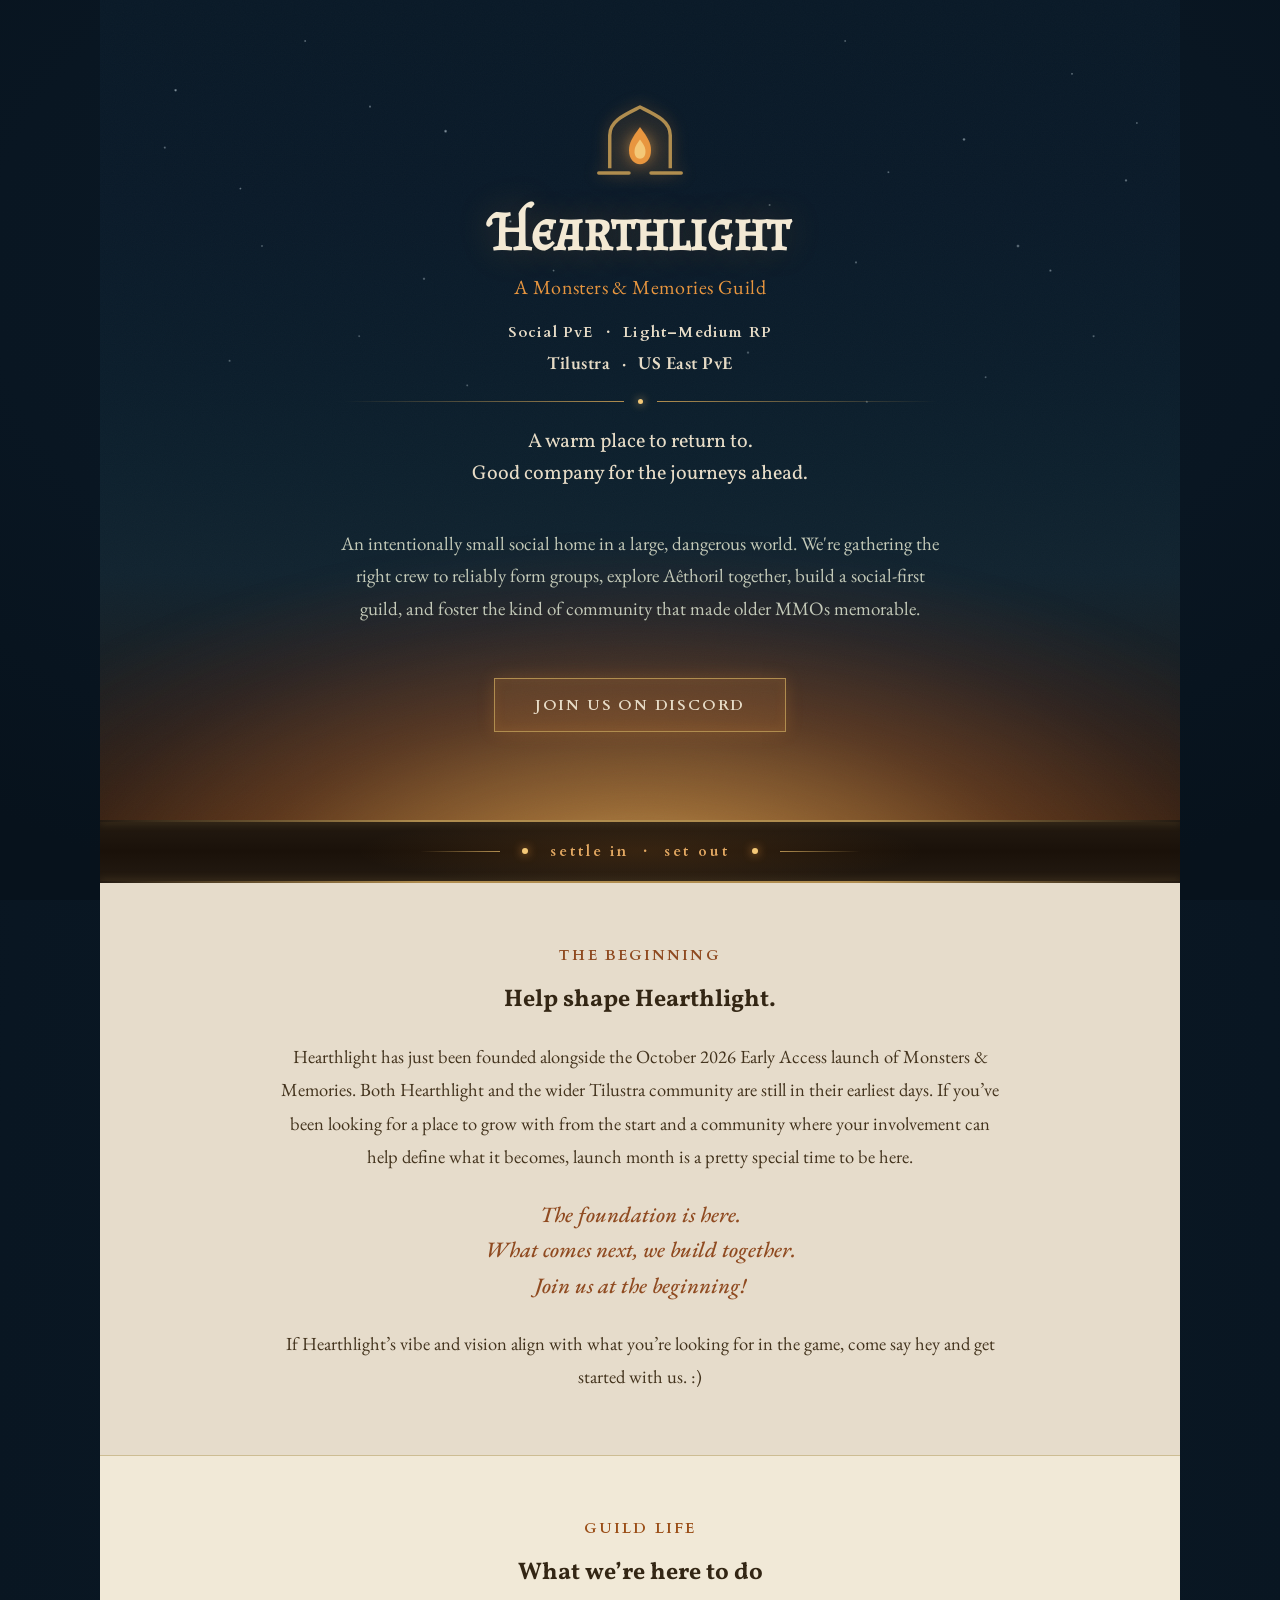
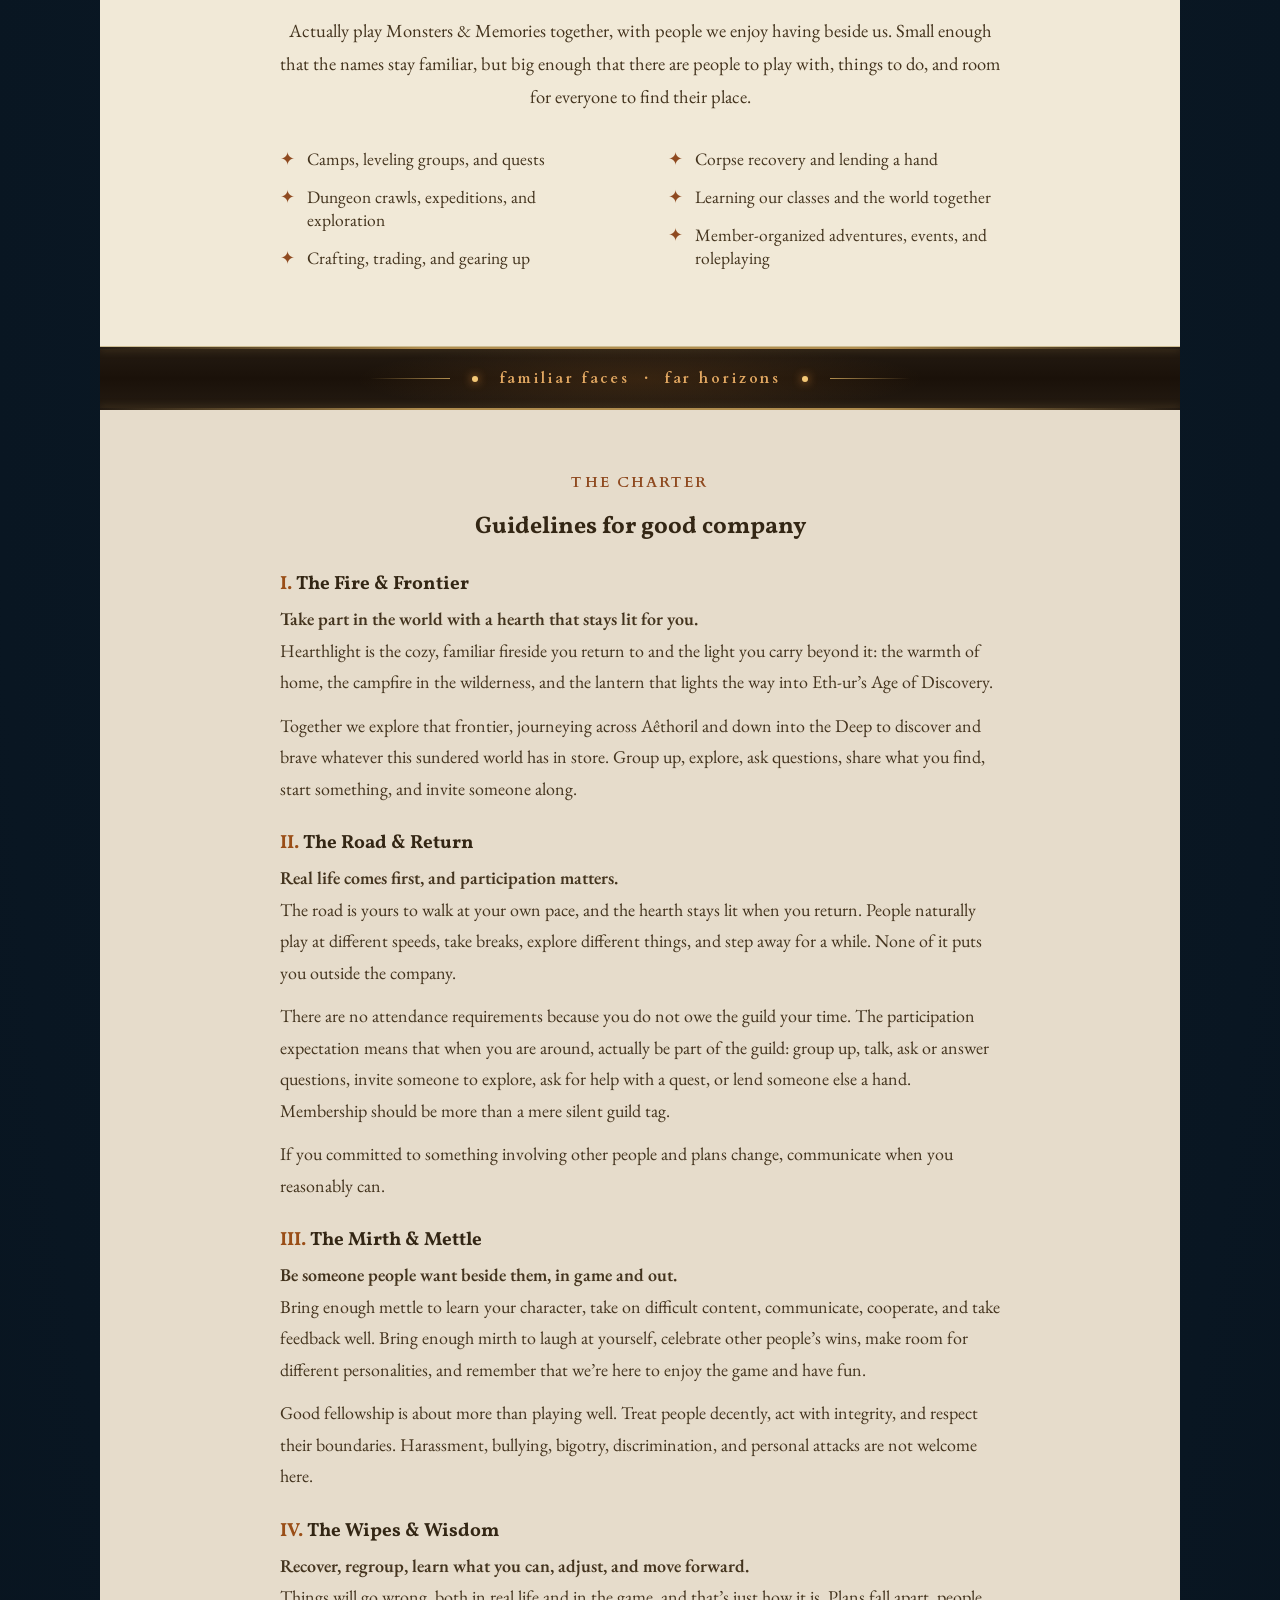
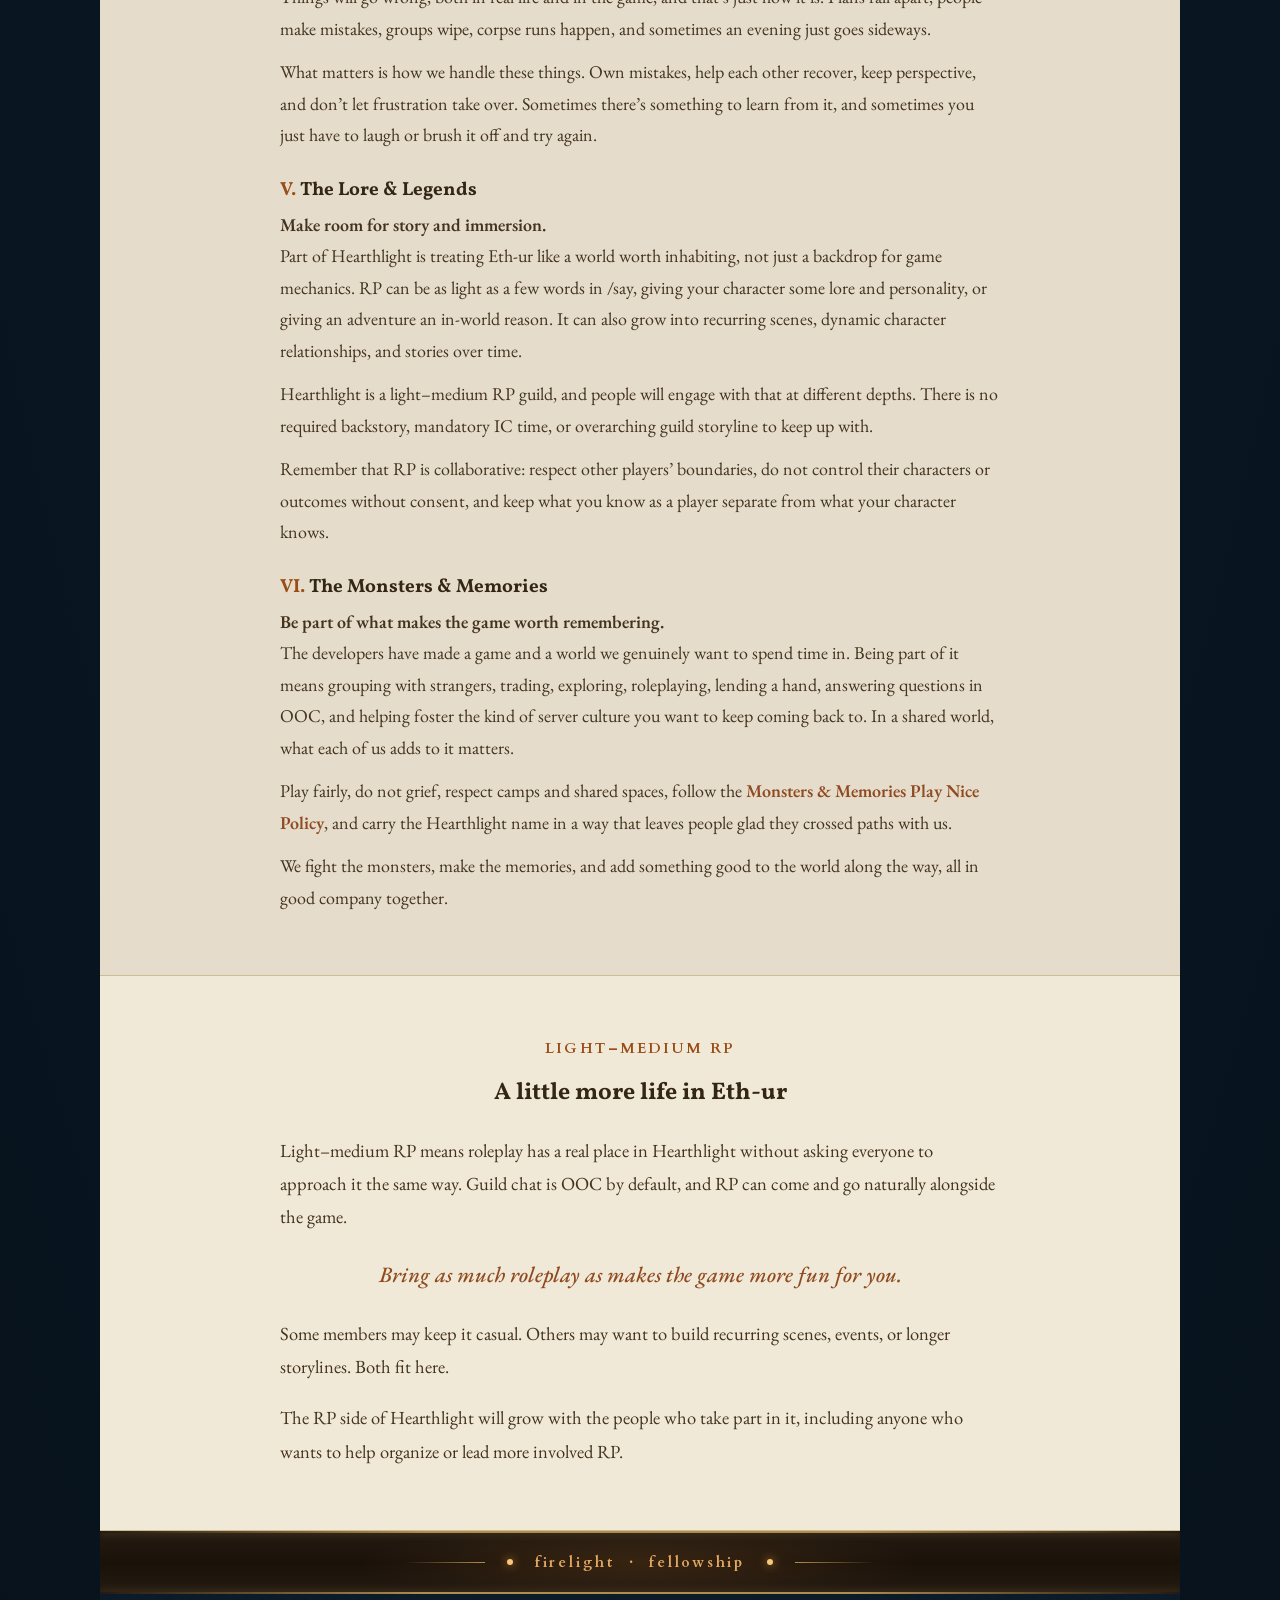
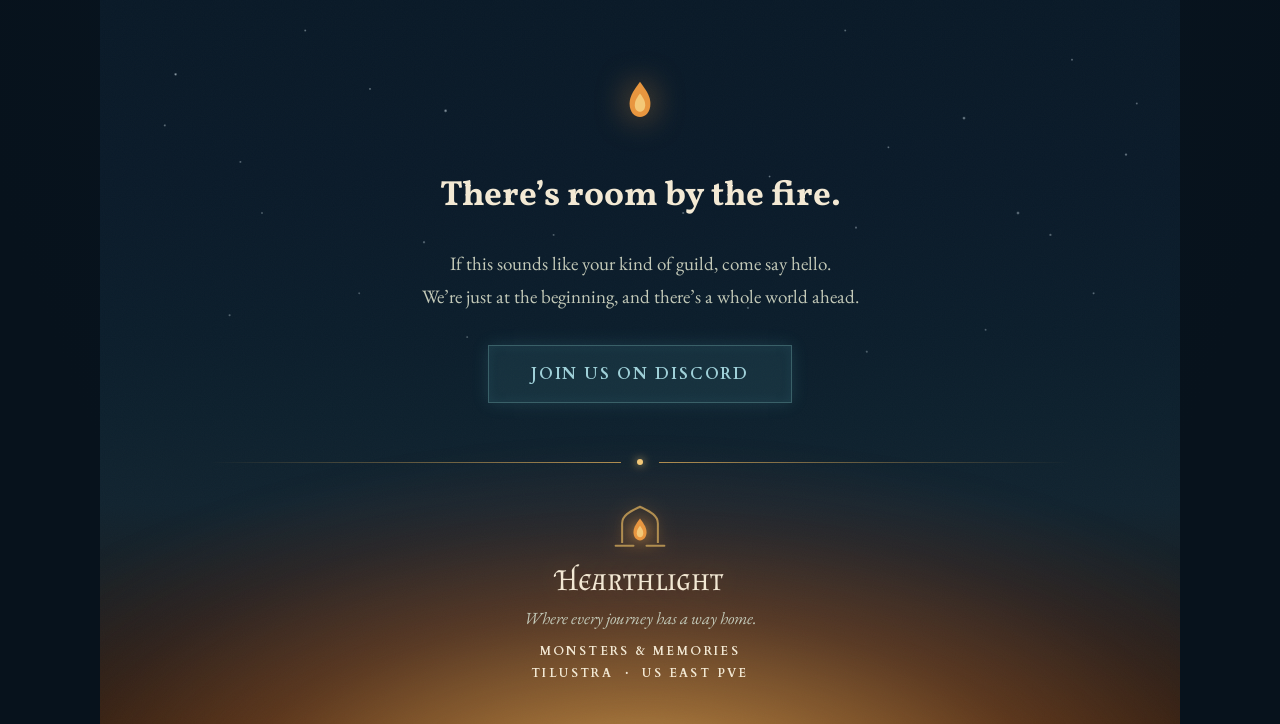
<file: index.html>
<!DOCTYPE html>
<html lang="en">
<head>
  <meta charset="utf-8">
  <meta name="viewport" content="width=device-width, initial-scale=1">
  <title>Hearthlight | Monsters &amp; Memories Guild | Tilustra</title>
  <meta name="description" content="Hearthlight is a new Social PvE and Light–Medium RP guild on Tilustra, US East. Grouping, exploration, and good company in Monsters &amp; Memories.">
  <link rel="canonical" href="https://hearthlightguild.com/">

  <!-- Open Graph (Discord / Facebook / etc.) -->
  <meta property="og:type" content="website">
  <meta property="og:site_name" content="Hearthlight">
  <meta property="og:title" content="Hearthlight · A warm place to return to.">
  <meta property="og:description" content="A new Monsters &amp; Memories guild on Tilustra, US East PvE. Social PvE, Light–Medium RP, and a chance to help shape what comes next.">
  <meta property="og:url" content="https://hearthlightguild.com/">
  <meta property="og:image" content="https://hearthlightguild.com/hearthlight-social.png">
  <meta property="og:image:alt" content="Hearthlight. A warm place to return to. Good company for the journeys ahead. Social PvE and Light–Medium RP on Tilustra.">
  <meta property="og:image:width" content="1200">
  <meta property="og:image:height" content="630">

  <!-- Twitter Card -->
  <meta name="twitter:card" content="summary_large_image">
  <meta name="twitter:title" content="Hearthlight · A warm place to return to.">
  <meta name="twitter:description" content="A new Monsters &amp; Memories guild on Tilustra, US East PvE. Social PvE, Light–Medium RP, and a chance to help shape what comes next.">
  <meta name="twitter:image:alt" content="Hearthlight. A warm place to return to. Good company for the journeys ahead.">
  <meta name="twitter:image" content="https://hearthlightguild.com/hearthlight-social.png">

  <!-- Structured data -->
  <script type="application/ld+json">
{
  "@context": "https://schema.org",
  "@type": "Organization",
  "name": "Hearthlight",
  "description": "Hearthlight is a new Social PvE and Light–Medium RP guild on Tilustra, US East. Grouping, exploration, and good company in Monsters & Memories.",
  "url": "https://hearthlightguild.com/",
  "logo": "https://hearthlightguild.com/hearthlight-mark.svg",
  "foundingDate": "2026-10"
}
  </script>

  <!-- Original flame favicon, with a stable URL for browsers and crawlers. -->
  <link rel="icon" href="favicon.svg" type="image/svg+xml">

  <!-- Discover the four hero typefaces before stylesheet parsing. -->
  <link rel="preload" href="assets/fonts/font-1.woff2" as="font" type="font/woff2" crossorigin>
  <link rel="preload" href="assets/fonts/font-3.woff2" as="font" type="font/woff2" crossorigin>
  <link rel="preload" href="assets/fonts/font-5.woff2" as="font" type="font/woff2" crossorigin>
  <link rel="preload" href="assets/fonts/font-7.woff2" as="font" type="font/woff2" crossorigin>
  <link rel="stylesheet" href="fonts.css">
  <link rel="stylesheet" href="styles.css?v=31dec0de2020">
</head>
<body>
<a class="skip-link" href="#content">Skip to content</a>
<main class="page" id="content">
  <header class="hero" id="top">
    <div class="starfield" aria-hidden="true"></div><div class="ember-glow" aria-hidden="true"></div>
    <div class="hero__inner">
      <span class="logo logo--hero"><svg class="glyph--hero" width="88" height="88" viewBox="0 0 64 64" fill="none" aria-hidden="true">
          <path d="M10 54 L10 30 C10 19.5 21 15 32 9.5 C43 15 54 19.5 54 30 L54 54" stroke="#b08d4f" stroke-width="2.5" stroke-linejoin="round" fill="none"></path>
          <path d="M32 24 C38 32 40 36 40 41 C40 47 36.4 51 32 51 C27.6 51 24 47 24 41 C24 36 26 32 32 24 Z" fill="#e8963f"></path>
          <path d="M32 33 C35 37 36 39 36 42 C36 45.3 34.2 47 32 47 C29.8 47 28 45.3 28 42 C28 39 29 37 32 33 Z" fill="#f4c877"></path>
          <path d="M2 57.5 L24 57.5 M40 57.5 L62 57.5" stroke="#b08d4f" stroke-width="2.5" stroke-linecap="round"></path>
        </svg></span>
      <h1 class="wordmark wordmark--hero">Hearthlight</h1>
      <p class="hero__subtitle">A <a class="mmlink" href="https://monstersandmemories.com" target="_blank" rel="noopener">Monsters &amp; Memories</a> Guild</p>
      <p class="hero__identity">Social PvE <span aria-hidden="true">·</span> Light–Medium RP</p>
      <p class="hero__server">Tilustra <span aria-hidden="true">·</span> US East PvE</p>
      <div class="divider hero__divider" aria-hidden="true"><div class="divider__line divider__line--left"></div><div class="divider__dot"></div><div class="divider__line divider__line--right"></div></div>
      <p class="motto">A warm place to return to.<br>Good company for the journeys ahead.</p>
      <p class="hero__desc">An intentionally small social home in a large, dangerous world. We're gathering the right crew to reliably form groups, explore Aêthoril together, build a social-first guild, and foster the kind of community that made older MMOs memorable.</p>
      <div class="cta-row" data-discord-actions><a class="cta" data-discord href="https://discord.gg/GQsk74s2hz" target="_blank" rel="noopener noreferrer">JOIN US ON DISCORD</a></div>
    </div>
  </header>
  <div class="strip" aria-hidden="true">
    <div class="strip__rule strip__rule--top rule-brass"></div>
    <div class="strip__rule strip__rule--bottom rule-brass"></div>
    <div class="strip__glow"></div>
    <div class="strip__seg strip__seg--l"></div><div class="strip__dot"></div>
    <div class="strip__text">settle in&nbsp;&nbsp;·&nbsp;&nbsp;set out</div>
    <div class="strip__dot"></div><div class="strip__seg strip__seg--r"></div>
  </div>
  <div class="body">
    <section class="section section--deep" id="beginnings" aria-labelledby="founding-title">
      <div class="section-head"><div class="eyebrow">THE BEGINNING</div><h2 class="heading" id="founding-title">Help shape Hearthlight.</h2></div>
      <div class="section-prose founding-prose">
        <p>Hearthlight has just been founded alongside the October 2026 Early Access launch of Monsters &amp; Memories. Both Hearthlight and the wider Tilustra community are still in their earliest days. If you’ve been looking for a place to grow with from the start and a community where your involvement can help define what it becomes, launch month is a pretty special time to be here.</p>
        <blockquote class="founding-quote">The foundation is here.<br>What comes next, we build together.<br>Join us at the beginning!</blockquote>
        <p>If Hearthlight’s vibe and vision align with what you’re looking for in the game, come say hey and get started with us. :)</p>
      </div>
    </section>
    <section class="section" id="guild-life" aria-labelledby="life-title">
      <div class="section-head"><div class="eyebrow">GUILD LIFE</div><h2 class="heading" id="life-title">What we’re here to do</h2></div>
      <p class="lede gl__intro">Actually play Monsters &amp; Memories together, with people we enjoy having beside us. Small enough that the names stay familiar, but big enough that there are people to play with, things to do, and room for everyone to find their place.</p>
      <ul class="dolist">
        <li class="dolist__item"><span class="mark" aria-hidden="true">✦</span>Camps, leveling groups, and quests</li>
        <li class="dolist__item"><span class="mark" aria-hidden="true">✦</span>Dungeon crawls, expeditions, and exploration</li>
        <li class="dolist__item"><span class="mark" aria-hidden="true">✦</span>Crafting, trading, and gearing up</li>
        <li class="dolist__item"><span class="mark" aria-hidden="true">✦</span>Corpse recovery and lending a hand</li>
        <li class="dolist__item"><span class="mark" aria-hidden="true">✦</span>Learning our classes and the world together</li>
        <li class="dolist__item"><span class="mark" aria-hidden="true">✦</span>Member-organized adventures, events, and roleplaying</li>
      </ul>
    </section>
  <div class="strip" aria-hidden="true">
    <div class="strip__rule strip__rule--top rule-brass"></div>
    <div class="strip__rule strip__rule--bottom rule-brass"></div>
    <div class="strip__glow"></div>
    <div class="strip__seg strip__seg--l"></div><div class="strip__dot"></div>
    <div class="strip__text">familiar faces&nbsp;&nbsp;·&nbsp;&nbsp;far horizons</div>
    <div class="strip__dot"></div><div class="strip__seg strip__seg--r"></div>
  </div>
    <section class="section section--deep" id="our-ways" aria-labelledby="ways-title">
      <div class="section-head"><div class="eyebrow">THE CHARTER</div><h2 class="heading" id="ways-title">Guidelines for good company</h2></div>
      <div class="charter-list">
        <div>
          <h3 class="charter-item__title"><span class="num">I.</span> The Fire &amp; Frontier</h3>
          <div class="charter-item__desc">
            <p><strong>Take part in the world with a hearth that stays lit for you.</strong><br>Hearthlight is the cozy, familiar fireside you return to and the light you carry beyond it: the warmth of home, the campfire in the wilderness, and the lantern that lights the way into Eth-ur’s Age of Discovery.</p>
            <p>Together we explore that frontier, journeying across Aêthoril and down into the Deep to discover and brave whatever this sundered world has in store. Group up, explore, ask questions, share what you find, start something, and invite someone along.</p>
          </div>
        </div>
        <div>
          <h3 class="charter-item__title"><span class="num">II.</span> The Road &amp; Return</h3>
          <div class="charter-item__desc">
            <p><strong>Real life comes first, and participation matters.</strong><br>The road is yours to walk at your own pace, and the hearth stays lit when you return. People naturally play at different speeds, take breaks, explore different things, and step away for a while. None of it puts you outside the company.</p>
            <p>There are no attendance requirements because you do not owe the guild your time. The participation expectation means that when you are around, actually be part of the guild: group up, talk, ask or answer questions, invite someone to explore, ask for help with a quest, or lend someone else a hand. Membership should be more than a mere silent guild tag.</p>
            <p>If you committed to something involving other people and plans change, communicate when you reasonably can.</p>
          </div>
        </div>
        <div>
          <h3 class="charter-item__title"><span class="num">III.</span> The Mirth &amp; Mettle</h3>
          <div class="charter-item__desc">
            <p><strong>Be someone people want beside them, in game and out.</strong><br>Bring enough mettle to learn your character, take on difficult content, communicate, cooperate, and take feedback well. Bring enough mirth to laugh at yourself, celebrate other people’s wins, make room for different personalities, and remember that we’re here to enjoy the game and have fun.</p>
            <p>Good fellowship is about more than playing well. Treat people decently, act with integrity, and respect their boundaries. Harassment, bullying, bigotry, discrimination, and personal attacks are not welcome here.</p>
          </div>
        </div>
        <div>
          <h3 class="charter-item__title"><span class="num">IV.</span> The Wipes &amp; Wisdom</h3>
          <div class="charter-item__desc">
            <p><strong>Recover, regroup, learn what you can, adjust, and move forward.</strong><br>Things will go wrong, both in real life and in the game, and that’s just how it is. Plans fall apart, people make mistakes, groups wipe, corpse runs happen, and sometimes an evening just goes sideways.</p>
            <p>What matters is how we handle these things. Own mistakes, help each other recover, keep perspective, and don’t let frustration take over. Sometimes there’s something to learn from it, and sometimes you just have to laugh or brush it off and try again.</p>
          </div>
        </div>
        <div>
          <h3 class="charter-item__title"><span class="num">V.</span> The Lore &amp; Legends</h3>
          <div class="charter-item__desc">
            <p><strong>Make room for story and immersion.</strong><br>Part of Hearthlight is treating Eth-ur like a world worth inhabiting, not just a backdrop for game mechanics. RP can be as light as a few words in /say, giving your character some lore and personality, or giving an adventure an in-world reason. It can also grow into recurring scenes, dynamic character relationships, and stories over time.</p>
            <p>Hearthlight is a light–medium RP guild, and people will engage with that at different depths. There is no required backstory, mandatory IC time, or overarching guild storyline to keep up with.</p>
            <p>Remember that RP is collaborative: respect other players’ boundaries, do not control their characters or outcomes without consent, and keep what you know as a player separate from what your character knows.</p>
          </div>
        </div>
        <div>
          <h3 class="charter-item__title"><span class="num">VI.</span> The Monsters &amp; Memories</h3>
          <div class="charter-item__desc">
            <p><strong>Be part of what makes the game worth remembering.</strong><br>The developers have made a game and a world we genuinely want to spend time in. Being part of it means grouping with strangers, trading, exploring, roleplaying, lending a hand, answering questions in OOC, and helping foster the kind of server culture you want to keep coming back to. In a shared world, what each of us adds to it matters.</p>
            <p>Play fairly, do not grief, respect camps and shared spaces, follow the <a class="policy-link" href="https://account2.monstersandmemories.com/policy/pnp" target="_blank" rel="noopener noreferrer" title="Monsters &amp; Memories Play Nice Policy">Monsters &amp; Memories Play Nice Policy</a>, and carry the Hearthlight name in a way that leaves people glad they crossed paths with us.</p>
            <p>We fight the monsters, make the memories, and add something good to the world along the way, all in good company together.</p>
          </div>
        </div>
      </div>
    </section>
    <section class="section" id="roleplay" aria-labelledby="rp-title">
      <div class="section-head"><div class="eyebrow">LIGHT–MEDIUM RP</div><h2 class="heading" id="rp-title">A little more life in Eth-ur</h2></div>
      <div class="section-prose rp-prose">
        <p>Light–medium RP means roleplay has a real place in Hearthlight without asking everyone to approach it the same way. Guild chat is OOC by default, and RP can come and go naturally alongside the game.</p>
        <blockquote class="rp-quote"><strong>Bring as much roleplay as makes the game more fun for you.</strong></blockquote>
        <p>Some members may keep it casual. Others may want to build recurring scenes, events, or longer storylines. Both fit here.</p>
        <p>The RP side of Hearthlight will grow with the people who take part in it, including anyone who wants to help organize or lead more involved RP.</p>
      </div>
    </section>
  </div>
  <div class="strip" aria-hidden="true">
    <div class="strip__rule strip__rule--top rule-brass"></div>
    <div class="strip__rule strip__rule--bottom rule-brass"></div>
    <div class="strip__glow"></div>
    <div class="strip__seg strip__seg--l"></div><div class="strip__dot"></div>
    <div class="strip__text">firelight&nbsp;&nbsp;·&nbsp;&nbsp;fellowship</div>
    <div class="strip__dot"></div><div class="strip__seg strip__seg--r"></div>
  </div>
  <footer class="footer" id="join" aria-labelledby="join-title">
    <div class="starfield" aria-hidden="true"></div><div class="ember-glow" aria-hidden="true"></div>
    <div class="footer__inner">
      <svg class="glyph--footer-flame" width="40" height="52" viewBox="18 18 28 40" fill="none" aria-hidden="true">
        <path d="M32 24 C38 32 40 36 40 41 C40 47 36.4 51 32 51 C27.6 51 24 47 24 41 C24 36 26 32 32 24 Z" fill="#e8963f"></path>
        <path d="M32 33 C35 37 36 39 36 42 C36 45.3 34.2 47 32 47 C29.8 47 28 45.3 28 42 C28 39 29 37 32 33 Z" fill="#f4c877"></path>
      </svg>
      <h2 class="footer__headline" id="join-title">There’s room by the fire.</h2>
      <p class="footer__body">If this sounds like your kind of guild, come say hello.<br>We’re just at the beginning, and there’s a whole world ahead.</p>
      <div class="footer__cta-wrap" data-discord-actions><a class="cta cta--cool" data-discord href="https://discord.gg/GQsk74s2hz" target="_blank" rel="noopener noreferrer">JOIN US ON DISCORD</a></div>
    </div>
    <div class="colophon">
      <div class="colophon__divider" aria-hidden="true"><div class="divider__line divider__line--left"></div><div class="divider__dot"></div><div class="divider__line divider__line--right"></div></div>
      <span class="logo"><svg class="glyph--colophon" width="52" height="52" viewBox="0 0 64 64" fill="none" aria-hidden="true">
          <path d="M10 54 L10 30 C10 19.5 21 15 32 9.5 C43 15 54 19.5 54 30 L54 54" stroke="#b08d4f" stroke-width="2.5" stroke-linejoin="round" fill="none"></path>
          <path d="M32 24 C38 32 40 36 40 41 C40 47 36.4 51 32 51 C27.6 51 24 47 24 41 C24 36 26 32 32 24 Z" fill="#e8963f"></path>
          <path d="M32 33 C35 37 36 39 36 42 C36 45.3 34.2 47 32 47 C29.8 47 28 45.3 28 42 C28 39 29 37 32 33 Z" fill="#f4c877"></path>
          <path d="M2 57.5 L24 57.5 M40 57.5 L62 57.5" stroke="#b08d4f" stroke-width="2.5" stroke-linecap="round"></path>
        </svg></span>
      <div class="wordmark wordmark--footer"><a href="#top" class="to-top" aria-label="Hearthlight, back to top">Hearthlight</a></div>
      <div class="colophon__tag">Where every journey has a way home.</div>
      <div class="colophon__meta"><a class="mmlink" href="https://monstersandmemories.com" target="_blank" rel="noopener">MONSTERS &amp; MEMORIES</a><br>TILUSTRA <span aria-hidden="true">·</span> US EAST PVE</div>
    </div>
  </footer>
</main>
<script src="app.js" defer></script>
</body>
</html>
</file>
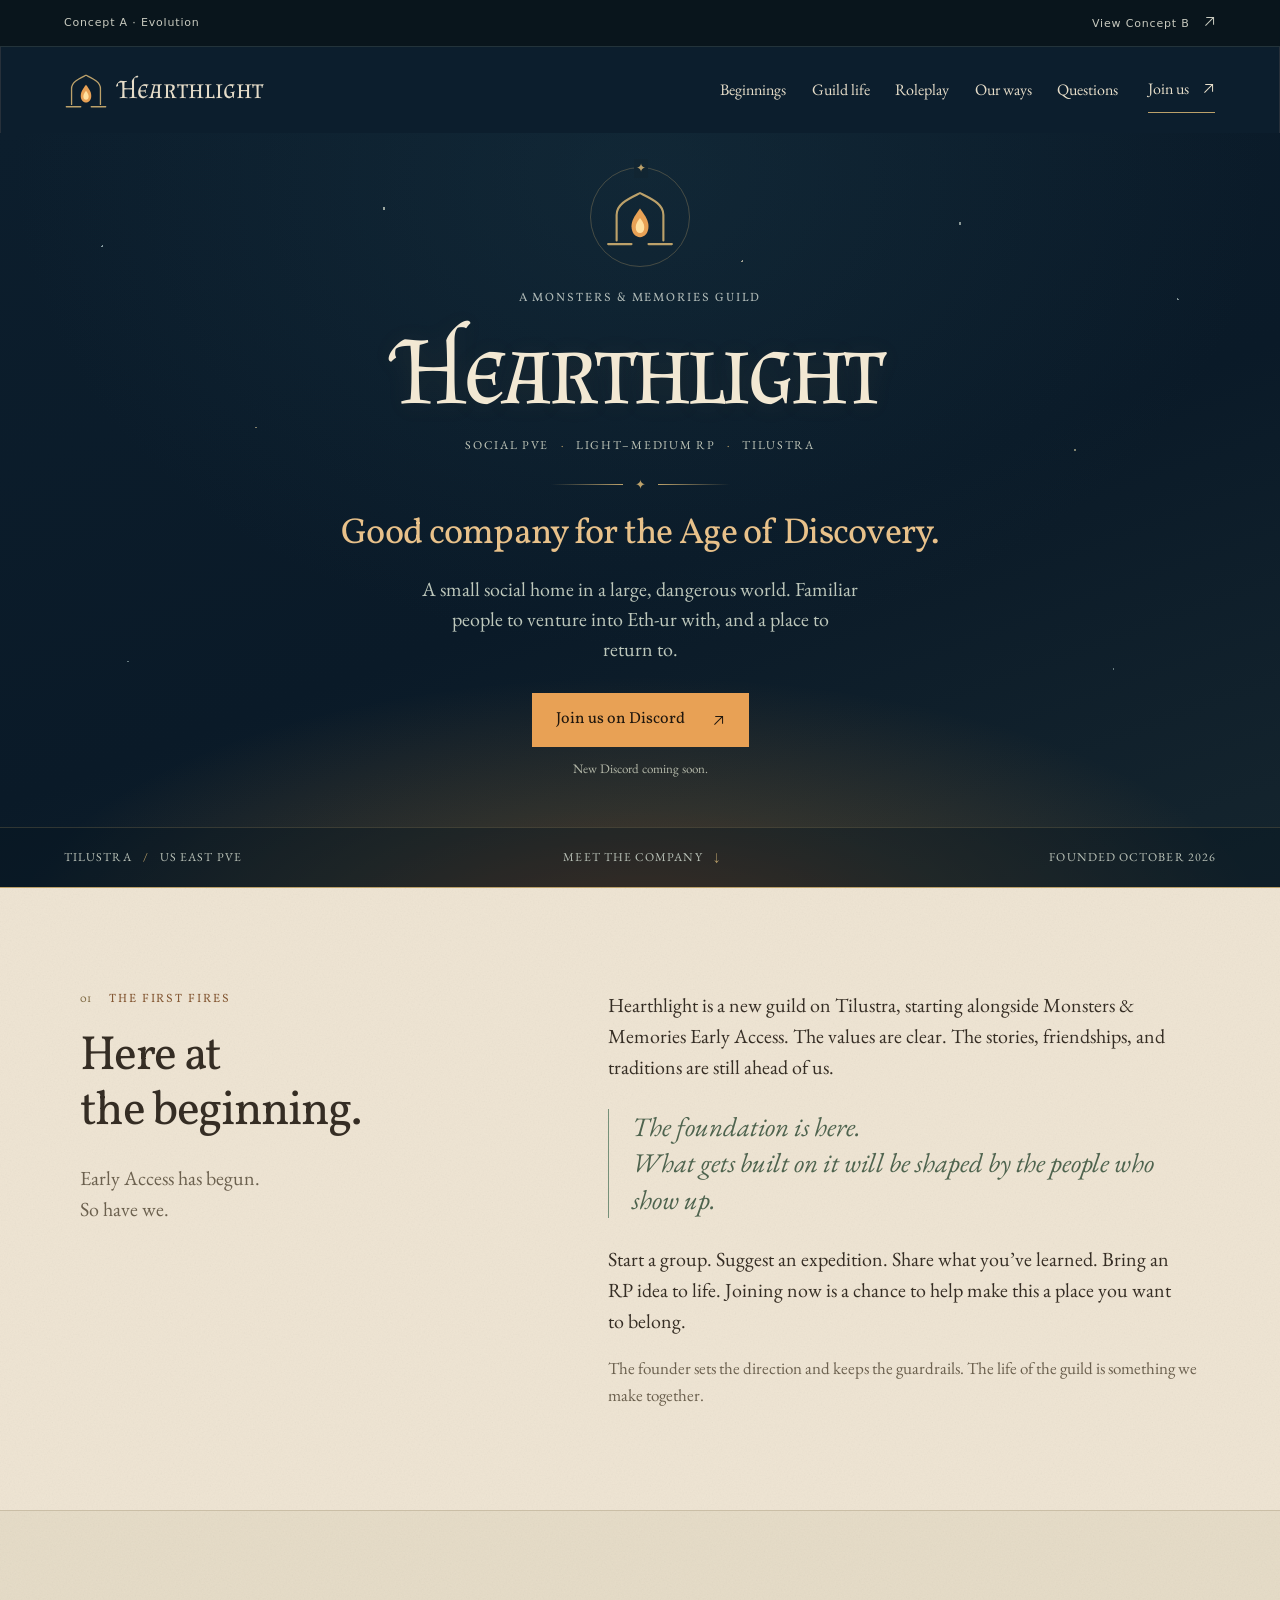
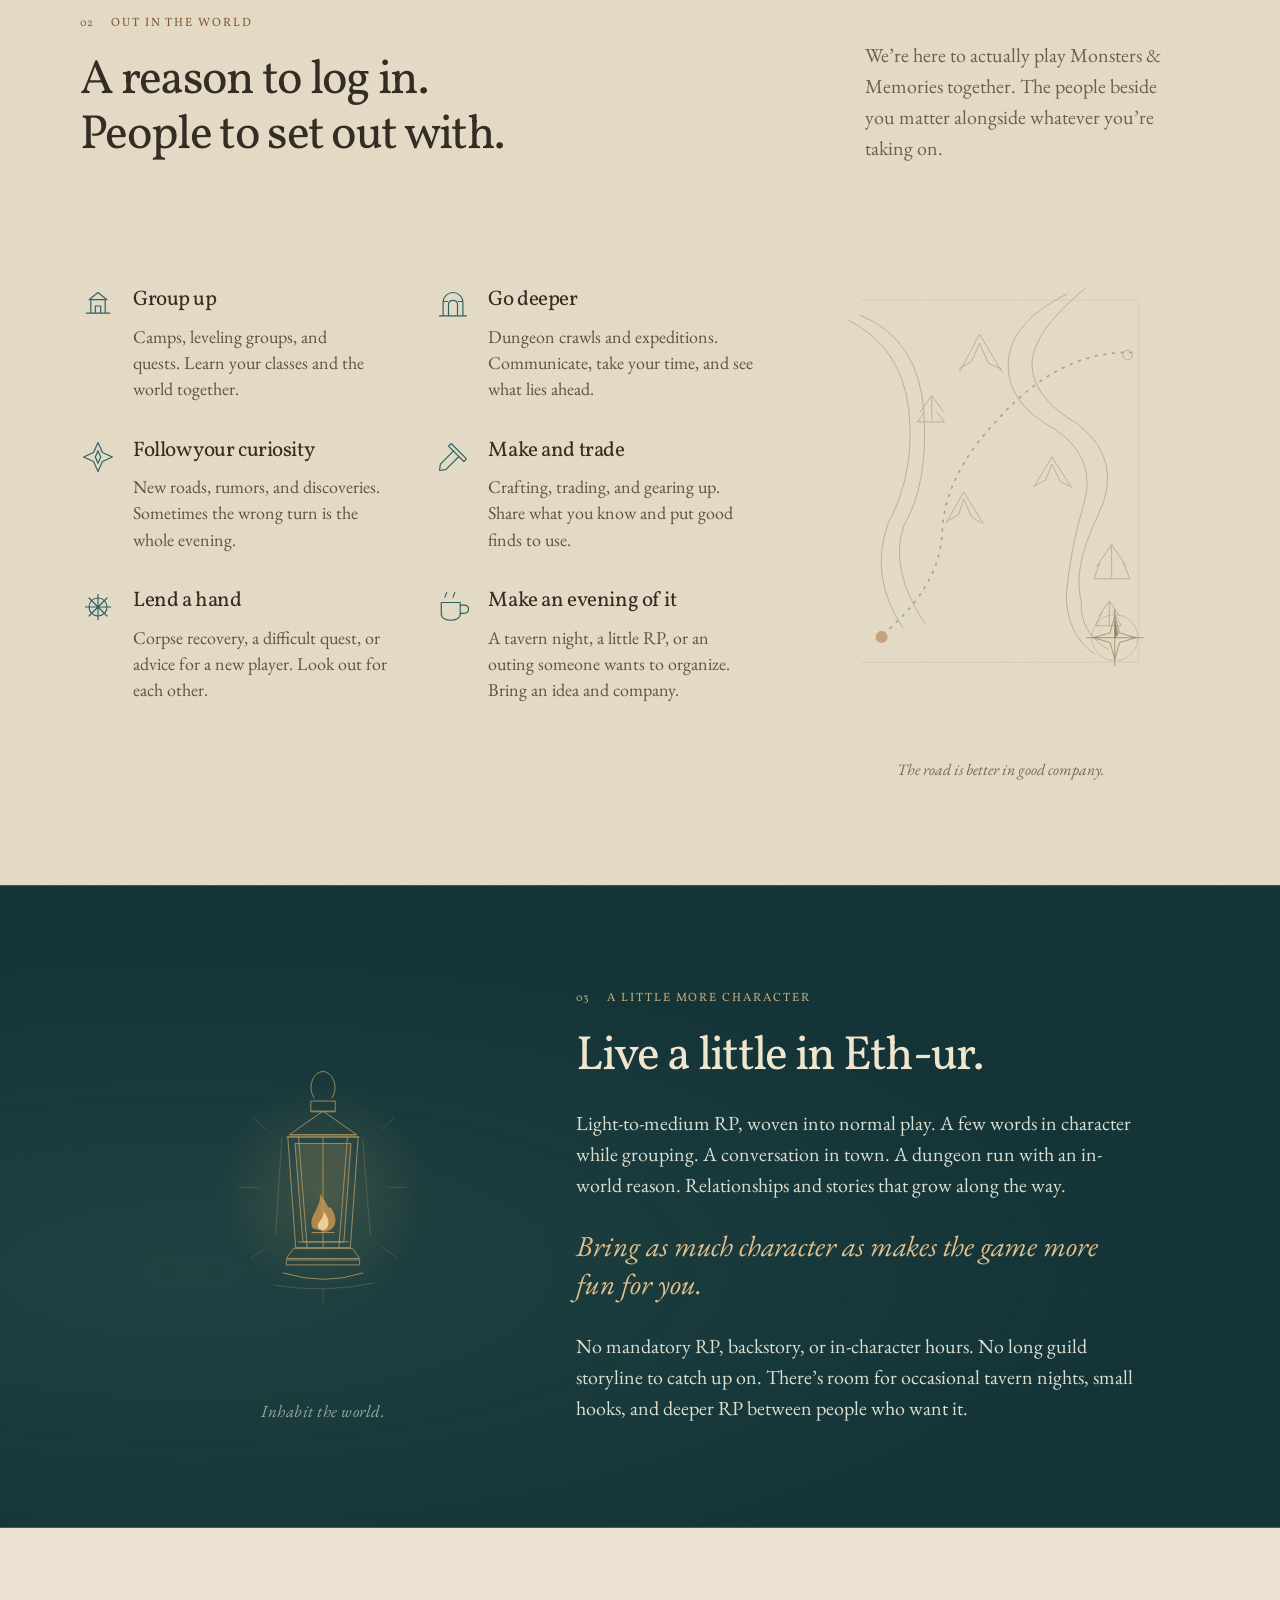
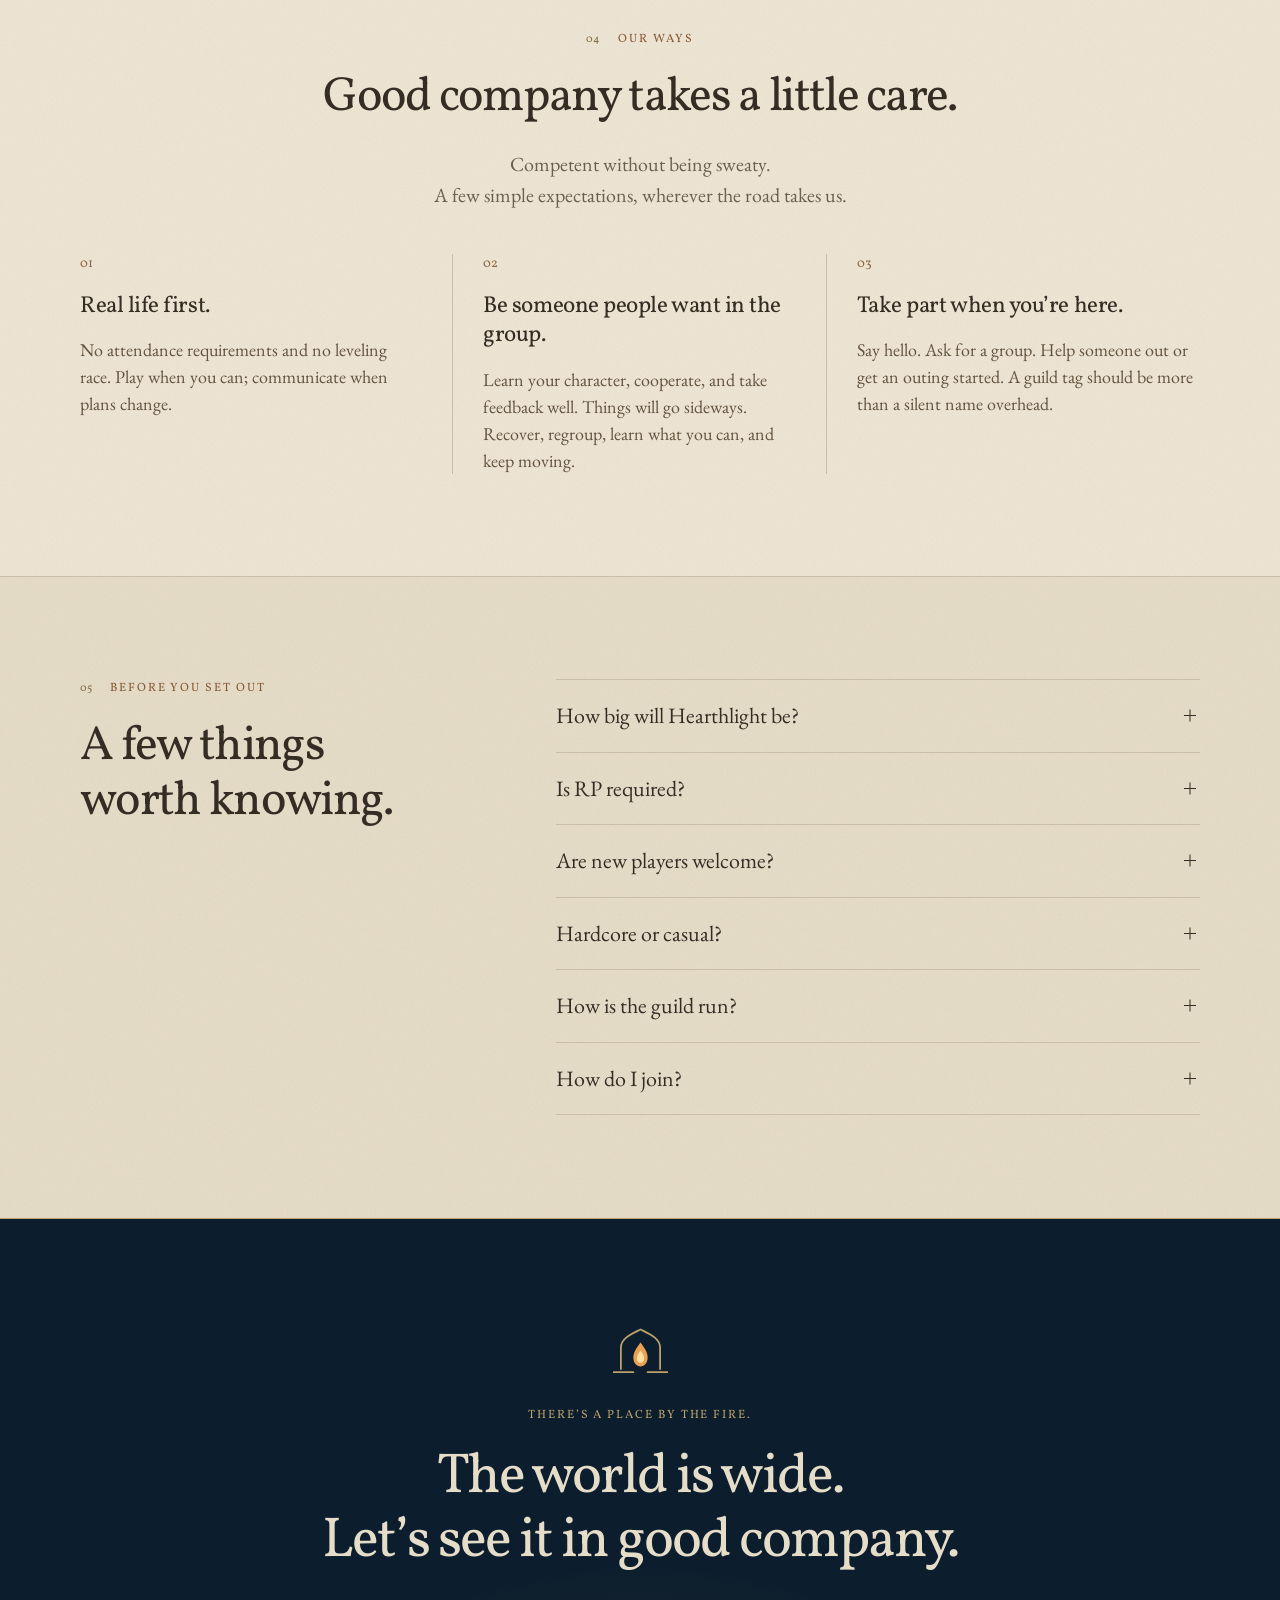
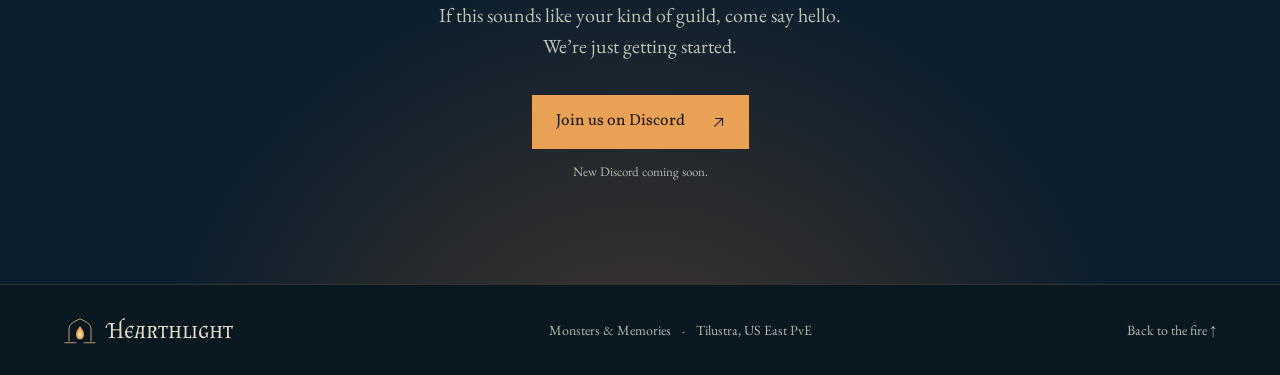
<file: concept-a/index.html>
<!doctype html>
<html lang="en">
<head>
  <meta charset="utf-8">
  <meta name="viewport" content="width=device-width, initial-scale=1">
  <meta name="robots" content="noindex,nofollow">
  <meta name="description" content="Hearthlight, a new social PvE and light-to-medium RP guild in Monsters &amp; Memories. Tilustra, US East PvE. Good company for the Age of Discovery.">
  <meta name="theme-color" content="#0c1b24">
  <title>Hearthlight · Concept A · Evolution</title>
  <link rel="icon" href="../concepts/assets/favicon.svg" type="image/svg+xml">
  <link rel="stylesheet" href="../concepts/fonts.css">
  <link rel="stylesheet" href="../concepts/shared.css">
  <link rel="stylesheet" href="../concepts/a.css">
  <script src="../concepts/config.js" defer></script>
  <script src="../concepts/shared.js" defer></script>
</head>
<body class="concept-a">
<a class="skip-link" href="#main">Skip to content</a>
<div class="draft-bar"><div class="draft-inner"><span>Concept A <span class="draft-name">· Evolution</span></span><a href="../concept-b/">View Concept B <span aria-hidden="true"><svg class="arrow-out" viewBox="0 0 16 16" fill="none" stroke="currentColor" stroke-width="1.25"><path d="M3 13 13 3M4 3h9v9"/></svg></span></a></div></div>
<header class="site-header">
  <a class="brand" href="#top" aria-label="Hearthlight, back to top"><svg class="hearth-mark" viewBox="0 0 64 64" fill="none" aria-hidden="true"><path d="M10 54V30C10 19.5 21 15 32 9.5C43 15 54 19.5 54 30V54M2 57.5H24M40 57.5H62" stroke="currentColor" stroke-width="2" stroke-linecap="round" stroke-linejoin="round"/><path class="flame" d="M32 24C38 32 40 36 40 41C40 47 36.4 51 32 51C27.6 51 24 47 24 41C24 36 26 32 32 24Z"/><path class="flame-inner" d="M32 33C35 37 36 39 36 42C36 45.3 34.2 47 32 47C29.8 47 28 45.3 28 42C28 39 29 37 32 33Z"/></svg><span>Hearthlight</span></a>
  <button class="menu-toggle" type="button" aria-expanded="false" aria-controls="site-nav">Menu <span aria-hidden="true">+</span></button>
  <nav id="site-nav" aria-label="Main navigation"><a href="#beginnings">Beginnings</a><a href="#guild-life">Guild life</a><a href="#roleplay">Roleplay</a><a href="#culture">Our ways</a><a href="#questions">Questions</a><a class="nav-join" href="#join" data-discord>Join us <span aria-hidden="true"><svg class="arrow-out" viewBox="0 0 16 16" fill="none" stroke="currentColor" stroke-width="1.25"><path d="M3 13 13 3M4 3h9v9"/></svg></span></a></nav>
</header>
<main id="main">
<section class="hero" id="top" aria-labelledby="hero-title">
  <div class="hero-scene" aria-hidden="true"></div><div class="hero-stars" aria-hidden="true"></div>
  <div class="hero-content">
    <div class="hero-emblem" aria-hidden="true"><svg class="hearth-mark" viewBox="0 0 64 64" fill="none" aria-hidden="true"><path d="M10 54V30C10 19.5 21 15 32 9.5C43 15 54 19.5 54 30V54M2 57.5H24M40 57.5H62" stroke="currentColor" stroke-width="2" stroke-linecap="round" stroke-linejoin="round"/><path class="flame" d="M32 24C38 32 40 36 40 41C40 47 36.4 51 32 51C27.6 51 24 47 24 41C24 36 26 32 32 24Z"/><path class="flame-inner" d="M32 33C35 37 36 39 36 42C36 45.3 34.2 47 32 47C29.8 47 28 45.3 28 42C28 39 29 37 32 33Z"/></svg><span class="emblem-orbit"></span></div>
    <p class="eyebrow hero-game">A Monsters &amp; Memories guild</p>
    <h1 class="wordmark" id="hero-title">Hearthlight</h1>
    <p class="hero-identity">Social PvE <span>·</span> Light–Medium RP <span>·</span> Tilustra</p>
    <div class="ornament" aria-hidden="true"><span></span>✦<span></span></div>
    <p class="tagline">Good company for<br class="a-break"> the Age of Discovery.</p>
    <p class="hero-description">A small social home in a large, dangerous world. Familiar people to venture into Eth-ur with, and a place to return to.</p>
    <div class="hero-action"><a class="button" href="#join" data-discord>Join us on Discord <span aria-hidden="true"><svg class="arrow-out" viewBox="0 0 16 16" fill="none" stroke="currentColor" stroke-width="1.25"><path d="M3 13 13 3M4 3h9v9"/></svg></span></a><span class="invite-note" data-invite-status>New Discord coming soon.</span></div>
  </div>
  <div class="hero-foot"><span>Tilustra <span aria-hidden="true">/</span> US East PvE</span><a href="#beginnings">Meet the company <span aria-hidden="true">↓</span></a><span>Founded October 2026</span></div>
</section>
<section class="founding section" id="beginnings" aria-labelledby="founding-title">
  <div class="section-inner founding-layout">
    <div class="section-heading"><p class="eyebrow"><span class="section-index">01</span> The first fires</p><h2 id="founding-title">Here at<br>the beginning.</h2><p class="section-intro">Early Access has begun.<br>So have we.</p></div>
    <div class="founding-copy"><p>Hearthlight is a new guild on Tilustra, starting alongside Monsters &amp; Memories Early Access. The values are clear. The stories, friendships, and traditions are still ahead of us.</p><blockquote>The foundation is here.<br>What gets built on it will be shaped by the people who show up.</blockquote><p>Start a group. Suggest an expedition. Share what you’ve learned. Bring an RP idea to life. Joining now is a chance to help make this a place you want to belong.</p><p class="founding-last">The founder sets the direction and keeps the guardrails. The life of the guild is something we make together.</p></div>
  </div>
</section>
<section class="guild-life section" id="guild-life" aria-labelledby="life-title">
  <div class="section-inner">
    <div class="life-heading"><div class="section-heading"><p class="eyebrow"><span class="section-index">02</span> Out in the world</p><h2 id="life-title">A reason to log in.<br>People to set out with.</h2></div><p class="section-intro">We’re here to actually play Monsters &amp; Memories together. The people beside you matter alongside whatever you’re taking on.</p></div>
    <div class="life-layout"><ul class="activities"><li class="activity"><svg viewBox="0 0 40 40" fill="none" stroke="currentColor" stroke-width="1.3" stroke-linecap="round" stroke-linejoin="round" aria-hidden="true"><path d="M7 28h26M12 27V13h16v14M10 13l10-8 10 8M17 28v-8h6v8"/></svg><div><h3>Group up</h3><p>Camps, leveling groups, and quests. Learn your classes and the world together.</p></div></li><li class="activity"><svg viewBox="0 0 40 40" fill="none" stroke="currentColor" stroke-width="1.3" stroke-linecap="round" stroke-linejoin="round" aria-hidden="true"><path d="M9 31V16C9 9 15 5 20 5s11 4 11 11v15M5 31h30M15 31V19c0-7 10-7 10 0v12M9 15h5m12 0h5"/></svg><div><h3>Go deeper</h3><p>Dungeon crawls and expeditions. Communicate, take your time, and see what lies ahead.</p></div></li><li class="activity"><svg viewBox="0 0 40 40" fill="none" stroke="currentColor" stroke-width="1.3" stroke-linecap="round" stroke-linejoin="round" aria-hidden="true"><path d="m20 4 5 11 11 5-11 5-5 11-5-11-11-5 11-5Z"/><path d="m20 13 3 7-3 7-3-7Z"/></svg><div><h3>Follow your curiosity</h3><p>New roads, rumors, and discoveries. Sometimes the wrong turn is the whole evening.</p></div></li><li class="activity"><svg viewBox="0 0 40 40" fill="none" stroke="currentColor" stroke-width="1.3" stroke-linecap="round" stroke-linejoin="round" aria-hidden="true"><path d="m6 28 15-15m-6-5 3-3 17 17-3 3ZM6 28l-1 7 7-1 14-14M5 35l7-1"/></svg><div><h3>Make and trade</h3><p>Crafting, trading, and gearing up. Share what you know and put good finds to use.</p></div></li><li class="activity"><svg viewBox="0 0 40 40" fill="none" stroke="currentColor" stroke-width="1.3" stroke-linecap="round" stroke-linejoin="round" aria-hidden="true"><path d="M20 6v28M6 20h28M10 10l20 20m-20 0 20-20"/><circle cx="20" cy="20" r="10"/></svg><div><h3>Lend a hand</h3><p>Corpse recovery, a difficult quest, or advice for a new player. Look out for each other.</p></div></li><li class="activity"><svg viewBox="0 0 40 40" fill="none" stroke="currentColor" stroke-width="1.3" stroke-linecap="round" stroke-linejoin="round" aria-hidden="true"><path d="M7 15h21v13c0 9-21 9-21 0ZM28 18h4c7 0 7 9 0 9h-4M11 9l2-5m7 5 2-5"/></svg><div><h3>Make an evening of it</h3><p>A tavern night, a little RP, or an outing someone wants to organize. Bring an idea and company.</p></div></li></ul><div class="field-map" aria-hidden="true"><img src="../concepts/assets/field-map.svg" alt="" loading="lazy" width="480" height="560"><span class="map-caption">The road is better in good company.</span></div></div>
  </div>
</section>
<section class="roleplay section" id="roleplay" aria-labelledby="rp-title">
  <div class="section-inner rp-layout">
    <div class="rp-illustration" aria-hidden="true"><img src="../concepts/assets/lantern.svg" alt="" loading="lazy" width="320" height="400"><span>Inhabit the world.</span></div>
    <div class="rp-copy"><p class="eyebrow"><span class="section-index">03</span> A little more character</p><h2 id="rp-title">Live a little<br> in Eth-ur.</h2><p>Light-to-medium RP, woven into normal play. A few words in character while grouping. A conversation in town. A dungeon run with an in-world reason. Relationships and stories that grow along the way.</p><blockquote>Bring as much character as makes the game more fun for you.</blockquote><p>No mandatory RP, backstory, or in-character hours. No long guild storyline to catch up on. There’s room for occasional tavern nights, small hooks, and deeper RP between people who want it.</p></div>
  </div>
</section>
<section class="culture section" id="culture" aria-labelledby="culture-title">
  <div class="section-inner"><div class="section-heading"><p class="eyebrow"><span class="section-index">04</span> Our ways</p><h2 id="culture-title">Good company takes a little care.</h2><p class="section-intro">Competent without being sweaty.<br>A few simple expectations, wherever the road takes us.</p></div><ol class="principles"><li><span class="principle-number" aria-hidden="true">01</span><div><h3>Real life first.</h3><p>No attendance requirements and no leveling race. Play when you can; communicate when plans change.</p></div></li><li><span class="principle-number" aria-hidden="true">02</span><div><h3>Be someone people want in the group.</h3><p>Learn your character, cooperate, and take feedback well. Things will go sideways. Recover, regroup, learn what you can, and keep moving.</p></div></li><li><span class="principle-number" aria-hidden="true">03</span><div><h3>Take part when you’re here.</h3><p>Say hello. Ask for a group. Help someone out or get an outing started. A guild tag should be more than a silent name overhead.</p></div></li></ol></div>
</section>
<section class="questions section" id="questions" aria-labelledby="faq-title">
  <div class="section-inner faq-layout"><div class="section-heading"><p class="eyebrow"><span class="section-index">05</span> Before you set out</p><h2 id="faq-title">A few things<br> worth knowing.</h2></div><div class="faq-list"><details><summary>How big will Hearthlight be?<span class="faq-icon" aria-hidden="true"></span></summary><div class="answer"><p>We’re aiming for around 30–50 members over time, small enough that names stay familiar. People will naturally come and go; perhaps 20 or so regulars will be active in a given period. We’re at the beginning, so that’s a direction, not today’s roster.</p></div></details><details><summary>Is RP required?<span class="faq-icon" aria-hidden="true"></span></summary><div class="answer"><p>No. There’s no required backstory, mandatory in-character time, or guild storyline to study. Enjoy RP at your own depth, and give others room to enjoy theirs.</p></div></details><details><summary>Are new players welcome?<span class="faq-icon" aria-hidden="true"></span></summary><div class="answer"><p>Absolutely. Curiosity, communication, and a willingness to learn matter more than experience. We’re discovering Monsters &amp; Memories together.</p></div></details><details><summary>Hardcore or casual?<span class="faq-icon" aria-hidden="true"></span></summary><div class="answer"><p>Competent without being sweaty. We care about playing well together, but Hearthlight isn’t a raid or progression machine. No attendance requirements, no leveling race.</p></div></details><details><summary>How is the guild run?<span class="faq-icon" aria-hidden="true"></span></summary><div class="answer"><p>The founder sets the broad values, tone, guardrails, and direction. Members have room to start groups, organize activities, and build traditions. Ideas are welcome; every decision doesn’t need a vote.</p></div></details><details><summary>How do I join?<span class="faq-icon" aria-hidden="true"></span></summary><div class="answer"><p>Start with a hello in the Hearthlight Discord. Tell us a little about yourself and what you enjoy in-game, ask your questions, and see whether the company feels right. Our new Discord is being set up; the invite will be added here when it’s ready.</p></div></details></div></div>
</section>
<section class="join section" id="join" aria-labelledby="join-title">
  <div class="join-scene" aria-hidden="true"></div><div class="section-inner join-inner"><svg class="hearth-mark" viewBox="0 0 64 64" fill="none" aria-hidden="true"><path d="M10 54V30C10 19.5 21 15 32 9.5C43 15 54 19.5 54 30V54M2 57.5H24M40 57.5H62" stroke="currentColor" stroke-width="2" stroke-linecap="round" stroke-linejoin="round"/><path class="flame" d="M32 24C38 32 40 36 40 41C40 47 36.4 51 32 51C27.6 51 24 47 24 41C24 36 26 32 32 24Z"/><path class="flame-inner" d="M32 33C35 37 36 39 36 42C36 45.3 34.2 47 32 47C29.8 47 28 45.3 28 42C28 39 29 37 32 33Z"/></svg><p class="eyebrow">There’s a place by the fire.</p><h2 id="join-title">The world is wide.<br>Let’s see it in good company.</h2><p>If this sounds like your kind of guild, come say hello.<br>We’re just getting started.</p><a class="button" href="#join" data-discord>Join us on Discord <span aria-hidden="true"><svg class="arrow-out" viewBox="0 0 16 16" fill="none" stroke="currentColor" stroke-width="1.25"><path d="M3 13 13 3M4 3h9v9"/></svg></span></a><span class="invite-note" data-invite-status>New Discord coming soon.</span></div>
</section>
</main>
<footer class="site-footer"><a class="brand" href="#top"><svg class="hearth-mark" viewBox="0 0 64 64" fill="none" aria-hidden="true"><path d="M10 54V30C10 19.5 21 15 32 9.5C43 15 54 19.5 54 30V54M2 57.5H24M40 57.5H62" stroke="currentColor" stroke-width="2" stroke-linecap="round" stroke-linejoin="round"/><path class="flame" d="M32 24C38 32 40 36 40 41C40 47 36.4 51 32 51C27.6 51 24 47 24 41C24 36 26 32 32 24Z"/><path class="flame-inner" d="M32 33C35 37 36 39 36 42C36 45.3 34.2 47 32 47C29.8 47 28 45.3 28 42C28 39 29 37 32 33Z"/></svg><span>Hearthlight</span></a><p>Monsters &amp; Memories <span>·</span> Tilustra, US East PvE</p><a href="#top">Back to the fire <span aria-hidden="true">↑</span></a></footer>
<dialog class="invite-dialog" aria-labelledby="invite-title"><button class="dialog-close" type="button" data-close aria-label="Close Discord information">×</button><svg class="hearth-mark" viewBox="0 0 64 64" fill="none" aria-hidden="true"><path d="M10 54V30C10 19.5 21 15 32 9.5C43 15 54 19.5 54 30V54M2 57.5H24M40 57.5H62" stroke="currentColor" stroke-width="2" stroke-linecap="round" stroke-linejoin="round"/><path class="flame" d="M32 24C38 32 40 36 40 41C40 47 36.4 51 32 51C27.6 51 24 47 24 41C24 36 26 32 32 24Z"/><path class="flame-inner" d="M32 33C35 37 36 39 36 42C36 45.3 34.2 47 32 47C29.8 47 28 45.3 28 42C28 39 29 37 32 33Z"/></svg><p class="eyebrow">The first fires</p><h2 id="invite-title">We’re getting the<br>Discord ready.</h2><p>A fresh home for Hearthlight. The invite will appear here as soon as it’s ready. In the meantime, have a look around and see if we sound like your kind of company.</p><button class="button" type="button" data-close>Keep exploring <span aria-hidden="true"><svg class="arrow-out" viewBox="0 0 16 16" fill="none" stroke="currentColor" stroke-width="1.25"><path d="M3 13 13 3M4 3h9v9"/></svg></span></button></dialog>
</body>
</html>
</file>
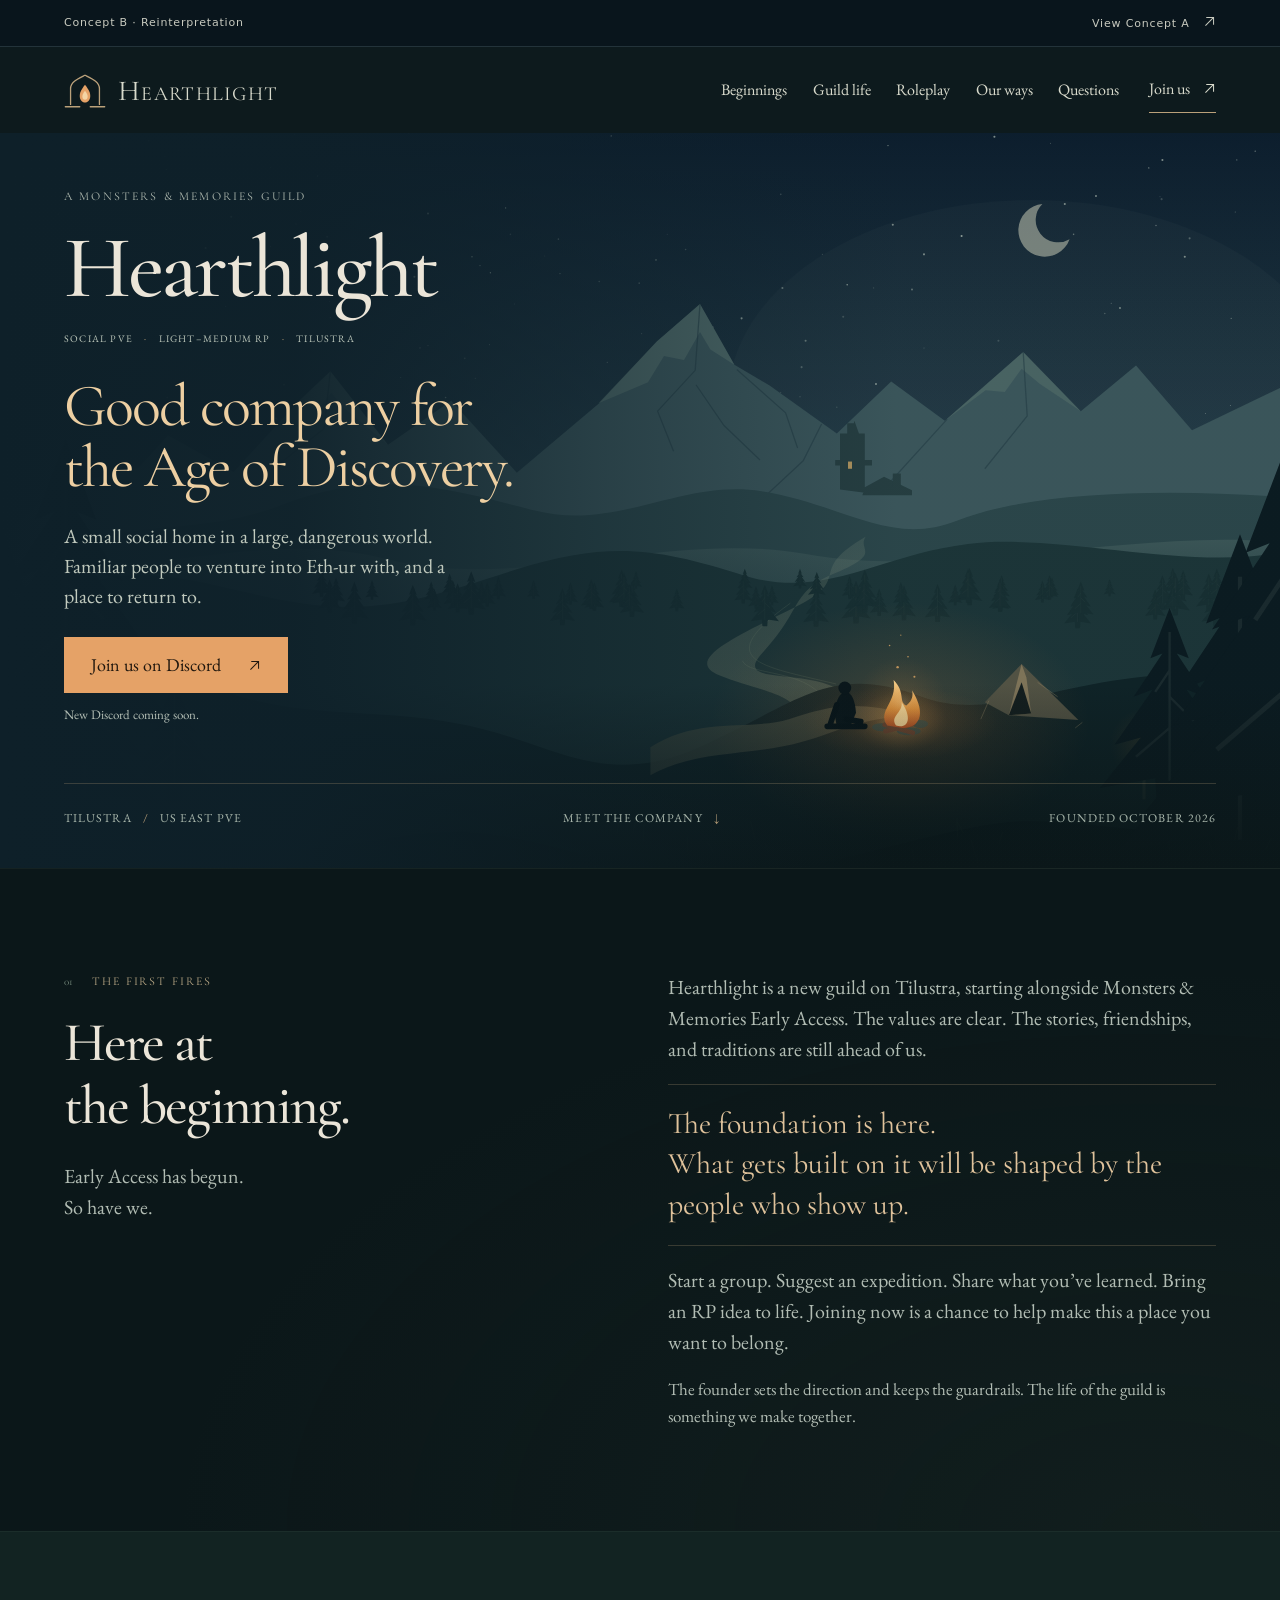
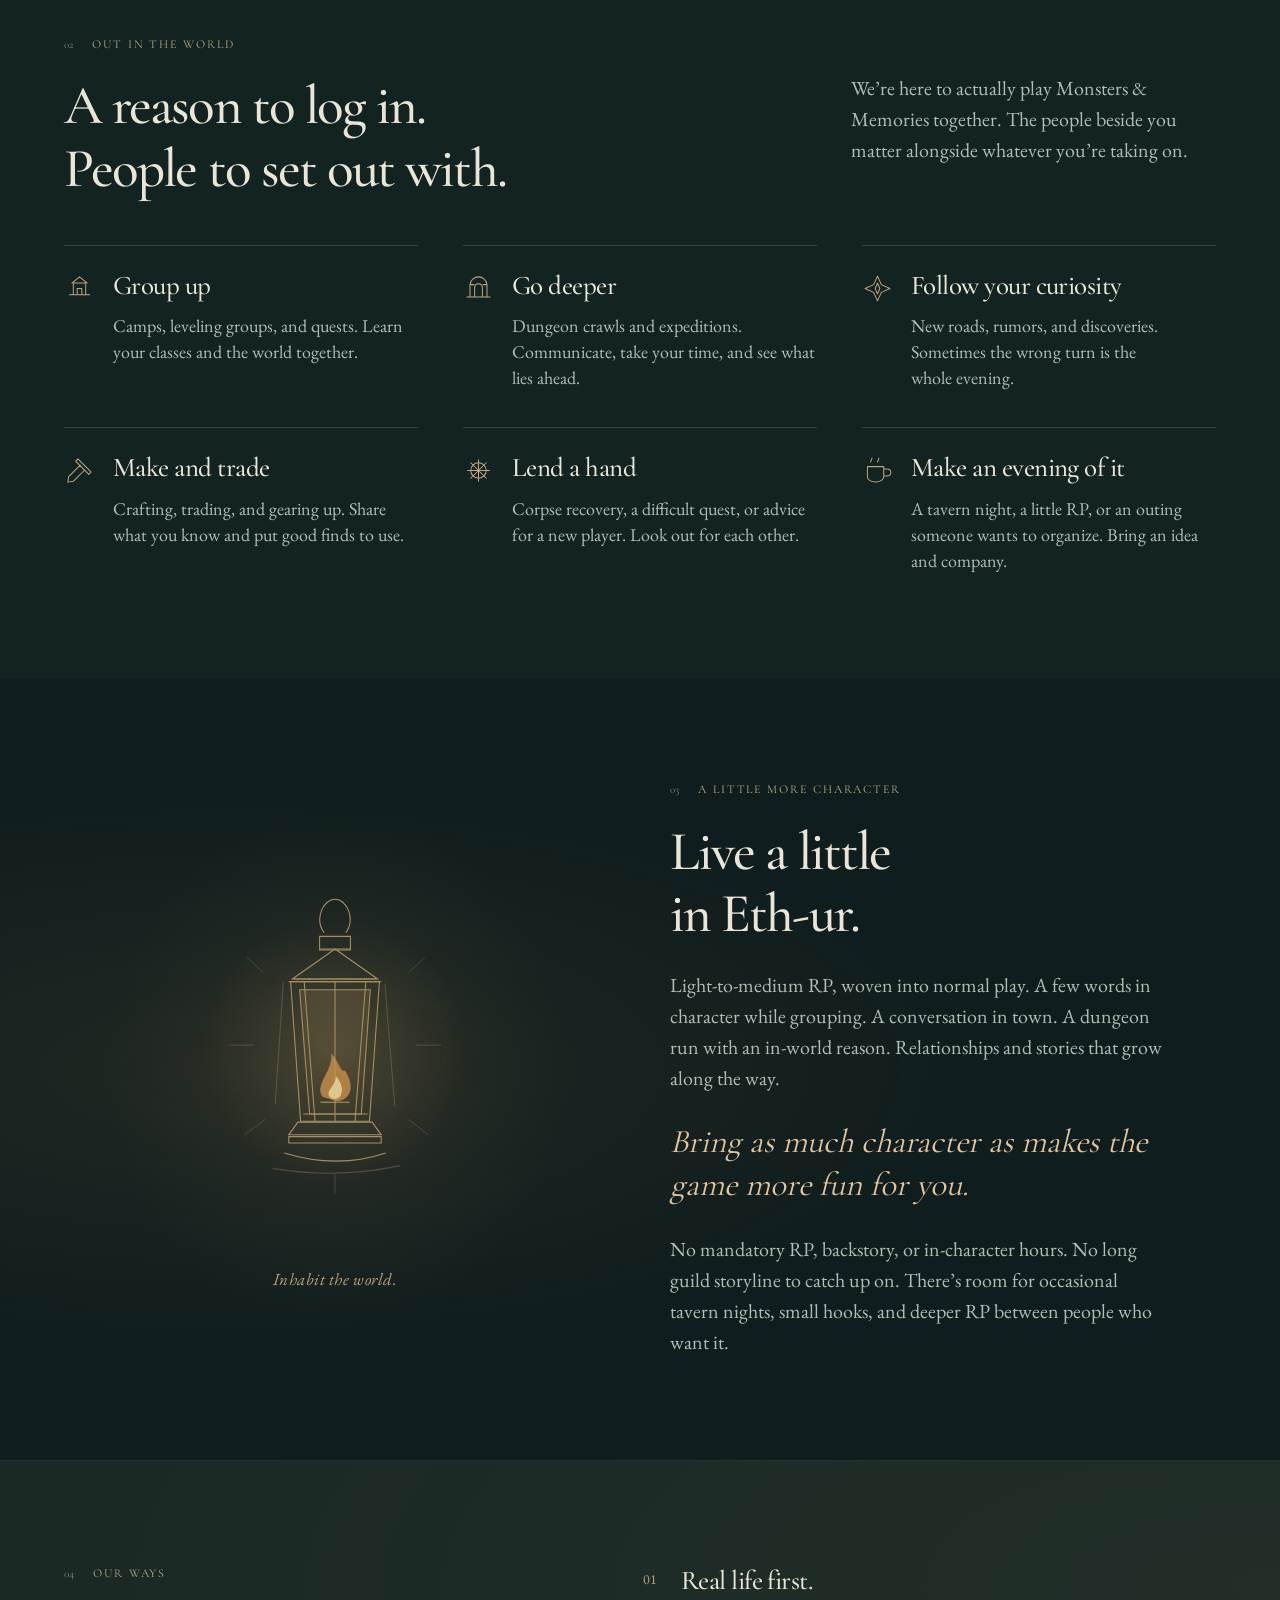
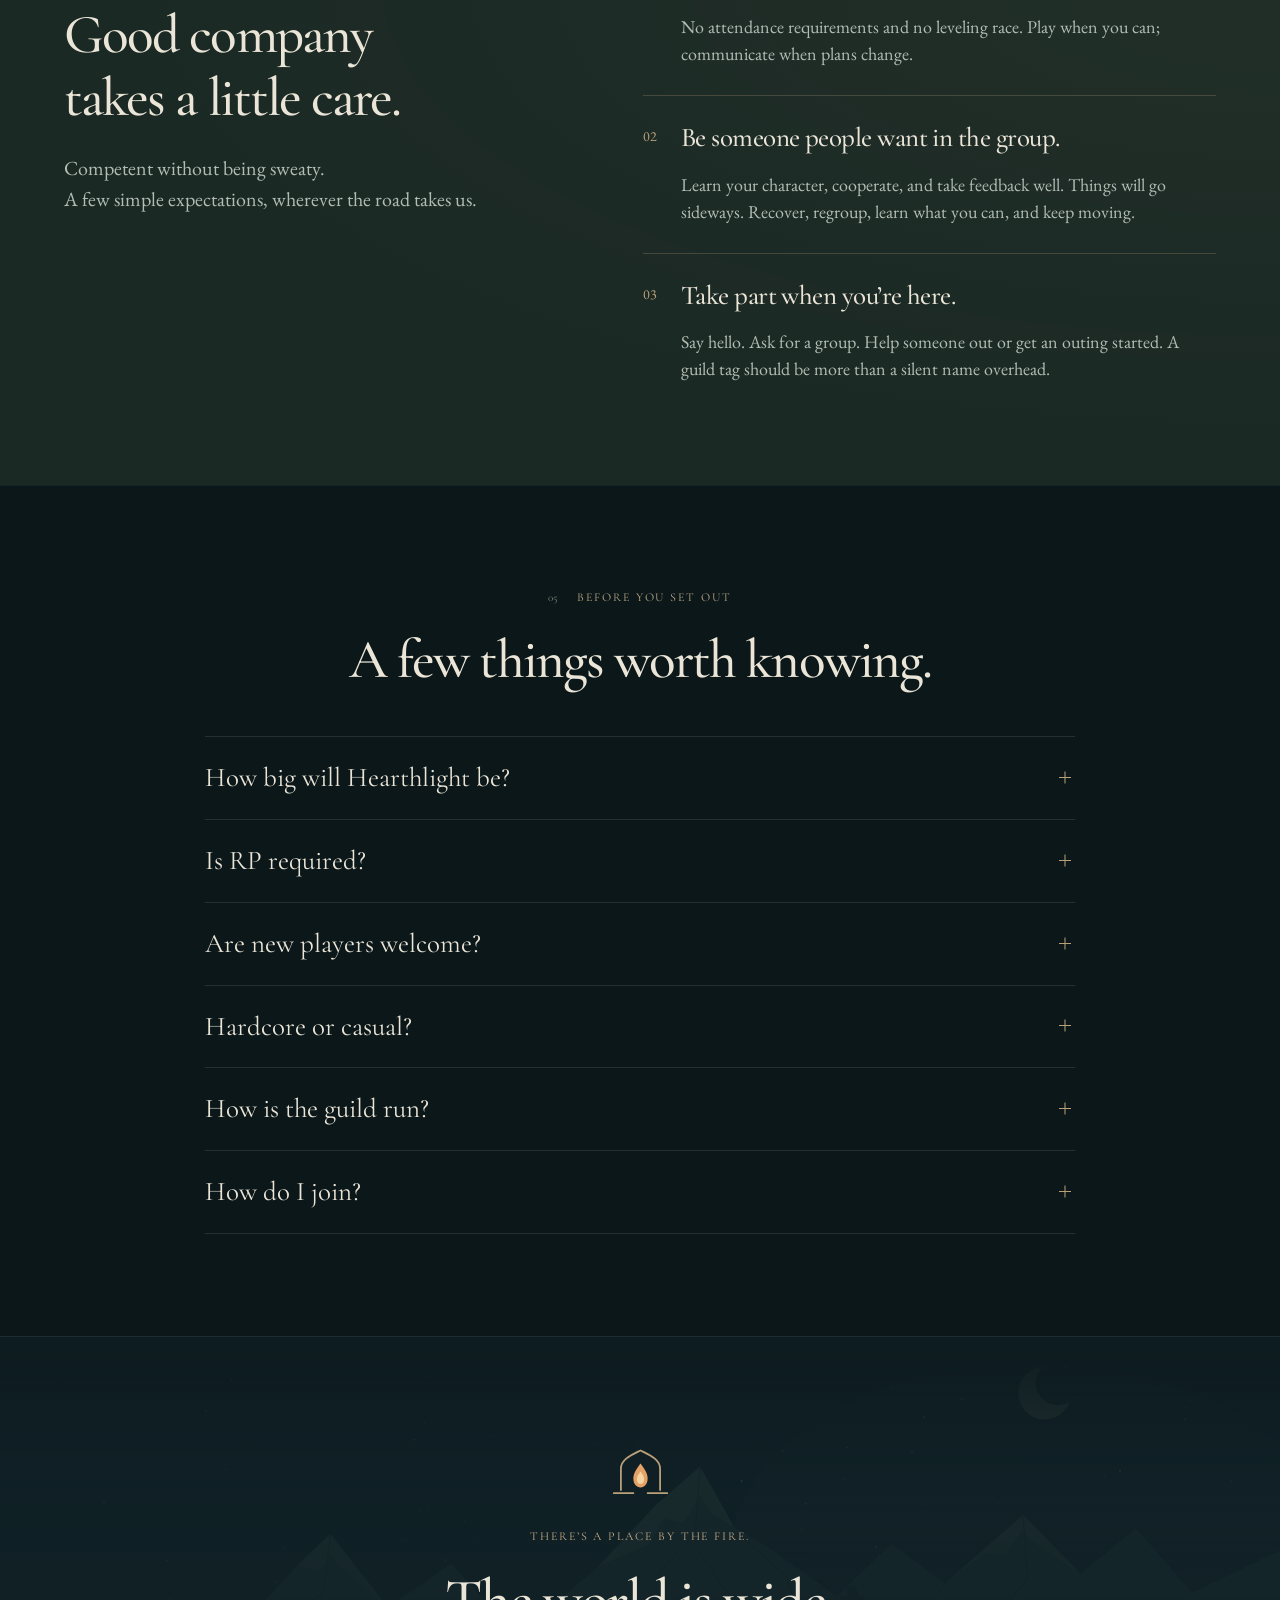
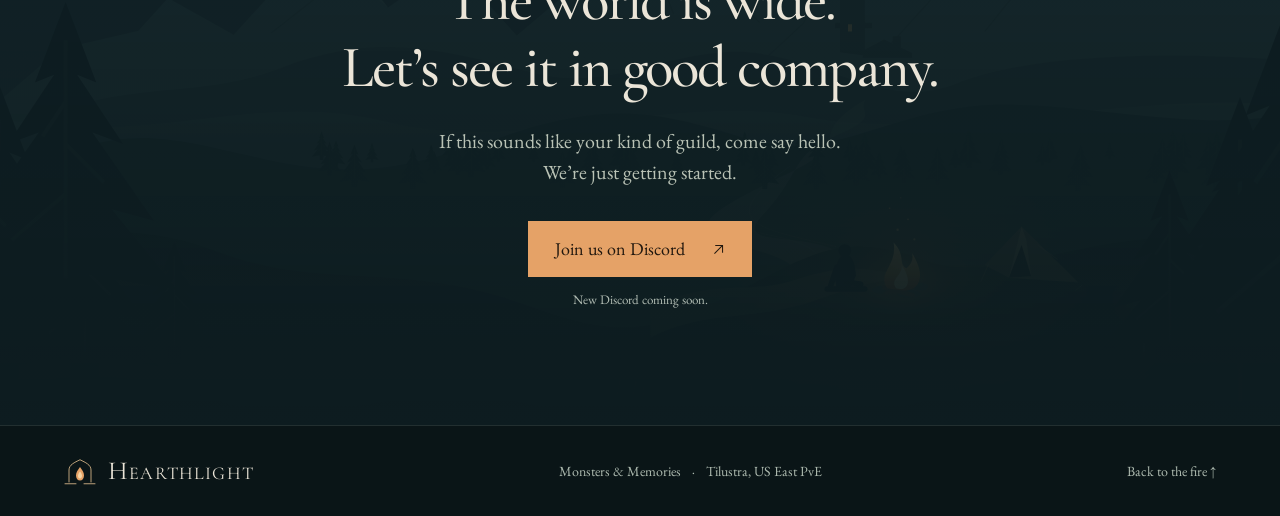
<file: concept-b/index.html>
<!doctype html>
<html lang="en">
<head>
  <meta charset="utf-8">
  <meta name="viewport" content="width=device-width, initial-scale=1">
  <meta name="robots" content="noindex,nofollow">
  <meta name="description" content="Hearthlight, a new social PvE and light-to-medium RP guild in Monsters &amp; Memories. Tilustra, US East PvE. Good company for the Age of Discovery.">
  <meta name="theme-color" content="#0c1b24">
  <title>Hearthlight · Concept B · Reinterpretation</title>
  <link rel="icon" href="../concepts/assets/favicon.svg" type="image/svg+xml">
  <link rel="stylesheet" href="../concepts/fonts.css">
  <link rel="stylesheet" href="../concepts/shared.css">
  <link rel="stylesheet" href="../concepts/b.css">
  <script src="../concepts/config.js" defer></script>
  <script src="../concepts/shared.js" defer></script>
</head>
<body class="concept-b">
<a class="skip-link" href="#main">Skip to content</a>
<div class="draft-bar"><div class="draft-inner"><span>Concept B <span class="draft-name">· Reinterpretation</span></span><a href="../concept-a/">View Concept A <span aria-hidden="true"><svg class="arrow-out" viewBox="0 0 16 16" fill="none" stroke="currentColor" stroke-width="1.25"><path d="M3 13 13 3M4 3h9v9"/></svg></span></a></div></div>
<header class="site-header">
  <a class="brand" href="#top" aria-label="Hearthlight, back to top"><svg class="hearth-mark" viewBox="0 0 64 64" fill="none" aria-hidden="true"><path d="M10 54V30C10 19.5 21 15 32 9.5C43 15 54 19.5 54 30V54M2 57.5H24M40 57.5H62" stroke="currentColor" stroke-width="2" stroke-linecap="round" stroke-linejoin="round"/><path class="flame" d="M32 24C38 32 40 36 40 41C40 47 36.4 51 32 51C27.6 51 24 47 24 41C24 36 26 32 32 24Z"/><path class="flame-inner" d="M32 33C35 37 36 39 36 42C36 45.3 34.2 47 32 47C29.8 47 28 45.3 28 42C28 39 29 37 32 33Z"/></svg><span>Hearthlight</span></a>
  <button class="menu-toggle" type="button" aria-expanded="false" aria-controls="site-nav">Menu <span aria-hidden="true">+</span></button>
  <nav id="site-nav" aria-label="Main navigation"><a href="#beginnings">Beginnings</a><a href="#guild-life">Guild life</a><a href="#roleplay">Roleplay</a><a href="#culture">Our ways</a><a href="#questions">Questions</a><a class="nav-join" href="#join" data-discord>Join us <span aria-hidden="true"><svg class="arrow-out" viewBox="0 0 16 16" fill="none" stroke="currentColor" stroke-width="1.25"><path d="M3 13 13 3M4 3h9v9"/></svg></span></a></nav>
</header>
<main id="main">
<section class="hero" id="top" aria-labelledby="hero-title">
  <div class="hero-scene" aria-hidden="true"></div><div class="hero-stars" aria-hidden="true"></div>
  <div class="hero-content">
    <div class="hero-emblem" aria-hidden="true"><svg class="hearth-mark" viewBox="0 0 64 64" fill="none" aria-hidden="true"><path d="M10 54V30C10 19.5 21 15 32 9.5C43 15 54 19.5 54 30V54M2 57.5H24M40 57.5H62" stroke="currentColor" stroke-width="2" stroke-linecap="round" stroke-linejoin="round"/><path class="flame" d="M32 24C38 32 40 36 40 41C40 47 36.4 51 32 51C27.6 51 24 47 24 41C24 36 26 32 32 24Z"/><path class="flame-inner" d="M32 33C35 37 36 39 36 42C36 45.3 34.2 47 32 47C29.8 47 28 45.3 28 42C28 39 29 37 32 33Z"/></svg><span class="emblem-orbit"></span></div>
    <p class="eyebrow hero-game">A Monsters &amp; Memories guild</p>
    <h1 class="wordmark" id="hero-title">Hearthlight</h1>
    <p class="hero-identity">Social PvE <span>·</span> Light–Medium RP <span>·</span> Tilustra</p>
    <div class="ornament" aria-hidden="true"><span></span>✦<span></span></div>
    <p class="tagline">Good company for<br class="a-break"> the Age of Discovery.</p>
    <p class="hero-description">A small social home in a large, dangerous world. Familiar people to venture into Eth-ur with, and a place to return to.</p>
    <div class="hero-action"><a class="button" href="#join" data-discord>Join us on Discord <span aria-hidden="true"><svg class="arrow-out" viewBox="0 0 16 16" fill="none" stroke="currentColor" stroke-width="1.25"><path d="M3 13 13 3M4 3h9v9"/></svg></span></a><span class="invite-note" data-invite-status>New Discord coming soon.</span></div>
  </div>
  <div class="hero-foot"><span>Tilustra <span aria-hidden="true">/</span> US East PvE</span><a href="#beginnings">Meet the company <span aria-hidden="true">↓</span></a><span>Founded October 2026</span></div>
</section>
<section class="founding section" id="beginnings" aria-labelledby="founding-title">
  <div class="section-inner founding-layout">
    <div class="section-heading"><p class="eyebrow"><span class="section-index">01</span> The first fires</p><h2 id="founding-title">Here at<br>the beginning.</h2><p class="section-intro">Early Access has begun.<br>So have we.</p></div>
    <div class="founding-copy"><p>Hearthlight is a new guild on Tilustra, starting alongside Monsters &amp; Memories Early Access. The values are clear. The stories, friendships, and traditions are still ahead of us.</p><blockquote>The foundation is here.<br>What gets built on it will be shaped by the people who show up.</blockquote><p>Start a group. Suggest an expedition. Share what you’ve learned. Bring an RP idea to life. Joining now is a chance to help make this a place you want to belong.</p><p class="founding-last">The founder sets the direction and keeps the guardrails. The life of the guild is something we make together.</p></div>
  </div>
</section>
<section class="guild-life section" id="guild-life" aria-labelledby="life-title">
  <div class="section-inner">
    <div class="life-heading"><div class="section-heading"><p class="eyebrow"><span class="section-index">02</span> Out in the world</p><h2 id="life-title">A reason to log in.<br>People to set out with.</h2></div><p class="section-intro">We’re here to actually play Monsters &amp; Memories together. The people beside you matter alongside whatever you’re taking on.</p></div>
    <div class="life-layout"><ul class="activities"><li class="activity"><svg viewBox="0 0 40 40" fill="none" stroke="currentColor" stroke-width="1.3" stroke-linecap="round" stroke-linejoin="round" aria-hidden="true"><path d="M7 28h26M12 27V13h16v14M10 13l10-8 10 8M17 28v-8h6v8"/></svg><div><h3>Group up</h3><p>Camps, leveling groups, and quests. Learn your classes and the world together.</p></div></li><li class="activity"><svg viewBox="0 0 40 40" fill="none" stroke="currentColor" stroke-width="1.3" stroke-linecap="round" stroke-linejoin="round" aria-hidden="true"><path d="M9 31V16C9 9 15 5 20 5s11 4 11 11v15M5 31h30M15 31V19c0-7 10-7 10 0v12M9 15h5m12 0h5"/></svg><div><h3>Go deeper</h3><p>Dungeon crawls and expeditions. Communicate, take your time, and see what lies ahead.</p></div></li><li class="activity"><svg viewBox="0 0 40 40" fill="none" stroke="currentColor" stroke-width="1.3" stroke-linecap="round" stroke-linejoin="round" aria-hidden="true"><path d="m20 4 5 11 11 5-11 5-5 11-5-11-11-5 11-5Z"/><path d="m20 13 3 7-3 7-3-7Z"/></svg><div><h3>Follow your curiosity</h3><p>New roads, rumors, and discoveries. Sometimes the wrong turn is the whole evening.</p></div></li><li class="activity"><svg viewBox="0 0 40 40" fill="none" stroke="currentColor" stroke-width="1.3" stroke-linecap="round" stroke-linejoin="round" aria-hidden="true"><path d="m6 28 15-15m-6-5 3-3 17 17-3 3ZM6 28l-1 7 7-1 14-14M5 35l7-1"/></svg><div><h3>Make and trade</h3><p>Crafting, trading, and gearing up. Share what you know and put good finds to use.</p></div></li><li class="activity"><svg viewBox="0 0 40 40" fill="none" stroke="currentColor" stroke-width="1.3" stroke-linecap="round" stroke-linejoin="round" aria-hidden="true"><path d="M20 6v28M6 20h28M10 10l20 20m-20 0 20-20"/><circle cx="20" cy="20" r="10"/></svg><div><h3>Lend a hand</h3><p>Corpse recovery, a difficult quest, or advice for a new player. Look out for each other.</p></div></li><li class="activity"><svg viewBox="0 0 40 40" fill="none" stroke="currentColor" stroke-width="1.3" stroke-linecap="round" stroke-linejoin="round" aria-hidden="true"><path d="M7 15h21v13c0 9-21 9-21 0ZM28 18h4c7 0 7 9 0 9h-4M11 9l2-5m7 5 2-5"/></svg><div><h3>Make an evening of it</h3><p>A tavern night, a little RP, or an outing someone wants to organize. Bring an idea and company.</p></div></li></ul><div class="field-map" aria-hidden="true"><img src="../concepts/assets/field-map.svg" alt="" loading="lazy" width="480" height="560"><span class="map-caption">The road is better in good company.</span></div></div>
  </div>
</section>
<section class="roleplay section" id="roleplay" aria-labelledby="rp-title">
  <div class="section-inner rp-layout">
    <div class="rp-illustration" aria-hidden="true"><img src="../concepts/assets/lantern.svg" alt="" loading="lazy" width="320" height="400"><span>Inhabit the world.</span></div>
    <div class="rp-copy"><p class="eyebrow"><span class="section-index">03</span> A little more character</p><h2 id="rp-title">Live a little<br> in Eth-ur.</h2><p>Light-to-medium RP, woven into normal play. A few words in character while grouping. A conversation in town. A dungeon run with an in-world reason. Relationships and stories that grow along the way.</p><blockquote>Bring as much character as makes the game more fun for you.</blockquote><p>No mandatory RP, backstory, or in-character hours. No long guild storyline to catch up on. There’s room for occasional tavern nights, small hooks, and deeper RP between people who want it.</p></div>
  </div>
</section>
<section class="culture section" id="culture" aria-labelledby="culture-title">
  <div class="section-inner"><div class="section-heading"><p class="eyebrow"><span class="section-index">04</span> Our ways</p><h2 id="culture-title">Good company takes a little care.</h2><p class="section-intro">Competent without being sweaty.<br>A few simple expectations, wherever the road takes us.</p></div><ol class="principles"><li><span class="principle-number" aria-hidden="true">01</span><div><h3>Real life first.</h3><p>No attendance requirements and no leveling race. Play when you can; communicate when plans change.</p></div></li><li><span class="principle-number" aria-hidden="true">02</span><div><h3>Be someone people want in the group.</h3><p>Learn your character, cooperate, and take feedback well. Things will go sideways. Recover, regroup, learn what you can, and keep moving.</p></div></li><li><span class="principle-number" aria-hidden="true">03</span><div><h3>Take part when you’re here.</h3><p>Say hello. Ask for a group. Help someone out or get an outing started. A guild tag should be more than a silent name overhead.</p></div></li></ol></div>
</section>
<section class="questions section" id="questions" aria-labelledby="faq-title">
  <div class="section-inner faq-layout"><div class="section-heading"><p class="eyebrow"><span class="section-index">05</span> Before you set out</p><h2 id="faq-title">A few things<br> worth knowing.</h2></div><div class="faq-list"><details><summary>How big will Hearthlight be?<span class="faq-icon" aria-hidden="true"></span></summary><div class="answer"><p>We’re aiming for around 30–50 members over time, small enough that names stay familiar. People will naturally come and go; perhaps 20 or so regulars will be active in a given period. We’re at the beginning, so that’s a direction, not today’s roster.</p></div></details><details><summary>Is RP required?<span class="faq-icon" aria-hidden="true"></span></summary><div class="answer"><p>No. There’s no required backstory, mandatory in-character time, or guild storyline to study. Enjoy RP at your own depth, and give others room to enjoy theirs.</p></div></details><details><summary>Are new players welcome?<span class="faq-icon" aria-hidden="true"></span></summary><div class="answer"><p>Absolutely. Curiosity, communication, and a willingness to learn matter more than experience. We’re discovering Monsters &amp; Memories together.</p></div></details><details><summary>Hardcore or casual?<span class="faq-icon" aria-hidden="true"></span></summary><div class="answer"><p>Competent without being sweaty. We care about playing well together, but Hearthlight isn’t a raid or progression machine. No attendance requirements, no leveling race.</p></div></details><details><summary>How is the guild run?<span class="faq-icon" aria-hidden="true"></span></summary><div class="answer"><p>The founder sets the broad values, tone, guardrails, and direction. Members have room to start groups, organize activities, and build traditions. Ideas are welcome; every decision doesn’t need a vote.</p></div></details><details><summary>How do I join?<span class="faq-icon" aria-hidden="true"></span></summary><div class="answer"><p>Start with a hello in the Hearthlight Discord. Tell us a little about yourself and what you enjoy in-game, ask your questions, and see whether the company feels right. Our new Discord is being set up; the invite will be added here when it’s ready.</p></div></details></div></div>
</section>
<section class="join section" id="join" aria-labelledby="join-title">
  <div class="join-scene" aria-hidden="true"></div><div class="section-inner join-inner"><svg class="hearth-mark" viewBox="0 0 64 64" fill="none" aria-hidden="true"><path d="M10 54V30C10 19.5 21 15 32 9.5C43 15 54 19.5 54 30V54M2 57.5H24M40 57.5H62" stroke="currentColor" stroke-width="2" stroke-linecap="round" stroke-linejoin="round"/><path class="flame" d="M32 24C38 32 40 36 40 41C40 47 36.4 51 32 51C27.6 51 24 47 24 41C24 36 26 32 32 24Z"/><path class="flame-inner" d="M32 33C35 37 36 39 36 42C36 45.3 34.2 47 32 47C29.8 47 28 45.3 28 42C28 39 29 37 32 33Z"/></svg><p class="eyebrow">There’s a place by the fire.</p><h2 id="join-title">The world is wide.<br>Let’s see it in good company.</h2><p>If this sounds like your kind of guild, come say hello.<br>We’re just getting started.</p><a class="button" href="#join" data-discord>Join us on Discord <span aria-hidden="true"><svg class="arrow-out" viewBox="0 0 16 16" fill="none" stroke="currentColor" stroke-width="1.25"><path d="M3 13 13 3M4 3h9v9"/></svg></span></a><span class="invite-note" data-invite-status>New Discord coming soon.</span></div>
</section>
</main>
<footer class="site-footer"><a class="brand" href="#top"><svg class="hearth-mark" viewBox="0 0 64 64" fill="none" aria-hidden="true"><path d="M10 54V30C10 19.5 21 15 32 9.5C43 15 54 19.5 54 30V54M2 57.5H24M40 57.5H62" stroke="currentColor" stroke-width="2" stroke-linecap="round" stroke-linejoin="round"/><path class="flame" d="M32 24C38 32 40 36 40 41C40 47 36.4 51 32 51C27.6 51 24 47 24 41C24 36 26 32 32 24Z"/><path class="flame-inner" d="M32 33C35 37 36 39 36 42C36 45.3 34.2 47 32 47C29.8 47 28 45.3 28 42C28 39 29 37 32 33Z"/></svg><span>Hearthlight</span></a><p>Monsters &amp; Memories <span>·</span> Tilustra, US East PvE</p><a href="#top">Back to the fire <span aria-hidden="true">↑</span></a></footer>
<dialog class="invite-dialog" aria-labelledby="invite-title"><button class="dialog-close" type="button" data-close aria-label="Close Discord information">×</button><svg class="hearth-mark" viewBox="0 0 64 64" fill="none" aria-hidden="true"><path d="M10 54V30C10 19.5 21 15 32 9.5C43 15 54 19.5 54 30V54M2 57.5H24M40 57.5H62" stroke="currentColor" stroke-width="2" stroke-linecap="round" stroke-linejoin="round"/><path class="flame" d="M32 24C38 32 40 36 40 41C40 47 36.4 51 32 51C27.6 51 24 47 24 41C24 36 26 32 32 24Z"/><path class="flame-inner" d="M32 33C35 37 36 39 36 42C36 45.3 34.2 47 32 47C29.8 47 28 45.3 28 42C28 39 29 37 32 33Z"/></svg><p class="eyebrow">The first fires</p><h2 id="invite-title">We’re getting the<br>Discord ready.</h2><p>A fresh home for Hearthlight. The invite will appear here as soon as it’s ready. In the meantime, have a look around and see if we sound like your kind of company.</p><button class="button" type="button" data-close>Keep exploring <span aria-hidden="true"><svg class="arrow-out" viewBox="0 0 16 16" fill="none" stroke="currentColor" stroke-width="1.25"><path d="M3 13 13 3M4 3h9v9"/></svg></span></button></dialog>
</body>
</html>
</file>
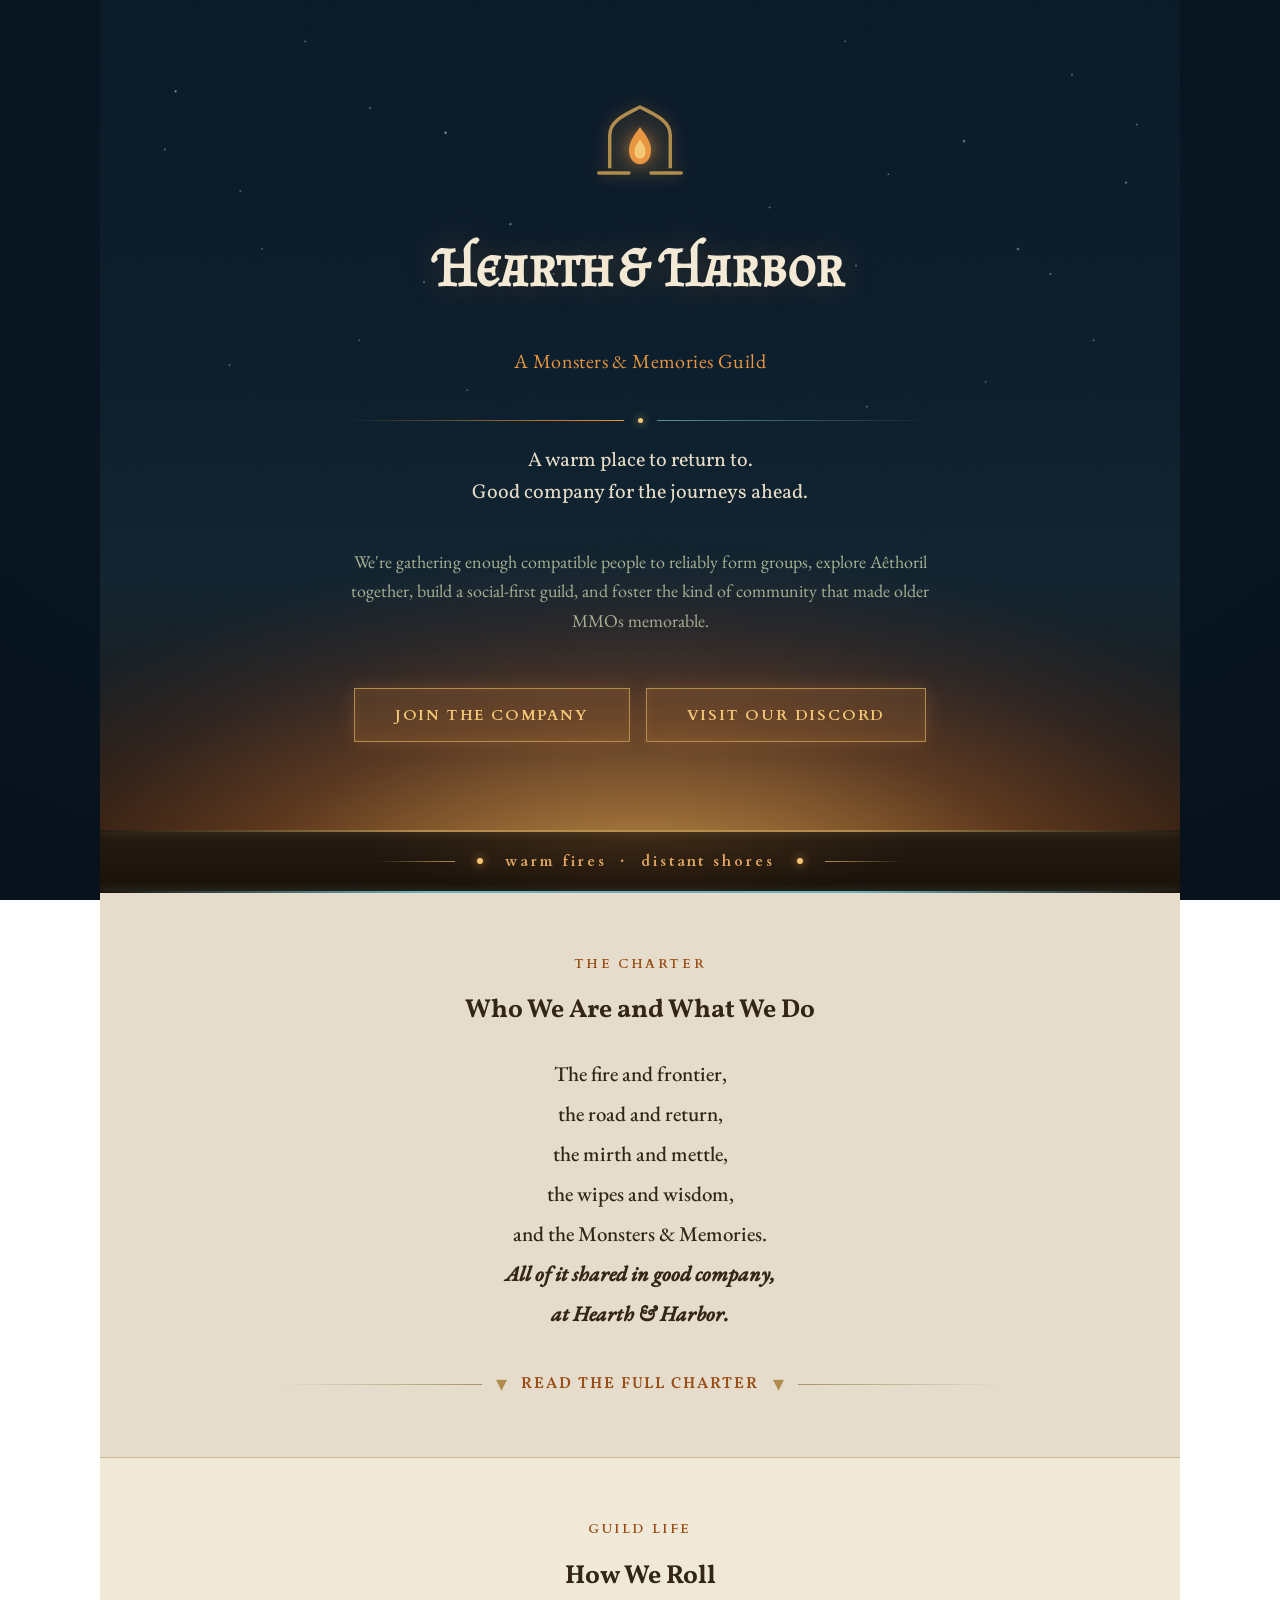
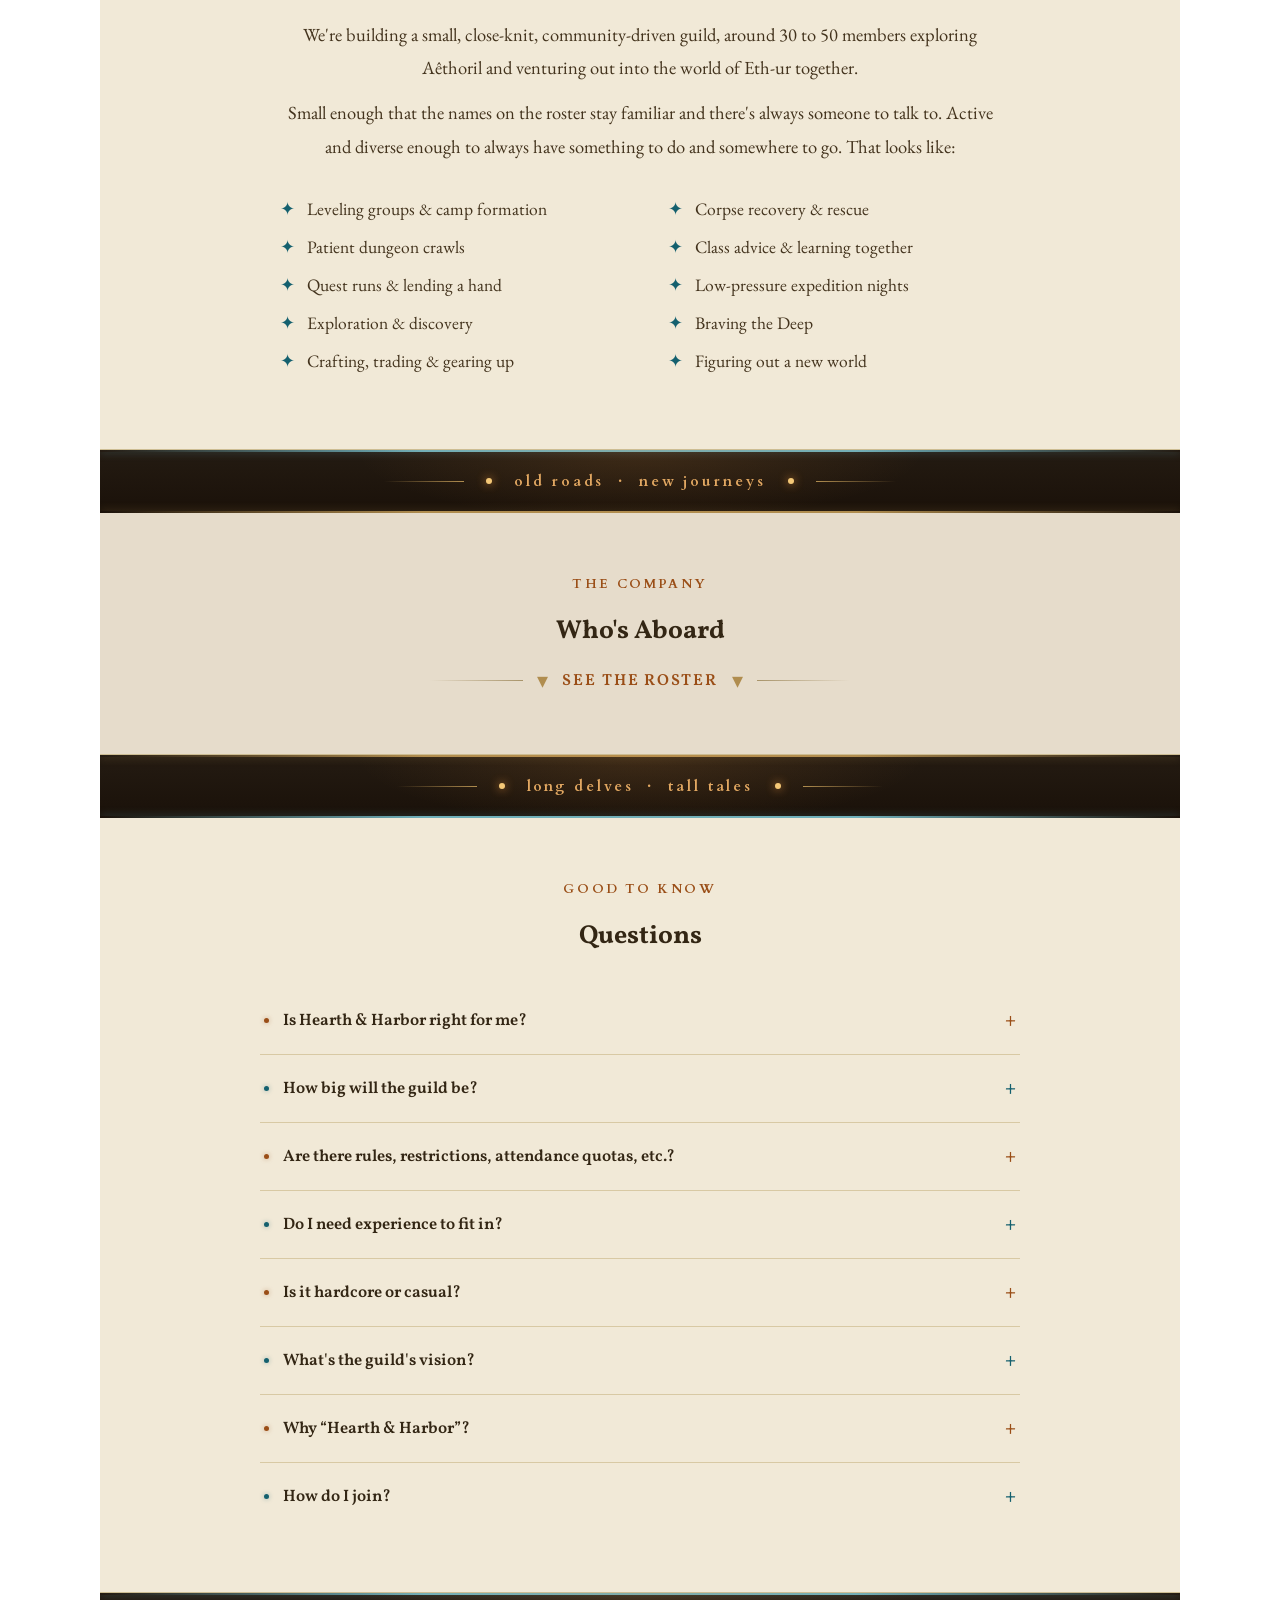
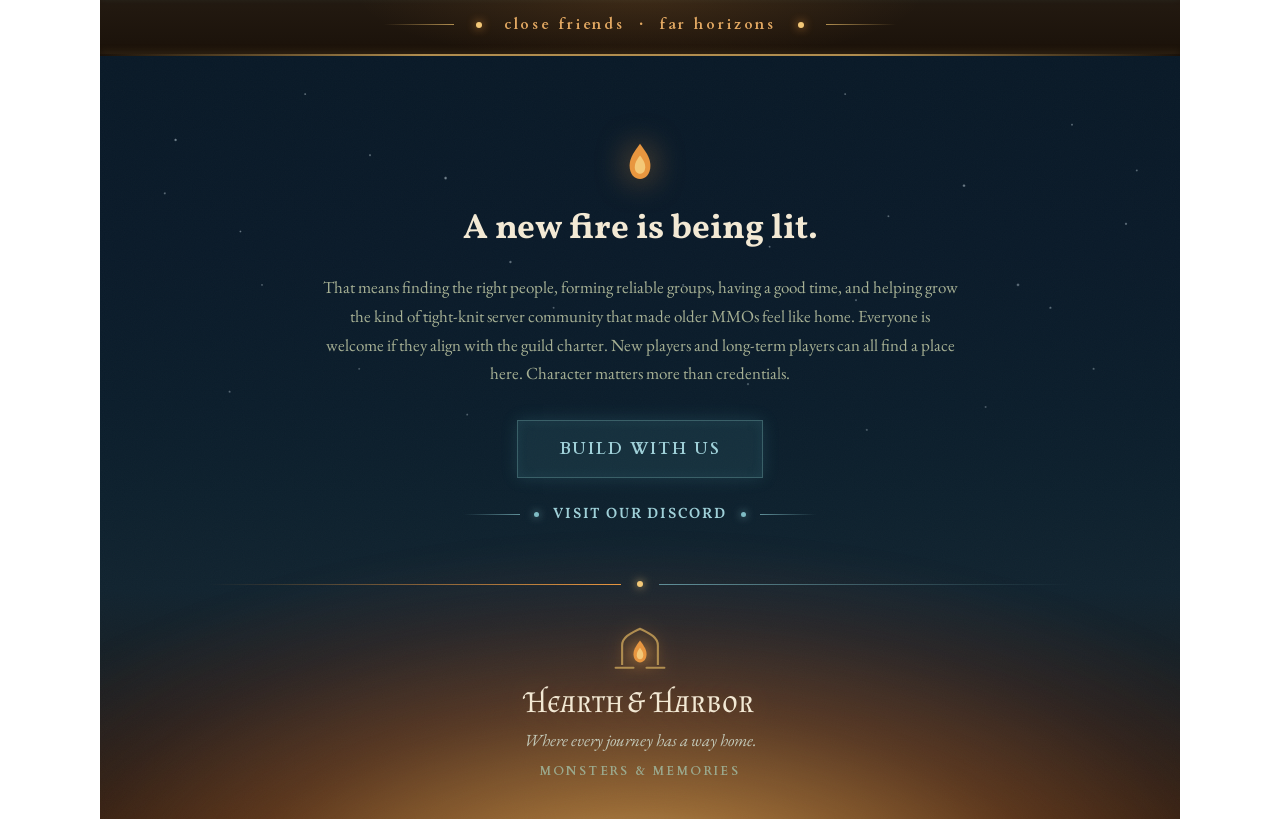
<file: archive/hearth-and-harbor/index.html>
<!DOCTYPE html>
<html lang="en">
<head>
  <meta charset="utf-8">
  <meta name="viewport" content="width=device-width, initial-scale=1">
  <meta name="robots" content="noindex,nofollow">
  <title>Hearth &amp; Harbor · A small old-school Monsters &amp; Memories guild</title>
  <meta name="description" content="Hearth &amp; Harbor is a small, old-school Monsters &amp; Memories guild for patient grouping, dungeon crawls, exploration, and good company. Build with us.">
  <link rel="canonical" href="https://hearthlightguild.com/archive/hearth-and-harbor/">

  <!-- Open Graph (Discord / Facebook / etc.) -->
  <meta property="og:type" content="website">
  <meta property="og:site_name" content="Hearth &amp; Harbor">
  <meta property="og:title" content="Hearth &amp; Harbor · A Monsters &amp; Memories guild">
  <meta property="og:description" content="A small, old-school Monsters &amp; Memories guild for patient grouping, dungeon crawls, exploration, and good company.">
  <meta property="og:url" content="https://hearthlightguild.com/archive/hearth-and-harbor/">
  <meta property="og:image" content="https://hearthlightguild.com/archive/hearth-and-harbor/og-image.png">
  <meta property="og:image:width" content="1200">
  <meta property="og:image:height" content="630">

  <!-- Twitter Card -->
  <meta name="twitter:card" content="summary_large_image">
  <meta name="twitter:title" content="Hearth &amp; Harbor · A Monsters &amp; Memories guild">
  <meta name="twitter:description" content="A small, old-school Monsters &amp; Memories guild for patient grouping, dungeon crawls, exploration, and good company.">
  <meta name="twitter:image" content="https://hearthlightguild.com/archive/hearth-and-harbor/og-image.png">

  <!-- Structured data -->
  <script type="application/ld+json">
  {
    "@context": "https://schema.org",
    "@type": "Organization",
    "name": "Hearth & Harbor",
    "description": "A small, old-school Monsters & Memories guild for patient grouping, dungeon crawls, exploration, and good company.",
    "url": "https://hearthlightguild.com/archive/hearth-and-harbor/",
    "logo": "https://hearthlightguild.com/archive/hearth-and-harbor/og-image.png"
  }
  </script>

  <!-- Inline flame-glyph favicon (no external asset) -->
  <link rel="icon" href="data:image/svg+xml,%3Csvg%20xmlns='http://www.w3.org/2000/svg'%20viewBox='0%200%2064%2064'%3E%3Crect%20width='64'%20height='64'%20rx='12'%20fill='%230b1a26'/%3E%3Cpath%20d='M32%2018%20C40%2028%2043%2033%2043%2040%20C43%2048%2038%2053%2032%2053%20C26%2053%2021%2048%2021%2040%20C21%2033%2024%2028%2032%2018%20Z'%20fill='%23e8963f'/%3E%3Cpath%20d='M32%2030%20C36%2035%2038%2038%2038%2042%20C38%2046.5%2035.5%2049%2032%2049%20C28.5%2049%2026%2046.5%2026%2042%20C26%2038%2028%2035%2032%2030%20Z'%20fill='%23f4c877'/%3E%3C/svg%3E">

  <link rel="stylesheet" href="../../fonts.css">
  <link rel="stylesheet" href="styles.css">
</head>
<body>
<main class="page">

  <!-- ============ HERO: the shore, near fire, far light ============ -->
  <header class="hero" id="top">
    <div class="starfield"></div>
    <div class="ember-glow"></div>
    <div class="hero__inner">
      <!-- logo glyph: hearth arch + two-tone flame + broken base -->
      <span class="logo logo--hero">
        <svg class="glyph--hero" width="88" height="88" viewBox="0 0 64 64" fill="none" aria-hidden="true">
          <path d="M10 54 L10 30 C10 19.5 21 15 32 9.5 C43 15 54 19.5 54 30 L54 54" stroke="#b08d4f" stroke-width="2.5" stroke-linejoin="round" fill="none"></path>
          <path d="M32 24 C38 32 40 36 40 41 C40 47 36.4 51 32 51 C27.6 51 24 47 24 41 C24 36 26 32 32 24 Z" fill="#e8963f"></path>
          <path d="M32 33 C35 37 36 39 36 42 C36 45.3 34.2 47 32 47 C29.8 47 28 45.3 28 42 C28 39 29 37 32 33 Z" fill="#f4c877"></path>
          <path d="M2 57.5 L24 57.5 M40 57.5 L62 57.5" stroke="#b08d4f" stroke-width="2.5" stroke-linecap="round"></path>
        </svg>
      </span>
      <h1 class="wordmark wordmark--hero">Hearth<span class="wordmark__amp">&amp;</span>Harbor</h1>
      <p class="hero__subtitle">A <a class="mmlink" href="https://monstersandmemories.com" target="_blank" rel="noopener">Monsters &amp; Memories</a> Guild</p>
      <div class="divider hero__divider">
        <div class="divider__line divider__line--amber"></div>
        <div class="divider__dot"></div>
        <div class="divider__line divider__line--teal"></div>
      </div>
      <p class="motto">A warm place to return to.<br>Good company for the journeys ahead.</p>
      <p class="hero__desc">We're gathering enough compatible people to reliably form groups, explore Aêthoril together, build a social-first guild, and foster the kind of community that made older MMOs memorable.</p>
      <div class="cta-row">
        <button type="button" class="cta" data-open="join">JOIN THE COMPANY</button>
        <a class="cta discord-cta" data-discord href="#" target="_blank" rel="noopener">VISIT OUR DISCORD</a>
      </div>
    </div>
  </header>

  <!-- Cultural strip -->
  <div class="strip">
    <div class="strip__rule strip__rule--top rule-brass"></div>
    <div class="strip__rule strip__rule--bottom rule-teal"></div>
    <div class="strip__glow"></div>
    <div class="strip__seg strip__seg--l"></div>
    <div class="strip__dot"></div>
    <div class="strip__text">warm fires&nbsp;&nbsp;·&nbsp;&nbsp;distant shores</div>
    <div class="strip__dot"></div>
    <div class="strip__seg strip__seg--r"></div>
  </div>

  <!-- ============ PARCHMENT BODY ============ -->
  <div class="body">

    <!-- The Charter -->
    <section class="section section--deep">
      <div class="section-head" style="margin-bottom:26px">
        <div class="eyebrow">THE CHARTER</div>
        <h2 class="heading">Who We Are and What We Do</h2>
      </div>
      <p class="litany">
        The fire and frontier,<br>
        the road and return,<br>
        the mirth and mettle,<br>
        the wipes and wisdom,<br>
        and the Monsters &amp; Memories.<br>
        <span class="litany__all">All of it shared in good company,<br>at Hearth &amp; Harbor.</span>
      </p>
      <details class="charter-details">
        <summary class="charter-summary">
          <span class="textlink charter-toggle">
            <span class="textlink__line textlink__line--l"></span>
            <span class="charter-arrow" aria-hidden="true"></span>
            <span class="textlink__label"><span class="lbl-closed">READ THE FULL CHARTER</span><span class="lbl-open">HIDE THE FULL CHARTER</span></span>
            <span class="charter-arrow" aria-hidden="true"></span>
            <span class="textlink__line textlink__line--r"></span>
          </span>
        </summary>
        <div class="charter-list">
        <div>
          <div class="charter-item__title"><span class="num">I.</span> The fire and frontier</div>
          <div class="charter-item__desc">
            <p>The hearth is the fire you come back to, for rest, safety, and good company. The warmth of home, the campfire in the wilderness, the lantern that lights the way into Eth-ur's Age of Discovery.</p>
            <p>Together we explore that frontier, journeying across Aêthoril and down into the Deep to discover and brave whatever this sundered world has in store. We're a friendly, community-driven, family-style home base for people who want to go out into the world, have fun, and be in good company.</p>
          </div>
        </div>
        <div>
          <div class="charter-item__title"><span class="num">II.</span> The road and return</div>
          <div class="charter-item__desc">
            <p>The harbor stays open and the hearth stays lit for you. Real life comes first, so there are no attendance or playstyle requirements. People naturally play at different speeds, take breaks, chase and explore different things, and step away for a while. None of it puts you outside the company.</p>
            <p>When you're around, take part: group up, talk, ask or answer questions, invite someone to explore, ask for help with a quest. A guild tag should be more than a silent name over your head.</p>
          </div>
        </div>
        <div>
          <div class="charter-item__title"><span class="num">III.</span> The mirth and mettle</div>
          <div class="charter-item__desc">
            <p>Bring enough mettle to face hard content and enough mirth to keep it fun when things go sideways. Nobody here is too good to laugh at a dumb death, including their own. We're here to enjoy the game and each other's company, so show up with a good attitude and everyone has a better time for it.</p>
            <p>Be someone people want in the group: a real teammate who communicates, respects others, learns their class, adjusts with feedback, and acts with integrity, with guildmates and with anyone else you group with. Be the kind of teammate you'd want in your own group.</p>
          </div>
        </div>
        <div>
          <div class="charter-item__title"><span class="num">IV.</span> The wipes and wisdom</div>
          <div class="charter-item__desc">
            <p>Things will go wrong, both in real life and in the game, and that's just how it is. Life just happens with AFK emergencies, a group member who has to drop and needs replacing, or an evening going awry. And in the game? Bad pulls, wrong turns, wipes, and corpse runs are all Monsters &amp; Memories working as designed. We recover, regroup, learn what we can, adjust, and move forward.</p>
            <p>A good attitude and a willingness to improve are what protect the integrity and camaraderie the guild runs on.</p>
          </div>
        </div>
        <div>
          <div class="charter-item__title"><span class="num">V.</span> The Monsters &amp; Memories</div>
          <div class="charter-item__desc">
            <p>We're here to actually play Monsters &amp; Memories: to take on content, delve into dungeons, journey on expeditions, and see the world of Eth-ur through Early Access and wherever it goes from there. To adventure, explore, earn gear, and go on quests. And to remember that the people beside you matter as much as the loot ahead.</p>
            <p>That's the name, and the whole idea behind it: to fight the monsters and make the memories, in good company. Hearth &amp; Harbor is one good crew among many in the Monsters &amp; Memories community, and a fine one to call home.</p>
          </div>
        </div>
      </div>
        <p class="litany litany--coda">All of it shared in good company,<br>at Hearth &amp; Harbor.</p>
      </details>
    </section>

    <!-- What we do list -->
    <section class="section">
      <div class="section-head" style="margin-bottom:24px">
        <div class="eyebrow">GUILD LIFE</div>
        <h2 class="heading">How We Roll</h2>
      </div>
      <p class="lede gl__intro">We're building a small, close-knit, community-driven guild, around 30 to 50 members exploring Aêthoril and venturing out into the world of Eth-ur together.<span class="para-break"></span>Small enough that the names on the roster stay familiar and there's always someone to talk to. Active and diverse enough to always have something to do and somewhere to go. That looks like:</p>
      <div class="dolist">
        <div class="dolist__item"><span class="mark">✦</span>Leveling groups &amp; camp formation</div>
        <div class="dolist__item"><span class="mark">✦</span>Patient dungeon crawls</div>
        <div class="dolist__item"><span class="mark">✦</span>Quest runs &amp; lending a hand</div>
        <div class="dolist__item"><span class="mark">✦</span>Exploration &amp; discovery</div>
        <div class="dolist__item"><span class="mark">✦</span>Crafting, trading &amp; gearing up</div>
        <div class="dolist__item"><span class="mark">✦</span>Corpse recovery &amp; rescue</div>
        <div class="dolist__item"><span class="mark">✦</span>Class advice &amp; learning together</div>
        <div class="dolist__item"><span class="mark">✦</span>Low-pressure expedition nights</div>
        <div class="dolist__item"><span class="mark">✦</span>Braving the Deep</div>
        <div class="dolist__item"><span class="mark">✦</span>Figuring out a new world</div>
      </div>
    </section>

    <!-- Cultural strip (guild life -> roster) -->
    <div class="strip">
      <div class="strip__rule strip__rule--top rule-teal"></div>
      <div class="strip__rule strip__rule--bottom rule-brass"></div>
      <div class="strip__glow"></div>
      <div class="strip__seg strip__seg--l"></div>
      <div class="strip__dot"></div>
      <div class="strip__text">old roads&nbsp;&nbsp;·&nbsp;&nbsp;new journeys</div>
      <div class="strip__dot"></div>
      <div class="strip__seg strip__seg--r"></div>
    </div>

    <!-- Roster teaser -->
    <section class="section section--deep roster-teaser">
      <div class="section-head" style="margin-bottom:16px">
        <div class="eyebrow">THE COMPANY</div>
        <h2 class="heading">Who's Aboard</h2>
      </div>
      <button type="button" class="textlink roster-open" data-open="roster">
        <span class="textlink__line textlink__line--l"></span>
        <span class="charter-arrow" aria-hidden="true"></span>
        <span class="textlink__label">SEE THE ROSTER</span>
        <span class="charter-arrow" aria-hidden="true"></span>
        <span class="textlink__line textlink__line--r"></span>
      </button>
    </section>

    <!-- Cultural strip (mid) -->
    <div class="strip">
      <div class="strip__rule strip__rule--top rule-brass"></div>
      <div class="strip__rule strip__rule--bottom rule-teal"></div>
      <div class="strip__glow"></div>
      <div class="strip__seg strip__seg--l"></div>
      <div class="strip__dot"></div>
      <div class="strip__text">long delves&nbsp;&nbsp;·&nbsp;&nbsp;tall tales</div>
      <div class="strip__dot"></div>
      <div class="strip__seg strip__seg--r"></div>
    </div>

    <!-- FAQ -->
    <section class="section">
      <div class="section-head" style="margin-bottom:34px">
        <div class="eyebrow">GOOD TO KNOW</div>
        <h2 class="heading">Questions</h2>
      </div>
      <div class="faq__list">
        <div class="faq__item faq__item--amber">
          <div class="faq__q" role="button" tabindex="0" aria-expanded="false">
            <div class="faq__dot faq__dot--amber"></div>
            <div class="faq__question">Is Hearth &amp; Harbor right for me?</div>
            <div class="faq__icon">+</div>
          </div>
          <div class="faq__a">
            <div class="faq__a-inner">
              <p>Probably, if you'd rather learn a dungeon than rush it, you can laugh at a wipe and still help with the recovery, you enjoy the journey, and you value the people beside you as much as the loot ahead.</p>
              <p>Probably not, if every night is a race, you leave the group at the first setback, you're unwilling to learn, you're disrespectful, or you're not a team player. A small guild is shaped as much by who doesn't join as by who does.</p>
            </div>
          </div>
        </div>
        <div class="faq__item faq__item--teal">
          <div class="faq__q" role="button" tabindex="0" aria-expanded="false">
            <div class="faq__dot faq__dot--teal"></div>
            <div class="faq__question">How big will the guild be?</div>
            <div class="faq__icon">+</div>
          </div>
          <div class="faq__a">
            <div class="faq__a-inner">
              <p>Small on purpose with roughly 30&ndash;50 regulars, plus friends and returning members who come and go. Enough for groups, expeditions, and trades, while still ensuring the names stay familiar. We're looking to grow naturally but never get too big. A hearth is only warm for people you actually know, after all.</p>
            </div>
          </div>
        </div>
        <div class="faq__item faq__item--amber">
          <div class="faq__q" role="button" tabindex="0" aria-expanded="false">
            <div class="faq__dot faq__dot--amber"></div>
            <div class="faq__question">Are there rules, restrictions, attendance quotas, etc.?</div>
            <div class="faq__icon">+</div>
          </div>
          <div class="faq__a">
            <div class="faq__a-inner">
              <p>Not really. No attendance requirements and no race to max level. Real life comes first. We just ask that you're more than a silent guild tag, so when you're around be sure to group up, talk, ask questions, or invite someone along.</p>
              <p>Past that, it's more trust and good vibes than strict rulebook. There's no long list of restrictions to enforce. The charter defines expectations, and we trust people to be good company. If someone doesn't fit or bigger calls need to be made, we make them together as a guild.</p>
            </div>
          </div>
        </div>
        <div class="faq__item faq__item--teal">
          <div class="faq__q" role="button" tabindex="0" aria-expanded="false">
            <div class="faq__dot faq__dot--teal"></div>
            <div class="faq__question">Do I need experience to fit in?</div>
            <div class="faq__icon">+</div>
          </div>
          <div class="faq__a">
            <div class="faq__a-inner">
              <p>Not at all. Veterans, newcomers, fast levelers, slow wanderers, crafters, and explorers are all welcome. Character matters more than credentials. New members can ask questions and get real advice, and returning players find familiar names still around. We just ask that you communicate and stay willing to learn.</p>
            </div>
          </div>
        </div>
        <div class="faq__item faq__item--amber">
          <div class="faq__q" role="button" tabindex="0" aria-expanded="false">
            <div class="faq__dot faq__dot--amber"></div>
            <div class="faq__question">Is it hardcore or casual?</div>
            <div class="faq__icon">+</div>
          </div>
          <div class="faq__a">
            <div class="faq__a-inner">
              <p>Neither, exactly. We want to take on dangerous places and tough encounters. We want to play our characters well, know our classes, and earn good gear. We also want to do all that at a human pace, without trading away patience, people, or fun to get there faster. Competence and good company in equal measure.</p>
            </div>
          </div>
        </div>
        <div class="faq__item faq__item--teal">
          <div class="faq__q" role="button" tabindex="0" aria-expanded="false">
            <div class="faq__dot faq__dot--teal"></div>
            <div class="faq__question">What's the guild's vision?</div>
            <div class="faq__icon">+</div>
          </div>
          <div class="faq__a">
            <div class="faq__a-inner">
              <p>We're growing and getting our name out there during beta. Joining now means you get to help shape what this becomes: the culture, the people, the way we do things.</p>
              <p>From here the plan is to grow together through Early Access and into launch, keeping the hearth lit for years to come. A steady home base to explore Eth-ur from for as long as there's a world to adventure in.</p>
            </div>
          </div>
        </div>
        <div class="faq__item faq__item--amber">
          <div class="faq__q" role="button" tabindex="0" aria-expanded="false">
            <div class="faq__dot faq__dot--amber"></div>
            <div class="faq__question">Why &ldquo;Hearth &amp; Harbor&rdquo;?</div>
            <div class="faq__icon">+</div>
          </div>
          <div class="faq__a">
            <div class="faq__a-inner">
              <p>The <i class="hl-hearth">hearth</i> is return, rest, warmth, and fellowship: the inn after a long road, the campfire kindled between pulls, the familiar names in guild chat, the people who come back when an expedition goes badly. Aêthoril is a last bastion of warmth and light in a world that has seen too much catastrophe during the Age of Sundered Kingdoms.</p>
              <p>The <i class="hl-harbor">harbor</i> is shelter and departure both, a port for adventures during this Age of Discovery as well as a place for coming home. To harbor good folks is to take them in and give them refuge and warmth.</p>
              <p>Together, the intentional name sets the standard of what you can expect at Hearth &amp; Harbor: a warm place to return to, and good company for the journeys ahead.</p>
            </div>
          </div>
        </div>
        <div class="faq__item faq__item--teal">
          <div class="faq__q" role="button" tabindex="0" aria-expanded="false">
            <div class="faq__dot faq__dot--teal"></div>
            <div class="faq__question">How do I join?</div>
            <div class="faq__icon">+</div>
          </div>
          <div class="faq__a">
            <div class="faq__a-inner">
              <p>The door's open. Join the Discord or say hey in-game. No application or interview. Just an invite to see if everything fits. Once you're in, hop into groups when you're around, say hi, and get to know the crew.</p>
            </div>
          </div>
        </div>
      </div>
    </section>

  </div><!-- /parchment body -->

  <!-- Cultural strip (reversed rules) -->
  <div class="strip">
    <div class="strip__rule strip__rule--top rule-teal"></div>
    <div class="strip__rule strip__rule--bottom rule-brass"></div>
    <div class="strip__glow"></div>
    <div class="strip__seg strip__seg--l" style="flex-basis:70px"></div>
    <div class="strip__dot"></div>
    <div class="strip__text">close friends&nbsp;&nbsp;·&nbsp;&nbsp;far horizons</div>
    <div class="strip__dot"></div>
    <div class="strip__seg strip__seg--r" style="flex-basis:70px"></div>
  </div>

  <!-- ============ FOOTER: the shore at night ============ -->
  <footer class="footer">
    <div class="starfield"></div>
    <div class="ember-glow"></div>
    <div class="footer__inner">
      <!-- flame-only glyph -->
      <svg class="glyph--footer-flame" width="40" height="52" viewBox="18 18 28 40" fill="none" aria-hidden="true">
        <path d="M32 24 C38 32 40 36 40 41 C40 47 36.4 51 32 51 C27.6 51 24 47 24 41 C24 36 26 32 32 24 Z" fill="#e8963f"></path>
        <path d="M32 33 C35 37 36 39 36 42 C36 45.3 34.2 47 32 47 C29.8 47 28 45.3 28 42 C28 39 29 37 32 33 Z" fill="#f4c877"></path>
      </svg>
      <div class="footer__headline">A new fire is being lit.</div>
      <p class="footer__body">That means finding the right people, forming reliable groups, having a good time, and helping grow the kind of tight-knit server community that made older MMOs feel like home. Everyone is welcome if they align with the guild charter. New players and long-term players can all find a place here. Character matters more than credentials.</p>
      <div class="footer__cta-wrap">
        <button type="button" class="cta cta--cool" data-open="join" data-variant="harbor">BUILD WITH US</button>
      </div>
      <div class="footer__discord-wrap">
        <a class="discord-link" data-discord href="#" target="_blank" rel="noopener" aria-label="Visit our Discord">
          <div class="discord-link__line discord-link__line--l"></div>
          <div class="discord-link__dot"></div>
          <div class="discord-link__label">VISIT OUR DISCORD</div>
          <div class="discord-link__dot"></div>
          <div class="discord-link__line discord-link__line--r"></div>
        </a>
      </div>
    </div>
    <div class="colophon">
      <div class="colophon__divider">
        <div class="divider__line divider__line--amber"></div>
        <div class="divider__dot"></div>
        <div class="divider__line divider__line--teal"></div>
      </div>
      <span class="logo">
        <svg class="glyph--colophon" width="52" height="52" viewBox="0 0 64 64" fill="none" aria-hidden="true">
          <path d="M10 54 L10 30 C10 19.5 21 15 32 9.5 C43 15 54 19.5 54 30 L54 54" stroke="#b08d4f" stroke-width="2.6" stroke-linejoin="round" fill="none"></path>
          <path d="M32 24 C38 32 40 36 40 41 C40 47 36.4 51 32 51 C27.6 51 24 47 24 41 C24 36 26 32 32 24 Z" fill="#e8963f"></path>
          <path d="M32 33 C35 37 36 39 36 42 C36 45.3 34.2 47 32 47 C29.8 47 28 45.3 28 42 C28 39 29 37 32 33 Z" fill="#f4c877"></path>
          <path d="M2 57.5 L24 57.5 M40 57.5 L62 57.5" stroke="#b08d4f" stroke-width="2.6" stroke-linecap="round"></path>
        </svg>
      </span>
      <div class="wordmark wordmark--footer"><a href="#top" class="to-top" aria-label="Back to top">Hearth<span class="wordmark__amp">&amp;</span>Harbor</a></div>
      <div class="colophon__tag">Where every journey has a way home.</div>
      <div class="colophon__meta"><a class="mmlink" href="https://monstersandmemories.com" target="_blank" rel="noopener">MONSTERS &amp; MEMORIES</a></div>
    </div>
  </footer>

</main>

<!-- ============ OVERLAY: ROSTER ============ -->
<div class="overlay" data-overlay="roster" role="dialog" aria-modal="true" aria-label="The Company">
  <div class="overlay__panel overlay__panel--plain overlay__panel--roster">
    <button type="button" class="overlay__close" aria-label="Close">✕</button>
    <div class="overlay__eyebrow">THE COMPANY</div>
    <div class="overlay__title">Who's Aboard</div>
    <div class="roster">
      <!-- data-race and data-words are stored but not displayed yet; flip on later -->
      <div class="roster__member" data-race="Goblin" data-tags="Guild Leader" data-words="">
        <div class="roster__row">
          <span class="roster__name">Joromatar</span>
          <span class="roster__class">Shaman</span>
        </div>
        <details class="roster__alts">
          <summary class="roster__alts-summary"><span class="roster__alts-label">3 alts</span></summary>
          <div class="roster__alt" data-race="Goblin"><span class="roster__name">Jorotarr</span><span class="roster__class">Fighter</span></div>
          <div class="roster__alt" data-race="Halfling"><span class="roster__name">Joromund</span><span class="roster__class">Druid</span></div>
          <div class="roster__alt" data-race="Gnome"><span class="roster__name">Joromarr</span><span class="roster__class">Spellblade</span></div>
        </details>
      </div>
      <div class="roster__member" data-race="Dwarf" data-words="">
        <div class="roster__row"><span class="roster__name">Thae</span><span class="roster__class">Cleric</span></div>
      </div>
      <div class="roster__member" data-race="" data-words="">
        <div class="roster__row"><span class="roster__name">Leiman</span><span class="roster__class">Wizard</span></div>
      </div>
      <div class="roster__member" data-race="" data-words="">
        <div class="roster__row"><span class="roster__name">Murdoc</span><span class="roster__class">Monk</span></div>
      </div>
    </div>
    <div class="overlay__closing">Room by the fire for more.</div>
  </div>
</div>

<!-- ============ OVERLAY: JOIN / RECRUITMENT ============ -->
<div class="overlay" data-overlay="join" role="dialog" aria-modal="true" aria-label="Join the Company">
  <div class="overlay__panel overlay__panel--plain overlay__panel--join">
    <button type="button" class="overlay__close" aria-label="Close">✕</button>
    <svg class="overlay__glyph overlay__glyph--join join-glyph join-glyph--hearth" width="58" height="58" viewBox="0 0 64 64" fill="none" aria-hidden="true"><path d="M10 54 L10 30 C10 19.5 21 15 32 9.5 C43 15 54 19.5 54 30 L54 54" stroke="#b08d4f" stroke-width="2.5" stroke-linejoin="round" fill="none"></path><path d="M32 24 C38 32 40 36 40 41 C40 47 36.4 51 32 51 C27.6 51 24 47 24 41 C24 36 26 32 32 24 Z" fill="#e8963f"></path><path d="M32 33 C35 37 36 39 36 42 C36 45.3 34.2 47 32 47 C29.8 47 28 45.3 28 42 C28 39 29 37 32 33 Z" fill="#f4c877"></path><path d="M2 57.5 L24 57.5 M40 57.5 L62 57.5" stroke="#b08d4f" stroke-width="2.5" stroke-linecap="round"></path></svg>
    <svg class="overlay__glyph join-glyph join-glyph--harbor" width="50" height="50" viewBox="0 0 64 64" fill="none" aria-hidden="true"><rect x="22" y="20" width="20" height="28" rx="2" fill="none" stroke="#14606e" stroke-width="3.5"></rect><circle cx="32" cy="32" r="5.5" fill="#2b8a98"></circle><path d="M25 13 Q32 8 39 13" stroke="#14606e" stroke-width="3.5" fill="none" stroke-linecap="round"></path><path d="M16 52 H48" stroke="#14606e" stroke-width="3.5" stroke-linecap="round"></path></svg>
    <div class="overlay__eyebrow">JOIN THE COMPANY</div>
    <div class="overlay__title overlay__title--join">Build with us</div>
    <div class="join-intro">A place to return to. People to set out with.</div>
    <div class="join-steps">
      <div class="join-step">
        <div class="join-step__num">1</div>
        <div><div class="join-step__title">Say hey</div><div class="join-step__desc">Hop into the Discord and say hello in <span class="channel channel--dock">#dockside</span>. Tell us what you play, what you played back when, what you love about the game, whatever you like. Or send a tell to anyone from the guild you spot in-game.</div></div>
      </div>
      <div class="join-step">
        <div class="join-step__num">2</div>
        <div><div class="join-step__title">Hang out</div><div class="join-step__desc">Spend some time in-game with us. Jump in a group, ask for a hand with a quest, or just tag along and see how it feels. Good company, good times. :)</div></div>
      </div>
      <div class="join-step">
        <div class="join-step__num">3</div>
        <div><div class="join-step__title">Call it home</div><div class="join-step__desc">If this sounds like your kind of guild and you like the company, drop anchor and join us in <span class="channel channel--fire">#fireside</span>.<span class="para-break"></span>We're just getting started, so you won't only be joining, you'll be helping shape what Hearth &amp; Harbor becomes: a fire to rest by, a harbor to set out from, and a company to explore the world with.</div></div>
      </div>
    </div>
    <div class="join-discord-wrap">
      <a class="textlink join-discord discord-cta" data-discord href="#" target="_blank" rel="noopener">
        <div class="textlink__line textlink__line--l"></div>
        <div class="textlink__dot"></div>
        <div class="textlink__label">VISIT OUR DISCORD</div>
        <div class="textlink__dot"></div>
        <div class="textlink__line textlink__line--r"></div>
      </a>
    </div>
  </div>
</div>

<script src="app.js"></script>
</body>
</html>
</file>
<file: fonts.css>
/* Briefly wait for the original typefaces; the browser retains a bounded
   fallback period if fonts are slow or unavailable. */
@font-face {
  font-family: 'Almendra SC';
  font-style: normal;
  font-weight: 400;
  font-display: block;
  src: url('./assets/fonts/font-1.woff2') format('woff2');
  unicode-range: U+0000-00FF, U+0131, U+0152-0153, U+02BB-02BC, U+02C6, U+02DA, U+02DC, U+0304, U+0308, U+0329, U+2000-206F, U+20AC, U+2122, U+2191, U+2193, U+2212, U+2215, U+FEFF, U+FFFD;
}
@font-face {
  font-family: 'Cardo';
  font-style: normal;
  font-weight: 400;
  font-display: block;
  src: url('./assets/fonts/font-2.woff2') format('woff2');
  unicode-range: U+0000-00FF, U+0131, U+0152-0153, U+02BB-02BC, U+02C6, U+02DA, U+02DC, U+0304, U+0308, U+0329, U+2000-206F, U+20AC, U+2122, U+2191, U+2193, U+2212, U+2215, U+FEFF, U+FFFD;
}
@font-face {
  font-family: 'Cardo';
  font-style: normal;
  font-weight: 700;
  font-display: block;
  src: url('./assets/fonts/font-3.woff2') format('woff2');
  unicode-range: U+0000-00FF, U+0131, U+0152-0153, U+02BB-02BC, U+02C6, U+02DA, U+02DC, U+0304, U+0308, U+0329, U+2000-206F, U+20AC, U+2122, U+2191, U+2193, U+2212, U+2215, U+FEFF, U+FFFD;
}
@font-face {
  font-family: 'EB Garamond';
  font-style: italic;
  font-weight: 400;
  font-display: block;
  src: url('./assets/fonts/font-4.woff2') format('woff2');
  unicode-range: U+0000-00FF, U+0131, U+0152-0153, U+02BB-02BC, U+02C6, U+02DA, U+02DC, U+0304, U+0308, U+0329, U+2000-206F, U+20AC, U+2122, U+2191, U+2193, U+2212, U+2215, U+FEFF, U+FFFD;
}
@font-face {
  font-family: 'EB Garamond';
  font-style: italic;
  font-weight: 500;
  font-display: block;
  src: url('./assets/fonts/font-4.woff2') format('woff2');
  unicode-range: U+0000-00FF, U+0131, U+0152-0153, U+02BB-02BC, U+02C6, U+02DA, U+02DC, U+0304, U+0308, U+0329, U+2000-206F, U+20AC, U+2122, U+2191, U+2193, U+2212, U+2215, U+FEFF, U+FFFD;
}
@font-face {
  font-family: 'EB Garamond';
  font-style: normal;
  font-weight: 400;
  font-display: block;
  src: url('./assets/fonts/font-5.woff2') format('woff2');
  unicode-range: U+0000-00FF, U+0131, U+0152-0153, U+02BB-02BC, U+02C6, U+02DA, U+02DC, U+0304, U+0308, U+0329, U+2000-206F, U+20AC, U+2122, U+2191, U+2193, U+2212, U+2215, U+FEFF, U+FFFD;
}
@font-face {
  font-family: 'EB Garamond';
  font-style: normal;
  font-weight: 500;
  font-display: block;
  src: url('./assets/fonts/font-5.woff2') format('woff2');
  unicode-range: U+0000-00FF, U+0131, U+0152-0153, U+02BB-02BC, U+02C6, U+02DA, U+02DC, U+0304, U+0308, U+0329, U+2000-206F, U+20AC, U+2122, U+2191, U+2193, U+2212, U+2215, U+FEFF, U+FFFD;
}
@font-face {
  font-family: 'EB Garamond';
  font-style: normal;
  font-weight: 600;
  font-display: block;
  src: url('./assets/fonts/font-5.woff2') format('woff2');
  unicode-range: U+0000-00FF, U+0131, U+0152-0153, U+02BB-02BC, U+02C6, U+02DA, U+02DC, U+0304, U+0308, U+0329, U+2000-206F, U+20AC, U+2122, U+2191, U+2193, U+2212, U+2215, U+FEFF, U+FFFD;
}
@font-face {
  font-family: 'Vollkorn';
  font-style: italic;
  font-weight: 400;
  font-display: block;
  src: url('./assets/fonts/font-6.woff2') format('woff2');
  unicode-range: U+0000-00FF, U+0131, U+0152-0153, U+02BB-02BC, U+02C6, U+02DA, U+02DC, U+0304, U+0308, U+0329, U+2000-206F, U+20AC, U+2122, U+2191, U+2193, U+2212, U+2215, U+FEFF, U+FFFD;
}
@font-face {
  font-family: 'Vollkorn';
  font-style: normal;
  font-weight: 400;
  font-display: block;
  src: url('./assets/fonts/font-7.woff2') format('woff2');
  unicode-range: U+0000-00FF, U+0131, U+0152-0153, U+02BB-02BC, U+02C6, U+02DA, U+02DC, U+0304, U+0308, U+0329, U+2000-206F, U+20AC, U+2122, U+2191, U+2193, U+2212, U+2215, U+FEFF, U+FFFD;
}
@font-face {
  font-family: 'Vollkorn';
  font-style: normal;
  font-weight: 600;
  font-display: block;
  src: url('./assets/fonts/font-7.woff2') format('woff2');
  unicode-range: U+0000-00FF, U+0131, U+0152-0153, U+02BB-02BC, U+02C6, U+02DA, U+02DC, U+0304, U+0308, U+0329, U+2000-206F, U+20AC, U+2122, U+2191, U+2193, U+2212, U+2215, U+FEFF, U+FFFD;
}
@font-face {
  font-family: 'Vollkorn';
  font-style: normal;
  font-weight: 700;
  font-display: block;
  src: url('./assets/fonts/font-7.woff2') format('woff2');
  unicode-range: U+0000-00FF, U+0131, U+0152-0153, U+02BB-02BC, U+02C6, U+02DA, U+02DC, U+0304, U+0308, U+0329, U+2000-206F, U+20AC, U+2122, U+2191, U+2193, U+2212, U+2215, U+FEFF, U+FFFD;
}
</file>
<file: styles.css>
/* =========================================================================
   Hearthlight: guild recruitment site
   Design tokens and styles. Colors, type, and spacing follow the design
   handoff (README). All values are the settled, high-fidelity spec.
   ========================================================================= */

:root {
  /* night / dark surfaces */
  --night-top: #0a1a28;
  --night-2: #0c1e2c;
  --night-3: #122430;
  --ember-brown: #241b12;
  --strip-brown-2: #1a1109;

  /* parchment / body surfaces */
  --parchment-deep: #e6dccb;
  --hairline: #cdbd93;

  /* accents */
  --brass: #b08d4f;
  --rust: #9a4e17;
  --deep-rust: #8f4a20;
  --ember: #e8963f;
  --ember-hi: #f4c877;
  --tagline-amber: #eaa653;
  --teal: #14606e;

  /* text — on parchment */
  --ink-heading: #332614;
  --ink-body: #43331d;
  --ink-muted: #6f5c3d;

  /* text — on dark */
  --night-motto: #e7dcc7;
  --night-body: #a6b094;
  --night-italic: #c3c9b8;
  --night-meta: #f3e9d4;

  /* fonts */
  --f-wordmark: 'Almendra SC', serif;
  --f-heading: 'Vollkorn', serif;
  --f-label: 'Cardo', serif;
  --f-body: 'EB Garamond', serif;

  /* shared section padding */
  --pad-y: clamp(34px, 7vw, 62px);
  --pad-y-sm: clamp(32px, 6vw, 56px);
  --pad-x: clamp(20px, 8vw, 120px);
}

* { box-sizing: border-box; }

html { scroll-behavior: smooth; }
/* The hero/footer/strip firelight glows are intentionally wider than the
   viewport and clipped by their parents. On mobile, composited + sub-pixel
   rounding can still let those wide layers pan a few px sideways, so forbid
   horizontal scroll at the document root. */
html, body { overflow-x: hidden; }

body {
  margin: 0;
  /* subtle vignette behind the centered page so the desktop side margins have
     depth instead of a flat fill (matches the page tone at center, darkens
     gently toward the screen edges) */
  background: radial-gradient(ellipse 85% 75% at 50% 30%, #0b1a26 0%, #091622 60%, #07121c 100%);
  color: var(--ink-body);
  font-family: var(--f-body);
  -webkit-font-smoothing: antialiased;
  text-rendering: optimizeLegibility;
}
/* Keep the original desktop vignette in a cached layer. A fixed background
   on the scrolling body repaints the hero's gradients and filters on scroll. */
@media (min-width: 1081px) {
  body { isolation: isolate; }
  body::before {
    content: "";
    position: fixed;
    inset: 0;
    z-index: -1;
    pointer-events: none;
    background: inherit;
    transform: translateZ(0);
  }
}

a { color: var(--ember); }
a:hover { color: var(--ember-hi); }

/* Inline reference links to the game. Visually identical to the surrounding
   copy (no underline, same color) — just tappable. On desktop the cursor and
   a faint hover tint hint at it; on mobile they're invisible-but-clickable. */
.mmlink {
  color: inherit;
  text-decoration: none;
  cursor: pointer;
  transition: color .2s;
}
.mmlink:hover { color: var(--ember); }
/* Keep linked text readable on parchment in its hover state. */
.body .mmlink:hover { color: var(--deep-rust); }
/* The footer's game link sits over brighter firelight than the hero link. */
.colophon__meta .mmlink:hover { color: var(--ember-hi); }
/* Underlined variant (used in the Small by Design section). */
.mmlink--u {
  text-decoration-line: underline;
  text-decoration-thickness: 1px;
  text-underline-offset: 3px;
}
/* A warm inline reference, with weight and focus cues for discoverability. */
.policy-link {
  color: var(--deep-rust);
  font-weight: 600;
  text-decoration: none;
  transition: color .2s;
}
.policy-link:hover {
  color: var(--ink-heading);
}

/* Footer wordmark doubles as a back-to-top link; keep it looking like the
   wordmark, just tappable. */
.to-top {
  color: inherit;
  text-decoration: none;
  cursor: pointer;
  transition: filter .2s;
}
.to-top:hover { filter: brightness(1.12); }

/* Keyboard focus: a clear ring, tuned per ground (rust on parchment/overlays,
   warm ember on the dark hero and footer). Only shows for keyboard users. */
:focus-visible {
  outline: 2px solid var(--rust);
  outline-offset: 3px;
  border-radius: 2px;
}
.hero :focus-visible,
.footer :focus-visible {
  outline-color: var(--ember-hi);
}

.page {
  max-width: 1080px;
  margin: 0 auto;
  background: #0b1a26;
  overflow: hidden;
}

/* ---- shared decorative layers ------------------------------------------ */
.starfield {
  position: absolute;
  inset: 0;
  pointer-events: none;
  background-image:
    radial-gradient(1.7px 1.7px at 7% 11%, rgba(208, 224, 232, .72), transparent),
    radial-gradient(1.4px 1.4px at 19% 5%, rgba(208, 224, 232, .55), transparent),
    radial-gradient(1.9px 1.9px at 32% 16%, rgba(208, 224, 232, .7), transparent),
    radial-gradient(1.4px 1.4px at 69% 5%, rgba(208, 224, 232, .5), transparent),
    radial-gradient(1.8px 1.8px at 80% 17%, rgba(208, 224, 232, .68), transparent),
    radial-gradient(1.4px 1.4px at 90% 9%, rgba(208, 224, 232, .55), transparent),
    radial-gradient(1.6px 1.6px at 95% 22%, rgba(208, 224, 232, .6), transparent),
    radial-gradient(1.4px 1.4px at 13% 23%, rgba(208, 224, 232, .5), transparent),
    radial-gradient(1.7px 1.7px at 38% 27%, rgba(208, 224, 232, .6), transparent),
    radial-gradient(1.4px 1.4px at 62% 25%, rgba(208, 224, 232, .5), transparent),
    radial-gradient(1.8px 1.8px at 85% 30%, rgba(208, 224, 232, .62), transparent),
    radial-gradient(1.5px 1.5px at 25% 13%, rgba(208, 224, 232, .55), transparent),
    radial-gradient(1.4px 1.4px at 73% 21%, rgba(208, 224, 232, .5), transparent),
    radial-gradient(1.5px 1.5px at 6% 18%, rgba(208, 224, 232, .5), transparent),
    radial-gradient(1.6px 1.6px at 30% 34%, rgba(208, 224, 232, .52), transparent),
    radial-gradient(1.4px 1.4px at 15% 30%, rgba(208, 224, 232, .46), transparent),
    radial-gradient(1.5px 1.5px at 70% 32%, rgba(208, 224, 232, .52), transparent),
    radial-gradient(1.6px 1.6px at 88% 33%, rgba(208, 224, 232, .5), transparent),
    radial-gradient(1.4px 1.4px at 96% 15%, rgba(208, 224, 232, .5), transparent),
    radial-gradient(1.5px 1.5px at 54% 30%, rgba(208, 224, 232, .5), transparent),
    radial-gradient(1.4px 1.4px at 42% 33%, rgba(208, 224, 232, .46), transparent),
    radial-gradient(1.5px 1.5px at 12% 44%, rgba(208, 224, 232, .46), transparent),
    radial-gradient(1.4px 1.4px at 34% 47%, rgba(208, 224, 232, .44), transparent),
    radial-gradient(1.6px 1.6px at 60% 43%, rgba(208, 224, 232, .46), transparent),
    radial-gradient(1.4px 1.4px at 82% 46%, rgba(208, 224, 232, .44), transparent),
    radial-gradient(1.5px 1.5px at 92% 41%, rgba(208, 224, 232, .46), transparent),
    radial-gradient(1.4px 1.4px at 24% 41%, rgba(208, 224, 232, .42), transparent),
    radial-gradient(1.5px 1.5px at 71% 49%, rgba(208, 224, 232, .44), transparent);
}

.ember-glow {
  position: absolute;
  left: 50%;
  bottom: -80px;
  width: 132%;
  height: 380px;
  pointer-events: none;
  /* wide, flat firelight rising from the bottom; blur avoids gradient banding */
  background: radial-gradient(ellipse 66% 122% at 50% 103%,
      rgba(255, 221, 142, .85) 0%,
      rgba(254, 176, 84, .56) 20%,
      rgba(247, 130, 55, .27) 44%,
      rgba(223, 92, 37, .1) 63%,
      transparent 80%);
  filter: blur(13px);
  /* Over the near-black hero/footer, normal compositing reads almost identically
     to a screen blend, but without forcing a per-frame backdrop re-composite
     (the main cause of hero scroll jank on mobile). translateZ promotes it to
     its own layer so scrolling just moves a cached texture. */
  transform: translateX(-50%) translateZ(0);
}

/* Signature divider: mirrored brass lines around a firelight dot. */
.divider {
  display: flex;
  align-items: center;
  justify-content: center;
  gap: 14px;
  width: 100%;
}
.divider__line {
  flex: 1 1 auto;
  height: 1px;
}
.divider__line--left  { background: linear-gradient(90deg, transparent, var(--brass)); }
.divider__line--right { background: linear-gradient(270deg, transparent, var(--brass)); }
.divider__dot {
  flex: none;
  width: 5px;
  height: 5px;
  border-radius: 50%;
  background: var(--ember-hi);
  box-shadow: 0 0 8px rgba(244, 200, 119, .9);
}

/* ============ HERO ====================================================== */
/* Cache the original stars, grain, and glow together as the page scrolls. */
.hero, .footer { isolation: isolate; transform: translateZ(0); }
.hero {
  position: relative;
  overflow: hidden;
  text-align: center;
  padding: clamp(56px, 10vw, 94px) clamp(20px, 6vw, 72px) clamp(52px, 9vw, 88px);
  background: linear-gradient(180deg, #0a1a28 0%, #0b1b2a 25%, #0c1e2c 46%, #0e212e 58%, #122430 70%, #1b1e20 86%, #241b12 100%);
}
.hero__inner {
  position: relative;
  z-index: 2;
  display: flex;
  flex-direction: column;
  align-items: center;
}
/* micro-dither over the dark hero/footer: breaks up gradient banding in the
   blue-into-glow transition. Opacity is tiny — a dither, not visible grain. */
.hero::after,
.footer::after {
  content: "";
  position: absolute;
  inset: 0;
  z-index: 1;
  pointer-events: none;
  opacity: .022;
  background-image: url("data:image/svg+xml,%3Csvg xmlns='http://www.w3.org/2000/svg' width='140' height='140'%3E%3Cfilter id='d'%3E%3CfeTurbulence type='fractalNoise' baseFrequency='0.9' numOctaves='2' stitchTiles='stitch'/%3E%3C/filter%3E%3Crect width='100%25' height='100%25' filter='url(%23d)'/%3E%3C/svg%3E");
  background-size: 140px 140px;
}
/* Logo mark: one shared glow so every full logo (hero, footer colophon) looks
   identical wherever it appears. A single smooth radial bloom sits behind the
   flame — the light source — with a soft even edge-glow on the arch. Percentage
   sizing keeps it proportional at any glyph size, and one gradient (not stacked
   shadows) means no banding. */
.logo {
  position: relative;
  display: inline-flex;
  line-height: 0;
}
.logo::before {
  content: "";
  position: absolute;
  left: 50%;
  top: 61%;
  width: 84%;
  height: 90%;
  transform: translate(-50%, -50%);
  pointer-events: none;
  /* Concentrated core that feathers out to nothing; the blur dissolves the
     outer edge so the halo reads wide but has no discernible rim. */
  background: radial-gradient(circle,
      rgba(244, 200, 119, .42) 0%,
      rgba(232, 150, 63, .18) 28%,
      rgba(232, 150, 63, .07) 50%,
      rgba(232, 150, 63, .02) 72%,
      transparent 90%);
  filter: blur(4px);
}
.logo svg {
  position: relative;
  filter: drop-shadow(0 0 8px rgba(232, 150, 63, .36));
}
/* Keep the identity compact, with a little breathing room below the emblem. */
.logo--hero { margin-bottom: 0; }
.wordmark {
  font-family: var(--f-wordmark);
  color: #f3e9d4;
  line-height: 1.1;
}
.wordmark--hero {
  font-size: clamp(32px, 8vw, 54px);
  margin: clamp(14px, 2.5vw, 20px) 0 0;
  text-shadow: 0 0 36px rgba(232, 150, 63, .24);
}
.wordmark__amp { margin: 0 .25em 0 .1em; }

.hero__tagline {
  font-family: var(--f-body);
  font-style: italic;
  font-size: 22px;
  color: var(--tagline-amber);
  margin-top: 14px;
}
.hero__subtitle {
  font-family: var(--f-body);
  font-size: 20px;
  color: var(--ember);
  margin: 12px 0 0;
  line-height: 1.4;
  letter-spacing: 0.02em;
}
.hero__divider {
  margin-top: 24px;
  max-width: 620px;
}
.hero__divider .divider__line { max-width: 280px; }

.motto {
  font-family: var(--f-heading);
  font-size: 20px;
  color: var(--night-motto);
  margin-top: 22px;
  line-height: 1.6;
}
.hero__desc {
  font-family: var(--f-body);
  font-size: 19px;
  color: var(--night-italic);
  max-width: 610px;
  margin-top: 18px;
  line-height: 1.7;
}
.cta-row {
  display: flex;
  flex-wrap: wrap;
  justify-content: center;
  gap: 16px;
  margin-top: 34px;
}

/* warm CTA (hero + join overlay) */
.cta {
  font-family: var(--f-label);
  font-weight: 600;
  font-size: 15px;
  letter-spacing: .12em;
  color: var(--night-motto);
  border: 1.5px solid var(--brass);
  background: rgba(232, 150, 63, .14);
  padding: 16px 40px;
  cursor: pointer;
  text-decoration: none;
  display: inline-block;
  transition: all .25s;
  box-shadow: 0 0 16px rgba(232, 150, 63, .2), inset 0 0 12px rgba(232, 150, 63, .1);
}
.cta:hover {
  box-shadow: 0 0 30px rgba(232, 150, 63, .48), inset 0 0 16px rgba(232, 150, 63, .2);
  color: #ffe2ac;
}
.cta:active {
  transform: translateY(1px);
  box-shadow: 0 0 12px rgba(232, 150, 63, .3);
}

/* cool CTA (footer "come sit down") */
.cta--cool {
  font-size: 16px;
  color: #9fd0d8;
  border-color: #3a6068;
  background: rgba(95, 192, 204, .1);
  padding: 17px 42px;
  box-shadow: 0 0 16px rgba(95, 192, 204, .16), inset 0 0 12px rgba(95, 192, 204, .08);
}
.cta--cool:hover {
  box-shadow: 0 0 32px rgba(95, 192, 204, .4), inset 0 0 16px rgba(95, 192, 204, .2);
  color: #f2fcff;
}
.cta--cool:active {
  box-shadow: 0 0 12px rgba(95, 192, 204, .28);
}

/* ============ CULTURAL STRIP =========================================== */
.strip {
  position: relative;
  overflow: hidden;
  display: flex;
  align-items: center;
  justify-content: center;
  gap: 22px;
  padding: 22px clamp(18px, 5vw, 40px);
  background: linear-gradient(180deg, var(--ember-brown), var(--strip-brown-2) 50%, var(--ember-brown));
}
.strip__rule {
  position: absolute;
  z-index: 1;
  left: 0;
  right: 0;
  height: 2px;
  pointer-events: none;
}
.strip__rule--top { top: 0; }
.strip__rule--bottom { bottom: 0; }
.rule-brass {
  background: linear-gradient(90deg, transparent, var(--brass) 30%, var(--brass) 70%, transparent);
  box-shadow: 0 0 8px rgba(176, 141, 79, .55);
}
.strip__glow {
  position: absolute;
  left: 50%;
  top: 50%;
  transform: translate(-50%, -50%);
  width: 560px;
  height: 70px;
  pointer-events: none;
  background: radial-gradient(ellipse at center, rgba(232, 150, 63, .14), transparent 72%);
}
.strip__seg {
  position: relative;
  height: 1px;
  flex: 0 1 80px;
}
.strip__seg--l { background: linear-gradient(90deg, transparent, var(--brass)); }
.strip__seg--r { background: linear-gradient(270deg, transparent, var(--brass)); }
.strip__dot {
  position: relative;
  flex: none;
  width: 6px;
  height: 6px;
  border-radius: 50%;
  background: var(--ember-hi);
  box-shadow: 0 0 10px rgba(232, 150, 63, .95);
}
.strip__text {
  position: relative;
  font-family: var(--f-label);
  font-weight: 700;
  font-size: clamp(11px, 3vw, 14.5px);
  letter-spacing: .2em;
  color: #e2a862;
  white-space: nowrap;
}

/* ============ PARCHMENT BODY =========================================== */
.body {
  /* uniform light parchment so every light section is the same tone (the
     alternation reads as exactly two colors: this light and the deep sections).
     Tuned slightly off pure-yellow so warm/vivid monitor presets don't push
     the warm parchment tones into garish yellow. */
  background: #f1e9d7;
}
.section {
  padding: var(--pad-y) var(--pad-x);
  border-bottom: 1px solid var(--hairline);
}
.section--sm { padding: var(--pad-y-sm) var(--pad-x); }
.section--deep { background: var(--parchment-deep); }
.section--center { text-align: center; }

.eyebrow {
  font-family: var(--f-label);
  font-weight: 700;
  font-size: 15px;
  letter-spacing: .14em;
  color: var(--rust);
  text-align: center;
  margin-bottom: 16px;
}
.section-head { text-align: center; }
.section-head .eyebrow { margin-bottom: 12px; }
.heading {
  font-family: var(--f-heading);
  font-weight: 700;
  font-size: clamp(21px, 4.3vw, 24px);
  color: var(--ink-heading);
  text-align: center;
  line-height: 1.3;
}
.lede {
  font-family: var(--f-body);
  font-size: 18.5px;
  color: var(--ink-body);
  line-height: 1.8;
  text-align: center;
  margin: 0 auto;
}

/* ---- What the company does (list) ------------------------------------- */
.gl__intro { max-width: 720px; margin: 0 auto 34px; }
.dolist {
  column-count: 2;
  column-gap: 56px;
  max-width: 720px;
  margin: 0 auto;
  font-family: var(--f-body);
  font-size: 17.5px;
  color: var(--ink-body);
}
.dolist__item {
  display: flex;
  gap: 12px;
  align-items: baseline;
  break-inside: avoid;
  margin-bottom: 15px;
}
.mark { color: var(--deep-rust); }
@media (max-width: 760px) {
  .dolist { column-count: 1; max-width: 380px; }
}
.note {
  text-align: center;
  font-family: var(--f-body);
  font-style: italic;
  font-size: 16px;
  color: var(--ink-muted);
  margin-top: 30px;
}

/* consistent in-paragraph break, matches the 12px p + p rhythm */
.para-break { display: block; height: 12px; }

/* ============ FOOTER =================================================== */
.footer {
  position: relative;
  overflow: hidden;
  text-align: center;
  padding: clamp(52px, 9vw, 80px) clamp(20px, 6vw, 72px) 40px;
  background: linear-gradient(180deg, #0a1a28 0%, #0b1b2a 25%, #0c1e2c 46%, #0e212e 58%, #122430 70%, #1b1e20 86%, #241b12 100%);
}
.footer__inner { position: relative; z-index: 2; }
.glyph--footer-flame {
  margin-bottom: 14px;
  filter: drop-shadow(0 0 16px rgba(232, 150, 63, .6));
}
.footer__headline {
  font-family: var(--f-heading);
  font-weight: 700;
  font-size: clamp(26px, 6vw, 35px);
  color: #f3e9d4;
  line-height: 1.3;
}
.footer__body {
  font-family: var(--f-body);
  font-size: 19px;
  color: var(--night-italic);
  max-width: 640px;
  margin: 20px auto 0;
  line-height: 1.7;
}
.footer__cta-wrap { margin-top: 32px; }
.footer__reassure {
  font-family: var(--f-body);
  font-style: italic;
  font-size: 15px;
  color: var(--night-body);
  margin-top: 16px;
}
.footer__discord-wrap {
  display: flex;
  justify-content: center;
  margin-top: 26px;
}
.discord-link {
  display: inline-flex;
  align-items: center;
  gap: 14px;
  cursor: pointer;
  transition: filter .25s;
  text-decoration: none;
}
.discord-link:hover {
  filter: brightness(1.3) drop-shadow(0 0 9px rgba(232, 150, 63, .6));
}
.discord-link__line {
  width: 56px;
  height: 1px;
}
.discord-link__line--l { background: linear-gradient(90deg, transparent, #5f8f98); }
.discord-link__line--r { background: linear-gradient(270deg, transparent, #5f8f98); }
.discord-link__dot {
  width: 5px;
  height: 5px;
  border-radius: 50%;
  background: #7fbcc4;
  box-shadow: 0 0 8px rgba(127, 188, 196, .9);
}
.discord-link__label {
  font-family: var(--f-heading);
  font-weight: 600;
  font-size: 15px;
  letter-spacing: .12em;
  color: #9fd0d8;
}

/* colophon */
.colophon {
  position: relative;
  margin-top: 56px;
  padding-top: 40px;
}
.colophon__divider {
  position: absolute;
  top: 0;
  left: 0;
  right: 0;
  display: flex;
  align-items: center;
  justify-content: center;
  gap: 16px;
}
.colophon__divider .divider__line { max-width: 44%; }
.colophon__divider .divider__dot {
  width: 6px;
  height: 6px;
  box-shadow: 0 0 9px rgba(244, 200, 119, .9);
}
.wordmark--footer {
  font-size: 30px;
  text-shadow: 0 0 24px rgba(232, 150, 63, .22);
  margin-top: 8px;
}
.colophon__tag {
  font-family: var(--f-body);
  font-style: italic;
  font-size: 17px;
  color: var(--night-italic);
  margin-top: 10px;
}
.colophon__meta {
  font-family: var(--f-label);
  font-weight: 700;
  font-size: 12px;
  letter-spacing: .2em;
  color: var(--night-meta);
  margin-top: 12px;
}

.charter-list {
  display: flex;
  flex-direction: column;
  gap: 26px;
  max-width: 720px;
  margin: 28px auto 0;
}
.charter-item__title {
  font-family: var(--f-heading);
  font-weight: 700;
  font-size: 19px;
  color: var(--ink-heading);
}
.charter-item__title .num { color: var(--rust); }
.charter-item__desc {
  font-family: var(--f-body);
  font-size: 18px;
  color: var(--ink-body);
  line-height: 1.75;
  margin-top: 6px;
}
.charter-item__desc p { margin: 0; }
.charter-item__desc p + p { margin-top: 12px; }

/* ---- reduced motion ---------------------------------------------------- */
@media (prefers-reduced-motion: reduce) {
  html { scroll-behavior: auto; }
  * { transition-duration: .01ms !important; }
}

/* ---- forced colors (e.g. Windows High Contrast) ------------------------ */
@media (forced-colors: active) {
  /* Glows/shadows are dropped by the OS; keep interactive elements outlined. */
  .cta { border: 1px solid CanvasText; }
  :focus-visible { outline: 2px solid Highlight; outline-offset: 3px; }
}

/* Targeted Hearthlight additions to the archived H&H design. */
[hidden] { display: none !important; }
html { scroll-padding-top: 24px; }
.skip-link {
  position: fixed;
  top: 12px;
  left: 12px;
  z-index: 110;
  padding: 12px 20px;
  background: var(--parchment-deep);
  color: var(--ink-heading);
  transform: translateY(-160%);
}
.skip-link:focus { transform: none; }
.hero__identity {
  font-family: var(--f-label);
  font-size: 15px;
  font-weight: 700;
  letter-spacing: .08em;
  color: var(--night-motto);
  margin: 20px 0 0;
  line-height: 1.5;
}
.hero__server {
  font-family: var(--f-body);
  font-size: 18px;
  font-weight: 600;
  letter-spacing: .03em;
  color: var(--night-motto);
  margin: 6px 0 0;
  line-height: 1.4;
}
.hero__identity span, .hero__server span { padding: 0 7px; }
.section-prose {
  max-width: 720px;
  margin: 24px auto 0;
  font-family: var(--f-body);
  font-size: 18.5px;
  line-height: 1.8;
  color: var(--ink-body);
}
.section-prose p { margin: 0; }
.section-prose p + p { margin-top: 18px; }
/* The existing darker rust meets contrast requirements on deep parchment. */
.section--deep .eyebrow { color: var(--deep-rust); }
.founding-prose { text-align: center; }
.founding-quote, .rp-quote {
  font-family: var(--f-body);
  font-style: italic;
  font-weight: 500;
  font-size: clamp(19px, 3.4vw, 22px);
  line-height: 1.6;
  color: var(--deep-rust);
  text-align: center;
  margin: 24px auto;
}
.founding-quote strong, .rp-quote strong { font-weight: inherit; }
.gl__intro { margin-top: 24px; }
.dolist { padding: 0; list-style: none; }
.charter-item__title { margin: 0; }
.colophon__meta { line-height: 1.8; }
.colophon__meta span { padding: 0 6px; }
@media (max-width: 420px) {
  .hero__identity { font-size: 13px; }
  .hero__identity span { padding: 0 3px; }
  .cta, .cta--cool { padding-left: 22px; padding-right: 22px; }
}
</file>
<file: concepts/fonts.css>
@font-face {
  font-family: 'Almendra SC';
  font-style: normal;
  font-weight: 400;
  font-display: swap;
  src: url('./assets/fonts/font-1.woff2') format('woff2');
  unicode-range: U+0000-00FF, U+0131, U+0152-0153, U+02BB-02BC, U+02C6, U+02DA, U+02DC, U+0304, U+0308, U+0329, U+2000-206F, U+20AC, U+2122, U+2191, U+2193, U+2212, U+2215, U+FEFF, U+FFFD;
}
@font-face {
  font-family: 'Cormorant Garamond';
  font-style: normal;
  font-weight: 400;
  font-display: swap;
  src: url('./assets/fonts/font-2.woff2') format('woff2');
  unicode-range: U+0000-00FF, U+0131, U+0152-0153, U+02BB-02BC, U+02C6, U+02DA, U+02DC, U+0304, U+0308, U+0329, U+2000-206F, U+20AC, U+2122, U+2191, U+2193, U+2212, U+2215, U+FEFF, U+FFFD;
}
@font-face {
  font-family: 'Cormorant Garamond';
  font-style: normal;
  font-weight: 500;
  font-display: swap;
  src: url('./assets/fonts/font-2.woff2') format('woff2');
  unicode-range: U+0000-00FF, U+0131, U+0152-0153, U+02BB-02BC, U+02C6, U+02DA, U+02DC, U+0304, U+0308, U+0329, U+2000-206F, U+20AC, U+2122, U+2191, U+2193, U+2212, U+2215, U+FEFF, U+FFFD;
}
@font-face {
  font-family: 'Cormorant Garamond';
  font-style: normal;
  font-weight: 600;
  font-display: swap;
  src: url('./assets/fonts/font-2.woff2') format('woff2');
  unicode-range: U+0000-00FF, U+0131, U+0152-0153, U+02BB-02BC, U+02C6, U+02DA, U+02DC, U+0304, U+0308, U+0329, U+2000-206F, U+20AC, U+2122, U+2191, U+2193, U+2212, U+2215, U+FEFF, U+FFFD;
}
@font-face {
  font-family: 'EB Garamond';
  font-style: italic;
  font-weight: 400;
  font-display: swap;
  src: url('./assets/fonts/font-3.woff2') format('woff2');
  unicode-range: U+0000-00FF, U+0131, U+0152-0153, U+02BB-02BC, U+02C6, U+02DA, U+02DC, U+0304, U+0308, U+0329, U+2000-206F, U+20AC, U+2122, U+2191, U+2193, U+2212, U+2215, U+FEFF, U+FFFD;
}
@font-face {
  font-family: 'EB Garamond';
  font-style: normal;
  font-weight: 400;
  font-display: swap;
  src: url('./assets/fonts/font-4.woff2') format('woff2');
  unicode-range: U+0000-00FF, U+0131, U+0152-0153, U+02BB-02BC, U+02C6, U+02DA, U+02DC, U+0304, U+0308, U+0329, U+2000-206F, U+20AC, U+2122, U+2191, U+2193, U+2212, U+2215, U+FEFF, U+FFFD;
}
@font-face {
  font-family: 'EB Garamond';
  font-style: normal;
  font-weight: 500;
  font-display: swap;
  src: url('./assets/fonts/font-4.woff2') format('woff2');
  unicode-range: U+0000-00FF, U+0131, U+0152-0153, U+02BB-02BC, U+02C6, U+02DA, U+02DC, U+0304, U+0308, U+0329, U+2000-206F, U+20AC, U+2122, U+2191, U+2193, U+2212, U+2215, U+FEFF, U+FFFD;
}
@font-face {
  font-family: 'EB Garamond';
  font-style: normal;
  font-weight: 600;
  font-display: swap;
  src: url('./assets/fonts/font-4.woff2') format('woff2');
  unicode-range: U+0000-00FF, U+0131, U+0152-0153, U+02BB-02BC, U+02C6, U+02DA, U+02DC, U+0304, U+0308, U+0329, U+2000-206F, U+20AC, U+2122, U+2191, U+2193, U+2212, U+2215, U+FEFF, U+FFFD;
}
@font-face {
  font-family: 'Vollkorn';
  font-style: normal;
  font-weight: 400;
  font-display: swap;
  src: url('./assets/fonts/font-5.woff2') format('woff2');
  unicode-range: U+0000-00FF, U+0131, U+0152-0153, U+02BB-02BC, U+02C6, U+02DA, U+02DC, U+0304, U+0308, U+0329, U+2000-206F, U+20AC, U+2122, U+2191, U+2193, U+2212, U+2215, U+FEFF, U+FFFD;
}
@font-face {
  font-family: 'Vollkorn';
  font-style: normal;
  font-weight: 600;
  font-display: swap;
  src: url('./assets/fonts/font-5.woff2') format('woff2');
  unicode-range: U+0000-00FF, U+0131, U+0152-0153, U+02BB-02BC, U+02C6, U+02DA, U+02DC, U+0304, U+0308, U+0329, U+2000-206F, U+20AC, U+2122, U+2191, U+2193, U+2212, U+2215, U+FEFF, U+FFFD;
}
</file>
<file: concepts/shared.css>
/* Shared structure and accessible interactions. Each concept supplies its own skin. */
:root {
  --night: #0c1b24;
  --paper: #eee4d2;
  --ink: #352d24;
  --brass: #bca16a;
  --ember: #e8a155;
  --fire-core: #ffe0a0;
  --font-body: 'EB Garamond', Georgia, serif;
  --font-heading: 'Vollkorn', Georgia, serif;
  --font-mark: 'Almendra SC', Georgia, serif;
  --content-width: 1120px;
  --gutter: clamp(24px, 5vw, 80px);
  --section-space: clamp(70px, 8vw, 112px);
}
* { box-sizing: border-box; }
[hidden] { display: none !important; }
html { scroll-behavior: smooth; scroll-padding-top: 95px; }
body { margin: 0; font-family: var(--font-body); font-size: 20px; line-height: 1.55; -webkit-font-smoothing: antialiased; background: var(--night); }
body:has(dialog[open]) { overflow: hidden; }
h1, h2, h3, p, blockquote { margin: 0; }
h1, h2, h3 { font-weight: 400; }
h2 { font-family: var(--font-heading); font-size: clamp(33px, 3.8vw, 48px); line-height: 1.14; letter-spacing: -.035em; text-wrap: balance; }
h3 { font-family: var(--font-heading); font-size: 23px; line-height: 1.28; letter-spacing: -.02em; }
p { text-wrap: pretty; }
p + p { margin-top: 18px; }
a { color: inherit; text-underline-offset: 5px; }
a, button, summary { -webkit-tap-highlight-color: transparent; }
button { font: inherit; cursor: pointer; }
img { max-width: 100%; display: block; }
svg { display: block; }
.arrow-out { display: inline-block; width: 13px; height: 13px; vertical-align: -1px; }
ul, ol { list-style: none; margin: 0; padding: 0; }
:focus-visible { outline: 2px solid var(--focus, var(--ember)); outline-offset: 5px; }
.skip-link { position: fixed; top: 12px; left: 20px; z-index: 20; padding: 12px 20px; background: var(--paper); color: var(--ink); transform: translateY(-160%); }
.skip-link:focus { transform: none; }
.draft-bar { position: relative; z-index: 5; color: #c8cabf; background: #09151c; border-bottom: 1px solid #23333a; font: 11px/1.3 system-ui, sans-serif; letter-spacing: .075em; }
.draft-inner { max-width: 1440px; margin: auto; display: flex; align-items: center; justify-content: space-between; padding: 10px var(--gutter); }
.draft-bar a { padding: 5px 0; text-decoration: none; }
.draft-bar a:hover { color: var(--fire-core); }
.draft-bar a span { margin-left: 9px; }
.site-header { min-height: 86px; padding: 0 var(--gutter); margin: auto; display: flex; justify-content: space-between; align-items: center; position: relative; z-index: 4; }
.brand { display: inline-flex; align-items: center; gap: 12px; font-family: var(--font-mark); font-size: 26px; line-height: 1; text-decoration: none; white-space: nowrap; }
.hearth-mark { color: var(--brass); width: 42px; height: 42px; }
.flame { fill: var(--ember); }
.flame-inner { fill: var(--fire-core); }
nav { display: flex; align-items: center; gap: clamp(16px, 2vw, 28px); font-size: 16px; }
nav a { text-decoration: none; padding: 10px 0; }
nav a:hover { color: var(--fire-core); }
.nav-join { margin-left: 4px; border-bottom: 1px solid var(--brass); }
.nav-join span { padding-left: 10px; }
.menu-toggle { display: none; border: 0; color: inherit; background: transparent; padding: 12px 0 12px 16px; font-size: 18px; }
.menu-toggle span { margin-left: 10px; color: var(--ember); }
.hero { position: relative; isolation: isolate; overflow: hidden; }
.hero-content { position: relative; z-index: 1; }
.hero-scene, .hero-stars { position: absolute; inset: 0; z-index: -1; pointer-events: none; }
.eyebrow { font-size: 12px; font-family: var(--font-heading); text-transform: uppercase; letter-spacing: .16em; line-height: 1.5; }
.wordmark { font-family: var(--font-mark); line-height: 1; font-size: clamp(54px, 8vw, 112px); letter-spacing: -.045em; }
.hero-identity { font-size: 12px; letter-spacing: .14em; text-transform: uppercase; margin-top: 17px; line-height: 1.8; }
.hero-identity span { padding: 0 8px; color: var(--brass); }
.ornament { display: flex; align-items: center; gap: 12px; font-size: 13px; color: var(--brass); }
.ornament span { width: 72px; height: 1px; background: linear-gradient(90deg, transparent, var(--brass)); }
.ornament span:last-child { transform: rotate(180deg); }
.tagline { line-height: 1.18; text-wrap: balance; }
.hero-description { max-width: 450px; line-height: 1.5; }
.hero-action { display: flex; flex-direction: column; align-items: center; gap: 12px; }
.button { display: inline-flex; justify-content: center; align-items: center; gap: 27px; min-height: 53px; padding: 13px 23px; background: var(--ember); color: #20170e; border: 1px solid var(--ember); font-size: 16px; font-family: var(--font-heading); text-decoration: none; transition: background .2s, border-color .2s, transform .2s; }
.button:hover { background: var(--fire-core); border-color: var(--fire-core); transform: translateY(-2px); }
.button span { font-family: system-ui, sans-serif; font-size: 17px; }
.invite-note { font-size: 13px; display: block; }
.hero-foot { display: flex; justify-content: space-between; align-items: center; gap: 24px; position: relative; z-index: 1; font-size: 12px; letter-spacing: .09em; text-transform: uppercase; }
.hero-foot a { text-decoration: none; }
.hero-foot span span, .hero-foot a span { color: var(--brass); margin: 0 8px; }
.section { padding: var(--section-space) var(--gutter); position: relative; }
.section-inner { max-width: var(--content-width); margin: 0 auto; }
.section-heading .eyebrow { margin-bottom: 22px; }
.section-index { display: inline-block; margin-right: 14px; font-size: 11px; letter-spacing: 0; }
.section-intro { margin-top: 23px; }
.founding-copy blockquote { font-size: 27px; line-height: 1.35; margin: 26px 0; padding-left: 23px; border-left: 1px solid var(--brass); text-wrap: pretty; }
.founding-last { font-size: 17px; }
.life-heading { display: flex; justify-content: space-between; align-items: end; gap: 50px; }
.life-heading .section-intro { max-width: 335px; }
.life-layout { margin-top: 44px; }
.activities { display: grid; gap: 30px; }
.activity { display: flex; gap: 17px; }
.activity > svg { flex-shrink: 0; width: 36px; height: 36px; margin-top: 1px; }
.activity p { font-size: 18px; line-height: 1.45; margin-top: 10px; }
.field-map { position: relative; }
.map-caption { display: block; font-size: 16px; font-style: italic; text-align: center; }
.rp-layout { display: grid; gap: 70px; align-items: center; }
.rp-illustration img { margin: auto; }
.rp-illustration span { display: block; text-align: center; font-style: italic; font-size: 17px; letter-spacing: .03em; }
.rp-copy .eyebrow { margin-bottom: 22px; }
.rp-copy > p:not(.eyebrow) { margin-top: 24px; }
.rp-copy blockquote { font-style: italic; font-size: 29px; line-height: 1.3; margin: 27px 0; }
.principles { margin-top: 43px; }
.principle-number { font-family: var(--font-heading); font-size: 13px; }
.principles p { font-size: 18px; line-height: 1.5; margin-top: 15px; }
.faq-list { width: 100%; }
.faq-list details { border-bottom: 1px solid var(--rule); }
.faq-list details:first-child { border-top: 1px solid var(--rule); }
.faq-list summary { cursor: pointer; padding: 22px 0; display: flex; align-items: center; justify-content: space-between; gap: 20px; list-style: none; font-size: 22px; line-height: 1.25; }
.faq-list summary::-webkit-details-marker { display: none; }
.faq-icon { flex-shrink: 0; width: 12px; height: 12px; position: relative; margin-right: 4px; }
.faq-icon::before, .faq-icon::after { content: ''; position: absolute; background: currentColor; top: 5px; left: 0; width: 12px; height: 1px; }
.faq-icon::after { transform: rotate(90deg); transition: transform .2s; }
details[open] .faq-icon::after { transform: rotate(0deg); }
.answer { padding: 0 33px 24px 0; font-size: 18px; line-height: 1.5; }
.join { isolation: isolate; overflow: hidden; }
.join-scene { position: absolute; inset: 0; z-index: -1; pointer-events: none; }
.join-inner { position: relative; text-align: center; }
.join-inner > .hearth-mark { width: 57px; height: 57px; margin: 0 auto 28px; }
.join h2 { font-size: clamp(35px, 4.4vw, 59px); }
.join .eyebrow { margin-bottom: 22px; }
.join p:not(.eyebrow) { margin-top: 25px; }
.join .button { margin: 33px 0 13px; }
.site-footer { padding: 29px var(--gutter); display: flex; align-items: center; justify-content: space-between; gap: 24px; font-size: 14px; }
.site-footer .brand { font-size: 23px; }
.site-footer .hearth-mark { width: 32px; height: 32px; }
.site-footer > a:last-child { text-decoration: none; }
.site-footer p span { margin: 0 8px; }
.invite-dialog { width: min(480px, calc(100% - 40px)); max-height: calc(100dvh - 40px); padding: 45px; color: var(--paper); background: var(--night); border: 1px solid var(--brass); }
.invite-dialog::backdrop { background: rgb(0 0 0 / .75); backdrop-filter: blur(5px); }
.invite-dialog .hearth-mark { margin-bottom: 20px; }
.invite-dialog h2 { margin: 15px 0 20px; font-size: 35px; }
.invite-dialog > p:last-of-type { font-size: 19px; }
.invite-dialog .button { margin-top: 27px; }
.dialog-close { background: transparent; color: var(--paper); border: 0; font-size: 29px; position: absolute; right: 12px; top: 4px; width: 44px; height: 44px; }
@media (max-width: 950px) {
  .site-header { flex-wrap: wrap; }
  .menu-toggle { display: block; }
  nav { width: 100%; flex-wrap: wrap; justify-content: space-between; padding-bottom: 20px; }
  .js nav:not(.is-open) { display: none; }
  .life-heading { gap: 30px; }
  .site-footer { flex-wrap: wrap; }
  .site-footer p { order: 3; width: 100%; }
}
@media (max-width: 650px) {
  body { font-size: 19px; }
  html { scroll-padding-top: 24px; }
  .draft-inner { padding-top: 8px; padding-bottom: 8px; }
  .draft-name { display: none; }
  .site-header { min-height: 75px; }
  .brand { font-size: 24px; }
  .brand .hearth-mark { width: 35px; height: 35px; }
  nav { gap: 10px 20px; justify-content: flex-start; }
  .hero-identity { font-size: 10px; letter-spacing: .075em; }
  .hero-identity span { padding: 0 4px; }
  .hero-foot { justify-content: center; flex-wrap: wrap; gap: 16px; font-size: 10px; }
  .hero-foot a { order: 3; width: 100%; text-align: center; padding-top: 7px; }
  .life-heading { display: block; }
  .life-heading .section-intro { max-width: 100%; }
  .activities { gap: 26px; }
  .activity > svg { width: 30px; height: 30px; }
  .field-map { display: none; }
  .rp-layout { gap: 35px; }
  .rp-copy blockquote { font-size: 27px; }
  .section-heading .eyebrow, .rp-copy .eyebrow { margin-bottom: 18px; }
  .principles { margin-top: 32px; }
  .faq-list summary { font-size: 20px; padding: 21px 0; }
  .join p:not(.eyebrow) br { display: none; }
  .site-footer { gap: 21px; }
  .invite-dialog { padding: 35px 28px; }
}
@media (prefers-reduced-motion: reduce) {
  html { scroll-behavior: auto; }
  *, *::before, *::after { animation: none !important; transition: none !important; }
}
</file>
<file: concepts/a.css>
/* A / Evolution: an illuminated guild folio under a blue night. */
.concept-a {
  --rule: #cabea6;
  --focus: #844722;
  --muted-ink: #6b604e;
  --teal: #2d6264;
  --cream: #e6ddc9;
  color: var(--ink);
  background: #07141f;
}
.concept-a main, .concept-a .site-header, .concept-a .site-footer { max-width: 1320px; margin: auto; }
.concept-a .site-header { background: #0c1e2d; color: var(--cream); border-left: 1px solid #27303a; border-right: 1px solid #27303a; }
.concept-a .hero { color: var(--cream); background: linear-gradient(160deg, #0c1e2d, #0a1a28 55%, #15252e); text-align: center; }
.concept-a .hero-content { padding: 34px 24px 48px; }
.concept-a .hero-scene { background: radial-gradient(ellipse 55% 40% at 50% 108%, #b65d2580, #e8983826 47%, transparent 90%), radial-gradient(ellipse 70% 90% at 50% 5%, #21445345, transparent 70%); }
.concept-a .hero-stars { background-image: radial-gradient(1px 1px at 8% 15%, #aec4c6 99%, transparent), radial-gradient(1px 1px at 20% 39%, #b1a682 99%, transparent), radial-gradient(1.4px 1.4px at 30% 10%, #cbd2c4 99%, transparent), radial-gradient(1px 1px at 42% 22%, #7c929e 99%, transparent), radial-gradient(1px 1px at 58% 17%, #d0c8b1 99%, transparent), radial-gradient(1.5px 1.5px at 75% 12%, #b1beb6 99%, transparent), radial-gradient(1px 1px at 84% 42%, #a8a688 99%, transparent), radial-gradient(1px 1px at 92% 22%, #a8b9b8 99%, transparent), radial-gradient(1px 1px at 10% 70%, #879b9d 99%, transparent), radial-gradient(1px 1px at 87% 71%, #879b9d 99%, transparent); opacity: .75; }
.concept-a .hero-emblem { width: 100px; height: 100px; position: relative; margin: 0 auto 22px; display: grid; place-items: center; }
.concept-a .hero-emblem .hearth-mark { width: 68px; height: 68px; }
.concept-a .emblem-orbit { position: absolute; inset: 0; border: 1px solid #bca16a50; border-radius: 50%; }
.concept-a .emblem-orbit::after { content: '✦'; position: absolute; top: -9px; left: calc(50% - 6px); color: var(--brass); background: #112532; padding: 0 2px; font-size: 12px; }
.concept-a .hero-game { color: #afb9b6; margin-bottom: 15px; }
.concept-a .wordmark { font-size: clamp(54px, 8vw, 96px); color: #f2e8d3; text-shadow: 0 2px 24px #e8a15518; }
.concept-a .hero-identity { color: #c0c6b9; }
.concept-a .ornament { justify-content: center; margin: 18px 0; }
.concept-a .tagline { font-family: var(--font-heading); font-size: clamp(25px, 3vw, 36px); color: #e8c18a; letter-spacing: -.02em; }
.concept-a .a-break { display: none; }
.concept-a .hero-description { margin: 18px auto 29px; color: #bec8bc; font-size: 20px; }
.concept-a .invite-note { color: #b4b8a9; }
.concept-a .hero-foot { border-top: 1px solid #bca16a38; border-bottom: 1px solid #bca16a; color: #bac2b8; padding: 20px var(--gutter); background: #07162066; }
.concept-a .hero a:focus-visible, .concept-a .site-header :focus-visible, .concept-a .roleplay :focus-visible, .concept-a .join :focus-visible, .concept-a .site-footer :focus-visible { outline-color: var(--fire-core); }
.concept-a .section:not(.roleplay):not(.join) { background-color: var(--paper); background-image: url('./assets/paper.svg'); }
.concept-a .founding { border-bottom: 1px solid var(--rule); }
.concept-a .section-heading .eyebrow { color: #845834; }
.concept-a .section-index { color: #826d47; }
.concept-a .founding-layout { display: grid; grid-template-columns: 1fr 1.35fr; gap: 90px; }
.concept-a .section-intro { color: var(--muted-ink); }
.concept-a .founding-copy blockquote { color: #4e634e; border-color: #769079; font-style: italic; }
.concept-a .founding-last { color: var(--muted-ink); }
.concept-a .guild-life { background-color: #e5dbc6 !important; }
.concept-a .life-layout { display: grid; grid-template-columns: 1.7fr 1fr; gap: 45px; align-items: center; }
.concept-a .activities { grid-template-columns: 1fr 1fr; gap: 35px 34px; }
.concept-a .activity > svg { color: var(--teal); }
.concept-a .activity h3 { font-size: 21px; }
.concept-a .activity p { color: #62533e; }
.concept-a .field-map { padding: 0 8px; }
.concept-a .field-map img { width: 100%; opacity: .8; }
.concept-a .map-caption { color: #77684c; margin-top: -10px; }
.concept-a .roleplay { color: #dbdfcf; background: radial-gradient(ellipse at 15% 60%, #40665a45, transparent 60%), #143438; border-top: 1px solid #9c9b674d; border-bottom: 1px solid #a7ab755c; }
.concept-a .rp-layout { grid-template-columns: .65fr 1fr; max-width: 1000px; }
.concept-a .rp-illustration { opacity: .9; }
.concept-a .rp-illustration img { width: 230px; }
.concept-a .rp-illustration span { color: #a8b8a6; margin-top: 10px; }
.concept-a .rp-copy h2 { color: #f0e5cd; }
.concept-a .rp-copy h2 br { display: none; }
.concept-a .rp-copy .eyebrow { color: #c2ad7a; }
.concept-a .rp-copy .section-index { color: #a4aa81; }
.concept-a .rp-copy blockquote { color: #e4c08d; }
.concept-a .culture .section-heading { text-align: center; }
.concept-a .principles { display: grid; grid-template-columns: 1fr 1fr 1fr; gap: 0; }
.concept-a .principles li { padding: 0 30px; border-right: 1px solid var(--rule); }
.concept-a .principles li:first-child { padding-left: 0; }
.concept-a .principles li:last-child { padding-right: 0; border: 0; }
.concept-a .principle-number { display: block; color: #8e6945; margin-bottom: 18px; }
.concept-a .principles h3 { font-size: 23px; }
.concept-a .principles p { color: #62533e; }
.concept-a .questions { border-top: 1px solid var(--rule); background-color: #e5dbc6 !important; }
.concept-a .faq-layout { display: grid; grid-template-columns: .85fr 1.4fr; gap: 85px; }
.concept-a .answer { color: #62533e; }
.concept-a summary:hover { color: var(--teal); }
.concept-a .join { background: #0c1e2d; color: var(--cream); border-top: 1px solid var(--brass); }
.concept-a .join-scene { background: radial-gradient(ellipse 45% 80% at 50% 120%, #b2673459, transparent 85%); }
.concept-a .join .eyebrow { color: var(--brass); }
.concept-a .join p:not(.eyebrow) { color: #bbc4b6; }
.concept-a .site-footer { background: #091721; color: #afbbaf; border-top: 1px solid #bca16a38; }
.concept-a .site-footer .brand { color: var(--cream); }
@media (min-width: 1321px) {
  .concept-a main, .concept-a .site-footer { box-shadow: 0 0 60px #0004; }
}
@media (max-width: 1050px) {
  .concept-a .founding-layout { gap: 50px; }
  .concept-a .life-layout { grid-template-columns: 1fr .45fr; gap: 20px; }
  .concept-a .faq-layout { gap: 45px; }
}
@media (max-width: 800px) {
  .concept-a .field-map { display: none; }
  .concept-a .life-layout { display: block; }
  .concept-a .rp-layout { grid-template-columns: .5fr 1fr; gap: 40px; }
  .concept-a .principles li { padding: 0 20px; }
}
@media (max-width: 650px) {
  .concept-a .hero-content { padding: 37px 24px 46px; }
  .concept-a .hero-emblem { width: 97px; height: 97px; margin-bottom: 25px; }
  .concept-a .hero-emblem .hearth-mark { width: 65px; height: 65px; }
  .concept-a .hero-game { font-size: 10px; }
  .concept-a .wordmark { font-size: clamp(49px, 14vw, 78px); }
  .concept-a .hero-description { font-size: 19px; }
  .concept-a .hero-foot { padding: 19px 15px; }
  .concept-a .founding-layout, .concept-a .faq-layout { display: block; }
  .concept-a .founding-copy { margin-top: 30px; }
  .concept-a .founding-copy blockquote { font-size: 25px; padding-left: 17px; }
  .concept-a .activities { grid-template-columns: 1fr; }
  .concept-a .rp-layout { display: block; }
  .concept-a .rp-illustration { display: none; }
  .concept-a .principles { grid-template-columns: 1fr; gap: 27px; }
  .concept-a .principles li, .concept-a .principles li:first-child, .concept-a .principles li:last-child { border: 0; padding: 0; display: flex; gap: 18px; }
  .concept-a .principle-number { margin-top: 5px; }
  .concept-a .culture .section-heading { text-align: left; }
  .concept-a .faq-list { margin-top: 35px; }
}
</file>
<file: concepts/b.css>
/* B / Reinterpretation: an illustrated wilderness journal, lit from within. */
.concept-b {
  --font-heading: 'Cormorant Garamond', Georgia, serif;
  --font-mark: 'Cormorant Garamond', Georgia, serif;
  --brass: #bba17a;
  --ember: #e5a267;
  --fire-core: #f5d4a4;
  --rule: #8ca19a30;
  --pale: #ebe5d8;
  --muted: #b2bdb4;
  --forest: #122322;
  --content-width: 1160px;
  background: #0b1719;
  color: var(--pale);
}
.concept-b h2 { font-size: clamp(39px, 4.3vw, 60px); font-weight: 500; }
.concept-b h3 { font-size: 27px; font-weight: 500; }
.concept-b .site-header { max-width: 1440px; color: #d8dacc; background: #0d1a1d; }
.concept-b .brand { font-size: 29px; font-variant: small-caps; letter-spacing: .045em; }
.concept-b .hero { min-height: 735px; background: #0e2029; }
.concept-b .hero-scene { background: linear-gradient(90deg, #0e2029 0%, #0e2029e6 23%, #0e202969 47%, #0e202905 70%), linear-gradient(0deg, #0b1719 0%, transparent 25%), url('./assets/wilderness.svg') center 57% / cover no-repeat; }
.concept-b .hero-content { max-width: 1440px; margin: 0 auto; padding: 54px var(--gutter) 58px; }
.concept-b .hero-emblem { display: none; }
.concept-b .hero-game { color: #b2bcb2; font-size: 12px; letter-spacing: .18em; margin-bottom: 19px; }
.concept-b .wordmark { font-size: clamp(62px, 6.9vw, 92px); font-weight: 500; letter-spacing: -.035em; }
.concept-b .hero-identity { color: #bbc6ba; font-size: 10px; letter-spacing: .12em; }
.concept-b .ornament { display: none; }
.concept-b .tagline { max-width: 480px; font-family: var(--font-heading); font-size: clamp(43px, 4.7vw, 60px); line-height: 1.03; color: #edcfa2; letter-spacing: -.035em; margin: 28px 0 22px; }
.concept-b .a-break { display: none; }
.concept-b .hero-description { max-width: 386px; color: #c1cabe; font-size: 20px; }
.concept-b .hero-action { align-items: flex-start; margin-top: 26px; }
.concept-b .button { font-family: var(--font-body); font-size: 18px; background: #e5a267; border-color: #e5a267; padding-left: 26px; padding-right: 26px; }
.concept-b .button:hover { background: var(--fire-core); }
.concept-b .invite-note { color: #b2bdb4; }
.concept-b .hero-foot { max-width: 1280px; margin: auto; padding: 25px 0; border-top: 1px solid #bba17a40; color: #a8b6ab; width: calc(100% - var(--gutter) * 2); }
.concept-b .section { border-top: 1px solid #798c7a18; }
.concept-b .section-heading .eyebrow, .concept-b .rp-copy .eyebrow { color: #bdab88; }
.concept-b .section-index { color: #788c7e; }
.concept-b .section-intro { color: var(--muted); }
.concept-b .founding { background: radial-gradient(ellipse at 90% 100%, #2c3a2f30, transparent 60%), #0b1719; }
.concept-b .founding-layout { display: grid; grid-template-columns: 1fr 1.12fr; gap: 115px; }
.concept-b .founding-copy { color: var(--muted); }
.concept-b .founding-copy blockquote { color: #dfc29b; font-size: 30px; border-left: 0; padding: 19px 0 20px; margin: 19px 0; border-top: 1px solid #bba17a40; border-bottom: 1px solid #bba17a40; font-family: var(--font-heading); }
.concept-b .founding-last { color: #b2bdb4; }
.concept-b .guild-life { background: #122322; }
.concept-b .life-heading { align-items: start; }
.concept-b .life-heading .section-intro { margin-top: 38px; max-width: 365px; }
.concept-b .life-heading h2 { max-width: 530px; }
.concept-b .activities { grid-template-columns: repeat(3, 1fr); gap: 36px 45px; }
.concept-b .activity { gap: 18px; padding-top: 23px; border-top: 1px solid #bba17a40; }
.concept-b .activity > svg { color: #c1a57f; margin-top: 4px; width: 31px; height: 31px; }
.concept-b .activity p { color: var(--muted); }
.concept-b .field-map { display: none; }
.concept-b .roleplay { background: radial-gradient(ellipse at 18% 50%, #6a57342e, transparent 50%), #101d1e; overflow: hidden; }
.concept-b .rp-layout { grid-template-columns: .9fr 1fr; gap: 110px; max-width: 1060px; }
.concept-b .rp-illustration { position: relative; padding: 27px 0; }
.concept-b .rp-illustration::before { content: ''; position: absolute; inset: -40px -35px; background: radial-gradient(ellipse, #e5a26716, transparent 63%); }
.concept-b .rp-illustration img { width: 290px; opacity: .85; }
.concept-b .rp-illustration span { color: #bba17a; margin-top: 20px; }
.concept-b .rp-copy > p:not(.eyebrow) { color: var(--muted); }
.concept-b .rp-copy blockquote { color: #e2c49e; font-family: var(--font-heading); font-size: 33px; }
.concept-b .culture { background-color: #1b2925; background-image: radial-gradient(ellipse at 100% 20%, #72734c13, transparent 65%); }
.concept-b .culture .section-inner { display: grid; grid-template-columns: .9fr 1.1fr; gap: 110px; }
.concept-b .culture h2 { max-width: 390px; }
.concept-b .principles { margin-top: 0; }
.concept-b .principles li { display: flex; gap: 24px; padding: 25px 0 28px; border-top: 1px solid #bba17a40; }
.concept-b .principles li:first-child { padding-top: 0; border: 0; }
.concept-b .principles li:last-child { padding-bottom: 0; }
.concept-b .principle-number { font-family: var(--font-body); color: #bba17a; font-size: 14px; padding-top: 5px; }
.concept-b .principles p { color: var(--muted); }
.concept-b .questions { background: #0b1719; }
.concept-b .faq-layout { max-width: 870px; }
.concept-b .questions .section-heading { text-align: center; margin-bottom: 45px; }
.concept-b .questions h2 br { display: none; }
.concept-b .faq-list summary { font-family: var(--font-heading); font-size: 27px; padding: 24px 0; }
.concept-b .faq-list summary:hover { color: var(--fire-core); }
.concept-b .faq-icon { color: var(--brass); }
.concept-b .answer { color: var(--muted); font-size: 19px; }
.concept-b .join { background: #112329; padding-top: 105px; padding-bottom: 115px; }
.concept-b .join-scene { opacity: .55; background: linear-gradient(0deg, #0b1719, #0b1719d9 30%, #0b1719b3 80%, #0b1719), url('./assets/wilderness.svg') center 70% / cover no-repeat; }
.concept-b .join .eyebrow { color: #c9ae89; }
.concept-b .join h2 { font-size: clamp(42px, 4.6vw, 67px); }
.concept-b .join p:not(.eyebrow) { color: #bac3b6; }
.concept-b .site-footer { background: #0a1517; color: #aebbb0; border-top: 1px solid var(--rule); }
.concept-b .site-footer .brand { font-size: 26px; color: var(--pale); }
@media (min-width: 1600px) {
  .concept-b .hero-content { padding-left: 80px; }
}
@media (max-width: 1050px) {
  .concept-b .founding-layout { gap: 60px; }
  .concept-b .culture .section-inner, .concept-b .rp-layout { gap: 60px; }
  .concept-b .activities { grid-template-columns: 1fr 1fr; gap: 27px 35px; }
}
@media (max-width: 800px) {
  .concept-b .hero-content { padding-top: 55px; padding-bottom: 55px; }
  .concept-b .hero { min-height: 760px; }
  .concept-b .hero-scene { background-position: center, center, 59% center; }
  .concept-b .culture .section-inner { display: block; }
  .concept-b .culture h2 { max-width: 100%; }
  .concept-b .principles { margin-top: 38px; }
  .concept-b .rp-layout { grid-template-columns: .6fr 1fr; gap: 35px; }
}
@media (max-width: 650px) {
  .concept-b .hero { min-height: 0; }
  .concept-b .hero-content { padding: 50px 24px 171px; }
  .concept-b .hero-game { font-size: 10px; margin-bottom: 20px; }
  .concept-b .wordmark { font-size: clamp(54px, 15vw, 90px); }
  .concept-b .hero-identity { font-size: 9px; letter-spacing: .07em; }
  .concept-b .tagline { font-size: clamp(42px, 10vw, 57px); max-width: 380px; margin-top: 29px; }
  .concept-b .hero-description { font-size: 19px; max-width: 340px; }
  .concept-b .hero-scene { background: linear-gradient(0deg, #0b1719, #0e202920 18%, #0e2029b3 37%, #0e2029fa 67%), url('./assets/wilderness.svg') 72% bottom / auto 650px no-repeat; }
  .concept-b .hero-foot { padding: 22px 0; }
  .concept-b .founding-layout { display: block; }
  .concept-b .founding-copy { margin-top: 30px; }
  .concept-b .founding-copy blockquote { font-size: 28px; }
  .concept-b .life-heading .section-intro { margin-top: 24px; }
  .concept-b .activities { grid-template-columns: 1fr; gap: 25px; }
  .concept-b .activity { padding-top: 21px; }
  .concept-b .rp-layout { display: block; }
  .concept-b .rp-illustration { padding: 0; margin-bottom: 35px; }
  .concept-b .rp-illustration img { width: 148px; }
  .concept-b .rp-illustration span { display: none; }
  .concept-b .faq-list summary { font-size: 24px; }
  .concept-b .join { padding-top: 80px; padding-bottom: 85px; }
}
</file>
<file: archive/hearth-and-harbor/styles.css>
/* =========================================================================
   Hearth & Harbor — guild recruitment site
   Design tokens and styles. Colors, type, and spacing follow the design
   handoff (README). All values are the settled, high-fidelity spec.
   ========================================================================= */

:root {
  /* night / dark surfaces */
  --night-top: #0a1a28;
  --night-2: #0c1e2c;
  --night-3: #122430;
  --ember-brown: #241b12;
  --strip-brown-2: #1a1109;

  /* parchment / body surfaces */
  --parchment-deep: #e6dccb;
  --hairline: #cdbd93;

  /* accents */
  --brass: #b08d4f;
  --rust: #9a4e17;
  --deep-rust: #8f4a20;
  --ember: #e8963f;
  --ember-hi: #f4c877;
  --tagline-amber: #eaa653;
  --teal: #14606e;

  /* text — on parchment */
  --ink-heading: #332614;
  --ink-body: #43331d;
  --ink-muted: #6f5c3d;

  /* text — on dark */
  --night-motto: #e7dcc7;
  --night-body: #a6b094;
  --night-italic: #c3c9b8;
  --night-meta: #9aa88c;

  /* fonts */
  --f-wordmark: 'Almendra SC', serif;
  --f-heading: 'Vollkorn', serif;
  --f-label: 'Cardo', serif;
  --f-body: 'EB Garamond', serif;

  /* shared section padding */
  --pad-y: clamp(34px, 7vw, 62px);
  --pad-y-sm: clamp(32px, 6vw, 56px);
  --pad-x: clamp(20px, 8vw, 120px);
}

* { box-sizing: border-box; }

html { scroll-behavior: smooth; }
/* The hero/footer/strip firelight glows are intentionally wider than the
   viewport and clipped by their parents. On mobile, composited + sub-pixel
   rounding can still let those wide layers pan a few px sideways, so forbid
   horizontal scroll at the document root. */
html, body { overflow-x: hidden; }

body {
  margin: 0;
  /* subtle vignette behind the centered page so the desktop side margins have
     depth instead of a flat fill (matches the page tone at center, darkens
     gently toward the screen edges) */
  background: radial-gradient(ellipse 85% 75% at 50% 30%, #0b1a26 0%, #091622 60%, #07121c 100%);
  color: var(--ink-body);
  font-family: var(--f-body);
  -webkit-font-smoothing: antialiased;
  text-rendering: optimizeLegibility;
}
/* The vignette only shows in the desktop side margins (page caps at 1080px),
   so pin it to the viewport there. Below that the page is full-width and the
   dark body background is not visible, so a fixed background would be pure
   scroll cost on mobile with nothing to show for it. */
@media (min-width: 1081px) {
  body { background-attachment: fixed; }
}

a { color: var(--ember); }
a:hover { color: var(--ember-hi); }

/* Inline reference links to the game. Visually identical to the surrounding
   copy (no underline, same color) — just tappable. On desktop the cursor and
   a faint hover tint hint at it; on mobile they're invisible-but-clickable. */
.mmlink {
  color: inherit;
  text-decoration: none;
  cursor: pointer;
  transition: color .2s;
}
.mmlink:hover { color: var(--ember); }
/* Underlined variant (used in the Small by Design section). */
.mmlink--u {
  text-decoration-line: underline;
  text-decoration-thickness: 1px;
  text-underline-offset: 3px;
}

/* Footer wordmark doubles as a back-to-top link; keep it looking like the
   wordmark, just tappable. */
.to-top {
  color: inherit;
  text-decoration: none;
  cursor: pointer;
  transition: filter .2s;
}
.to-top:hover { filter: brightness(1.12); }

/* Keyboard focus: a clear ring, tuned per ground (rust on parchment/overlays,
   warm ember on the dark hero and footer). Only shows for keyboard users. */
:focus-visible {
  outline: 2px solid var(--rust);
  outline-offset: 3px;
  border-radius: 2px;
}
.hero :focus-visible,
.footer :focus-visible {
  outline-color: var(--ember-hi);
}

.page {
  max-width: 1080px;
  margin: 0 auto;
  background: #0b1a26;
  overflow: hidden;
}

/* ---- shared decorative layers ------------------------------------------ */
.starfield {
  position: absolute;
  inset: 0;
  pointer-events: none;
  background-image:
    radial-gradient(1.7px 1.7px at 7% 11%, rgba(208, 224, 232, .72), transparent),
    radial-gradient(1.4px 1.4px at 19% 5%, rgba(208, 224, 232, .55), transparent),
    radial-gradient(1.9px 1.9px at 32% 16%, rgba(208, 224, 232, .7), transparent),
    radial-gradient(1.4px 1.4px at 69% 5%, rgba(208, 224, 232, .5), transparent),
    radial-gradient(1.8px 1.8px at 80% 17%, rgba(208, 224, 232, .68), transparent),
    radial-gradient(1.4px 1.4px at 90% 9%, rgba(208, 224, 232, .55), transparent),
    radial-gradient(1.6px 1.6px at 95% 22%, rgba(208, 224, 232, .6), transparent),
    radial-gradient(1.4px 1.4px at 13% 23%, rgba(208, 224, 232, .5), transparent),
    radial-gradient(1.7px 1.7px at 38% 27%, rgba(208, 224, 232, .6), transparent),
    radial-gradient(1.4px 1.4px at 62% 25%, rgba(208, 224, 232, .5), transparent),
    radial-gradient(1.8px 1.8px at 85% 30%, rgba(208, 224, 232, .62), transparent),
    radial-gradient(1.5px 1.5px at 25% 13%, rgba(208, 224, 232, .55), transparent),
    radial-gradient(1.4px 1.4px at 73% 21%, rgba(208, 224, 232, .5), transparent),
    radial-gradient(1.5px 1.5px at 6% 18%, rgba(208, 224, 232, .5), transparent),
    radial-gradient(1.6px 1.6px at 30% 34%, rgba(208, 224, 232, .52), transparent),
    radial-gradient(1.4px 1.4px at 15% 30%, rgba(208, 224, 232, .46), transparent),
    radial-gradient(1.5px 1.5px at 70% 32%, rgba(208, 224, 232, .52), transparent),
    radial-gradient(1.6px 1.6px at 88% 33%, rgba(208, 224, 232, .5), transparent),
    radial-gradient(1.4px 1.4px at 96% 15%, rgba(208, 224, 232, .5), transparent),
    radial-gradient(1.5px 1.5px at 54% 30%, rgba(208, 224, 232, .5), transparent),
    radial-gradient(1.4px 1.4px at 42% 33%, rgba(208, 224, 232, .46), transparent),
    radial-gradient(1.5px 1.5px at 12% 44%, rgba(208, 224, 232, .46), transparent),
    radial-gradient(1.4px 1.4px at 34% 47%, rgba(208, 224, 232, .44), transparent),
    radial-gradient(1.6px 1.6px at 60% 43%, rgba(208, 224, 232, .46), transparent),
    radial-gradient(1.4px 1.4px at 82% 46%, rgba(208, 224, 232, .44), transparent),
    radial-gradient(1.5px 1.5px at 92% 41%, rgba(208, 224, 232, .46), transparent),
    radial-gradient(1.4px 1.4px at 24% 41%, rgba(208, 224, 232, .42), transparent),
    radial-gradient(1.5px 1.5px at 71% 49%, rgba(208, 224, 232, .44), transparent);
}

.ember-glow {
  position: absolute;
  left: 50%;
  bottom: -80px;
  width: 132%;
  height: 380px;
  pointer-events: none;
  /* wide, flat firelight rising from the bottom; blur avoids gradient banding */
  background: radial-gradient(ellipse 66% 122% at 50% 103%,
      rgba(255, 221, 142, .85) 0%,
      rgba(254, 176, 84, .56) 20%,
      rgba(247, 130, 55, .27) 44%,
      rgba(223, 92, 37, .1) 63%,
      transparent 80%);
  filter: blur(13px);
  /* Over the near-black hero/footer, normal compositing reads almost identically
     to a screen blend, but without forcing a per-frame backdrop re-composite
     (the main cause of hero scroll jank on mobile). translateZ promotes it to
     its own layer so scrolling just moves a cached texture. */
  transform: translateX(-50%) translateZ(0);
}

/* signature divider: line — dot — line (amber left / teal right) */
.divider {
  display: flex;
  align-items: center;
  justify-content: center;
  gap: 14px;
  width: 100%;
}
.divider__line {
  flex: 1 1 auto;
  height: 1px;
}
.divider__line--amber { background: linear-gradient(90deg, transparent, var(--ember)); }
.divider__line--teal  { background: linear-gradient(270deg, transparent, #5f8f98); }
.divider__dot {
  flex: none;
  width: 5px;
  height: 5px;
  border-radius: 50%;
  background: var(--ember-hi);
  box-shadow: 0 0 8px rgba(244, 200, 119, .9);
}

/* ============ HERO ====================================================== */
.hero {
  position: relative;
  overflow: hidden;
  text-align: center;
  padding: clamp(56px, 10vw, 94px) clamp(20px, 6vw, 72px) clamp(52px, 9vw, 88px);
  background: linear-gradient(180deg, #0a1a28 0%, #0b1b2a 25%, #0c1e2c 46%, #0e212e 58%, #122430 70%, #1b1e20 86%, #241b12 100%);
}
.hero__inner {
  position: relative;
  z-index: 2;
  display: flex;
  flex-direction: column;
  align-items: center;
}
/* micro-dither over the dark hero/footer: breaks up gradient banding in the
   blue-into-glow transition. Opacity is tiny — a dither, not visible grain. */
.hero::after,
.footer::after {
  content: "";
  position: absolute;
  inset: 0;
  z-index: 1;
  pointer-events: none;
  opacity: .022;
  background-image: url("data:image/svg+xml,%3Csvg xmlns='http://www.w3.org/2000/svg' width='140' height='140'%3E%3Cfilter id='d'%3E%3CfeTurbulence type='fractalNoise' baseFrequency='0.9' numOctaves='2' stitchTiles='stitch'/%3E%3C/filter%3E%3Crect width='100%25' height='100%25' filter='url(%23d)'/%3E%3C/svg%3E");
  background-size: 140px 140px;
}
/* Logo mark: one shared glow so every full logo (hero, footer colophon) looks
   identical wherever it appears. A single smooth radial bloom sits behind the
   flame — the light source — with a soft even edge-glow on the arch. Percentage
   sizing keeps it proportional at any glyph size, and one gradient (not stacked
   shadows) means no banding. */
.logo {
  position: relative;
  display: inline-flex;
  line-height: 0;
}
.logo::before {
  content: "";
  position: absolute;
  left: 50%;
  top: 61%;
  width: 84%;
  height: 90%;
  transform: translate(-50%, -50%);
  pointer-events: none;
  /* Concentrated core that feathers out to nothing; the blur dissolves the
     outer edge so the halo reads wide but has no discernible rim. */
  background: radial-gradient(circle,
      rgba(244, 200, 119, .42) 0%,
      rgba(232, 150, 63, .18) 28%,
      rgba(232, 150, 63, .07) 50%,
      rgba(232, 150, 63, .02) 72%,
      transparent 90%);
  filter: blur(4px);
}
.logo svg {
  position: relative;
  filter: drop-shadow(0 0 8px rgba(232, 150, 63, .36));
}
.logo--hero { margin-bottom: 20px; }
.wordmark {
  font-family: var(--f-wordmark);
  color: #f3e9d4;
  line-height: 1.1;
}
.wordmark--hero {
  font-size: clamp(32px, 8vw, 54px);
  text-shadow: 0 0 36px rgba(232, 150, 63, .24);
}
.wordmark__amp { margin: 0 .25em 0 .1em; }

.hero__tagline {
  font-family: var(--f-body);
  font-style: italic;
  font-size: 22px;
  color: var(--tagline-amber);
  margin-top: 14px;
}
.hero__subtitle {
  font-family: var(--f-body);
  font-size: 20px;
  color: var(--ember);
  margin-top: 14px;
  letter-spacing: 0.02em;
}
.hero__divider {
  margin-top: 24px;
  max-width: 620px;
}
.hero__divider .divider__line { max-width: 280px; }

.motto {
  font-family: var(--f-heading);
  font-size: 20px;
  color: var(--night-motto);
  margin-top: 22px;
  line-height: 1.6;
}
.hero__desc {
  font-family: var(--f-body);
  font-size: 18px;
  color: var(--night-body);
  max-width: 610px;
  margin-top: 18px;
  line-height: 1.65;
}
.cta-row {
  display: flex;
  flex-wrap: wrap;
  justify-content: center;
  gap: 16px;
  margin-top: 34px;
}

/* warm CTA (hero + join overlay) */
.cta {
  font-family: var(--f-label);
  font-weight: 600;
  font-size: 15px;
  letter-spacing: .12em;
  color: var(--ember-hi);
  border: 1.5px solid var(--brass);
  background: rgba(232, 150, 63, .14);
  padding: 16px 40px;
  cursor: pointer;
  text-decoration: none;
  display: inline-block;
  transition: all .25s;
  box-shadow: 0 0 16px rgba(232, 150, 63, .2), inset 0 0 12px rgba(232, 150, 63, .1);
}
.cta:hover {
  box-shadow: 0 0 30px rgba(232, 150, 63, .48), inset 0 0 16px rgba(232, 150, 63, .2);
  color: #ffe2ac;
}
.cta:active {
  transform: translateY(1px);
  box-shadow: 0 0 12px rgba(232, 150, 63, .3);
}

/* cool CTA (footer "come sit down") */
.cta--cool {
  font-size: 16px;
  color: #9fd0d8;
  border-color: #3a6068;
  background: rgba(95, 192, 204, .1);
  padding: 17px 42px;
  box-shadow: 0 0 16px rgba(95, 192, 204, .16), inset 0 0 12px rgba(95, 192, 204, .08);
}
.cta--cool:hover {
  box-shadow: 0 0 32px rgba(95, 192, 204, .4), inset 0 0 16px rgba(95, 192, 204, .2);
  color: #f2fcff;
}
.cta--cool:active {
  box-shadow: 0 0 12px rgba(95, 192, 204, .28);
}

/* ============ CULTURAL STRIP =========================================== */
.strip {
  position: relative;
  overflow: hidden;
  display: flex;
  align-items: center;
  justify-content: center;
  gap: 22px;
  padding: 22px clamp(18px, 5vw, 40px);
  background: linear-gradient(180deg, #241b12, #1a1109);
}
.strip__rule {
  position: absolute;
  left: 0;
  right: 0;
  height: 2px;
  pointer-events: none;
}
.strip__rule--top { top: 0; }
.strip__rule--bottom { bottom: 0; }
.rule-brass {
  background: linear-gradient(90deg, transparent, var(--brass) 30%, var(--brass) 70%, transparent);
  box-shadow: 0 0 8px rgba(176, 141, 79, .55);
}
.rule-teal {
  background: linear-gradient(90deg, transparent, #6fb0bb 30%, #6fb0bb 70%, transparent);
  box-shadow: 0 0 8px rgba(111, 176, 187, .55);
}
.strip__glow {
  position: absolute;
  left: 50%;
  top: 0;
  transform: translateX(-50%);
  width: 560px;
  height: 70px;
  pointer-events: none;
  background: radial-gradient(ellipse at top, rgba(232, 150, 63, .14), transparent 72%);
}
.strip__seg {
  position: relative;
  height: 1px;
  flex: 0 1 80px;
}
.strip__seg--l { background: linear-gradient(90deg, transparent, var(--brass)); }
.strip__seg--r { background: linear-gradient(270deg, transparent, var(--brass)); }
.strip__dot {
  position: relative;
  flex: none;
  width: 6px;
  height: 6px;
  border-radius: 50%;
  background: var(--ember-hi);
  box-shadow: 0 0 10px rgba(232, 150, 63, .95);
}
.strip__text {
  position: relative;
  font-family: var(--f-label);
  font-weight: 700;
  font-size: clamp(11px, 3vw, 14.5px);
  letter-spacing: .2em;
  color: #e2a862;
  white-space: nowrap;
}

/* ============ PARCHMENT BODY =========================================== */
.body {
  /* uniform light parchment so every light section is the same tone (the
     alternation reads as exactly two colors: this light and the deep sections).
     Tuned slightly off pure-yellow so warm/vivid monitor presets don't push
     the warm parchment tones into garish yellow. */
  background: #f1e9d7;
}
.section {
  padding: var(--pad-y) var(--pad-x);
  border-bottom: 1px solid var(--hairline);
}
.section--sm { padding: var(--pad-y-sm) var(--pad-x); }
.section--deep { background: var(--parchment-deep); }
.section--center { text-align: center; }

.eyebrow {
  font-family: var(--f-label);
  font-weight: 700;
  font-size: 13px;
  letter-spacing: .2em;
  color: var(--rust);
  text-align: center;
  margin-bottom: 16px;
}
.section-head { text-align: center; }
.section-head .eyebrow { margin-bottom: 12px; }
.heading {
  font-family: var(--f-heading);
  font-weight: 700;
  font-size: clamp(21px, 4.3vw, 26px);
  color: var(--ink-heading);
  text-align: center;
  line-height: 1.3;
}
.lede {
  font-family: var(--f-body);
  font-size: 18.5px;
  color: var(--ink-body);
  line-height: 1.8;
  text-align: center;
  margin: 0 auto;
}

/* ---- Meaning cards ----------------------------------------------------- */
.meaning__lede { max-width: 770px; margin-top: 24px; }
.cards {
  display: grid;
  grid-template-columns: repeat(auto-fit, minmax(240px, 1fr));
  gap: 36px;
  margin-top: 36px;
}
.card {
  position: relative;
  overflow: hidden;
  padding: 26px 28px;
  border: 1px solid;
  cursor: pointer;
  transition: all .2s;
}
.card--hearth {
  background: linear-gradient(180deg, #f3e9d8, #e2d5bd);
  border-color: #cdbb96;
}
.card--hearth:hover {
  border-color: #c99a4e;
  box-shadow: 0 7px 22px rgba(120, 70, 20, .16);
  transform: translateY(-2px);
}
.card--harbor {
  background: linear-gradient(180deg, #dbe8e5, #bcd2cc);
  border-color: #a2bfba;
}
.card--harbor:hover {
  border-color: #7fa8ad;
  box-shadow: 0 7px 22px rgba(20, 80, 90, .16);
  transform: translateY(-2px);
}
.card__glow {
  position: absolute;
  left: 0;
  right: 0;
  top: 0;
  height: 64px;
  pointer-events: none;
}
.card--hearth .card__glow { background: linear-gradient(180deg, rgba(217, 143, 52, .15), transparent); }
.card--harbor .card__glow { background: linear-gradient(180deg, rgba(23, 112, 126, .11), transparent); }
.card__title {
  position: relative;
  font-family: var(--f-heading);
  font-weight: 700;
  font-size: 20px;
  margin-bottom: 8px;
}
.card--hearth .card__title { color: var(--deep-rust); }
.card--harbor .card__title { color: var(--teal); }
.card__desc {
  position: relative;
  font-family: var(--f-body);
  font-size: 16.5px;
  line-height: 1.6;
}
.card--hearth .card__desc { color: #69563a; } /* darkened from --ink-muted for AA on the card gradient */
.card--harbor .card__desc { color: #485960; } /* darkened for AA on the card gradient */
.read-more {
  position: relative;
  display: inline-flex;
  align-items: center;
  gap: 7px;
  margin-top: 16px;
  font-family: var(--f-label);
  font-weight: 700;
  font-size: 12px;
  letter-spacing: .14em;
  transition: gap .2s;
}
.card--hearth .read-more { color: var(--deep-rust); }
.card--harbor .read-more { color: var(--teal); }
.card:hover .read-more { gap: 11px; }
.read-more span { font-size: 14px; }

/* ---- Why we gather ----------------------------------------------------- */
.thesis { max-width: 780px; }
.thesis + .thesis { margin-top: 22px; }

/* ---- The Way (principles) --------------------------------------------- */
/* dot-line text link (charter / discord) */
.textlink {
  display: flex;
  align-items: center;
  justify-content: center;
  gap: clamp(10px, 2vw, 14px);
  cursor: pointer;
  width: 100%;
  transition: filter .25s;
  text-decoration: none;
}
.textlink:hover { filter: brightness(.75); }
.textlink__line {
  flex: 1 1 auto;
  height: 1px;
}
.textlink__line--l { background: linear-gradient(90deg, transparent, #a8946a); }
.textlink__line--r { background: linear-gradient(270deg, transparent, #a8946a); }
.textlink__dot {
  flex: none;
  width: 4px;
  height: 4px;
  border-radius: 50%;
  background: var(--rust);
}
.textlink__label {
  flex: none;
  font-family: var(--f-heading);
  font-weight: 600;
  letter-spacing: .12em;
  color: var(--rust);
  white-space: nowrap;
}
.charter-link {
  max-width: 420px;
}
.charter-link .textlink__label {
  font-size: clamp(12px, 3.4vw, 15px);
}

/* ---- What the company does (list) ------------------------------------- */
.gl__intro { max-width: 720px; margin: 0 auto 34px; }
.dolist {
  column-count: 2;
  column-gap: 56px;
  max-width: 720px;
  margin: 0 auto;
  font-family: var(--f-body);
  font-size: 17.5px;
  color: var(--ink-body);
}
.dolist__item {
  display: flex;
  gap: 12px;
  align-items: baseline;
  break-inside: avoid;
  margin-bottom: 15px;
}
.mark { color: var(--teal); }
@media (max-width: 760px) {
  .dolist { column-count: 1; max-width: 380px; }
}
.note {
  text-align: center;
  font-family: var(--f-body);
  font-style: italic;
  font-size: 16px;
  color: var(--ink-muted);
  margin-top: 30px;
}

/* ---- Be good company (pillars) ---------------------------------------- */
.gather-sub {
  font-family: var(--f-body);
  font-size: 17px;
  color: var(--ink-muted);
  line-height: 1.7;
  max-width: 640px;
  margin: 12px auto 0;
}
.pillars {
  display: grid;
  grid-template-columns: repeat(auto-fit, minmax(260px, 1fr));
  gap: 20px 44px;
  max-width: 820px;
  margin: 0 auto;
}
.pillar {
  display: flex;
  gap: 14px;
}
.pillar__mark {
  color: var(--teal);
  font-size: 18px;
  line-height: 1.3;
}
.pillar__title {
  font-family: var(--f-heading);
  font-weight: 700;
  font-size: 17.5px;
  color: var(--ink-heading);
}
.pillar__desc {
  font-family: var(--f-body);
  font-size: 16px;
  color: var(--ink-muted);
  line-height: 1.6;
  margin-top: 2px;
}

/* ---- Corpse-run quote band -------------------------------------------- */
.quoteband {
  position: relative;
  overflow: hidden;
  text-align: center;
  padding: clamp(34px, 6vw, 58px) var(--pad-x);
  background: linear-gradient(180deg, #241b12, #1a1109);
  border-top: 2px solid var(--brass);
  border-bottom: 2px solid var(--brass);
}
.quoteband__glow {
  position: absolute;
  left: 50%;
  top: 50%;
  transform: translate(-50%, -50%);
  width: 700px;
  height: 250px;
  pointer-events: none;
  background: radial-gradient(ellipse, rgba(232, 150, 63, .15), transparent 70%);
}
.quoteband__inner { position: relative; }
.quoteband__eyebrow {
  font-family: var(--f-label);
  font-weight: 700;
  font-size: 12.5px;
  letter-spacing: .2em;
  color: var(--tagline-amber);
  margin-bottom: 18px;
}
.quoteband__quote {
  font-family: var(--f-body);
  font-style: italic;
  font-size: clamp(20px, 4.5vw, 28px);
  color: #ecdcbf;
  line-height: 1.5;
  max-width: 740px;
  margin: 0 auto;
}
.quoteband__sub {
  font-family: var(--f-body);
  font-size: 15px;
  color: var(--night-body);
  margin-top: 16px;
}

/* ---- FAQ --------------------------------------------------------------- */
.faq__list { max-width: 760px; margin: 0 auto; }
.faq__item { padding: 4px 0; }
.faq__item + .faq__item { border-top: 1px solid #d8c9a4; }
.faq__q {
  cursor: pointer;
  padding: 18px 4px;
  display: flex;
  align-items: center;
  gap: 14px;
}
.faq__dot {
  width: 5px;
  height: 5px;
  border-radius: 50%;
  flex: none;
}
.faq__dot--amber { background: var(--rust); box-shadow: 0 0 5px #9a4e1766; }
.faq__dot--teal  { background: var(--teal); box-shadow: 0 0 5px #14606e66; }
.faq__question {
  flex: 1;
  font-family: var(--f-heading);
  font-weight: 600;
  font-size: 16.5px;
  color: var(--ink-heading);
  transition: color .18s;
}
.faq__item--amber .faq__question:hover { color: var(--rust); }
.faq__item--teal  .faq__question:hover { color: var(--teal); }
.faq__icon {
  font-family: var(--f-heading);
  font-weight: 600;
  font-size: 20px;
  line-height: 1;
  flex: none;
}
.faq__item--amber .faq__icon { color: var(--rust); }
.faq__item--teal  .faq__icon { color: var(--teal); }
.faq__a {
  overflow: hidden;
  max-height: 0;
  opacity: 0;
  transition: max-height .38s ease, opacity .3s ease;
}
.faq__item.is-open .faq__a {
  max-height: 600px;
  opacity: 1;
}
.faq__a-inner {
  padding: 0 4px 18px 25px;
  font-family: var(--f-body);
  font-size: 16.5px;
  color: var(--ink-body);
  line-height: 1.7;
}
.faq__a-inner .em-not { font-style: normal; color: var(--deep-rust); }
.faq__a-inner .aside { font-style: italic; color: var(--ink-muted); }
.faq__a-inner p { margin: 0; }
.faq__a-inner p + p { margin-top: 12px; }

/* consistent in-paragraph break, matches the 12px p + p rhythm */
.para-break { display: block; height: 12px; }

/* hearth / harbor term highlights */
.hl-hearth { color: var(--rust); font-weight: 700; }
.hl-harbor { color: var(--teal); font-weight: 700; }

/* discord channel chip */
.channel {
  font-weight: 600;
  padding: 1px 6px;
  border-radius: 4px;
  white-space: nowrap;
}
.channel--dock { color: var(--teal); background: rgba(20, 96, 110, 0.1); }
.channel--fire { color: var(--rust); background: rgba(154, 78, 23, 0.1); }

/* roster teaser section + overlay */
.roster-teaser__line { max-width: 560px; margin: 0 auto 22px; }
.roster-open {
  background: none;
  border: none;
  padding: 0;
  margin: 0 auto;
  max-width: 420px;
  font: inherit;
  color: inherit;
}
.roster-open:hover .charter-arrow,
.roster-open:focus-visible .charter-arrow { color: var(--ember); }
.overlay__panel--roster { text-align: center; }
.roster {
  max-width: 420px;
  margin: 22px auto 0;
  text-align: left;
  display: flex;
  flex-direction: column;
  gap: 20px;
}
.roster__row { display: grid; grid-template-columns: 130px 1fr; align-items: baseline; column-gap: 16px; }
.roster__name { font-family: var(--f-heading); font-size: 19px; font-weight: 600; color: var(--ink-heading); }
.roster__class { font-family: var(--f-body); font-size: 17px; color: var(--ink-body); }
.roster__alts { margin-top: 8px; }
.roster__alts-summary {
  list-style: none;
  cursor: pointer;
  font-family: var(--f-label);
  font-size: 12px;
  letter-spacing: 0.08em;
  text-transform: uppercase;
  color: var(--brass);
  transition: color 0.2s ease;
}
.roster__alts-summary::-webkit-details-marker { display: none; }
.roster__alts-summary:hover { color: var(--ember); }
.roster__alts-label::after { content: " \25BE"; }
.roster__alts[open] .roster__alts-label::after { content: " \25B4"; }
.roster__alt {
  display: grid;
  grid-template-columns: 112px 1fr;
  align-items: baseline;
  column-gap: 16px;
  margin: 9px 0 0 18px;
}
.roster__alt .roster__name { font-size: 16px; font-weight: 500; color: var(--ink-body); }
.roster__alt .roster__class { font-size: 15px; color: var(--ink-muted); }

/* charter toggle arrows (flank the label, flip open) */
.charter-arrow {
  display: inline-block;
  color: var(--brass);
  font-size: 22px;
  line-height: 1;
  vertical-align: middle;
  transition: transform 0.3s ease, color 0.2s ease;
}
.charter-arrow::before { content: "\25BE"; }
/* vertical flip on open (down -> up); passes through a flat sliver, never sideways */
.charter-details[open] .charter-arrow { transform: scaleY(-1); }
/* subtle hover affordance: just brighten, no movement */
.charter-summary:hover .charter-arrow,
.charter-summary:focus-visible .charter-arrow { color: var(--ember); }

/* ---- Joining ----------------------------------------------------------- */
.join-section { padding-bottom: 70px; border-top: 1px solid var(--hairline); border-bottom: none; }
.steps {
  display: grid;
  grid-template-columns: repeat(auto-fit, minmax(200px, 1fr));
  gap: 40px;
}
.step { text-align: center; }
.step__num {
  font-family: var(--f-heading);
  font-weight: 700;
  font-size: 42px;
  color: var(--teal);
  line-height: 1;
}
.step__title {
  font-family: var(--f-heading);
  font-weight: 700;
  font-size: 20px;
  color: var(--ink-heading);
  margin-top: 12px;
}
.step__desc {
  font-family: var(--f-body);
  font-size: 16.5px;
  color: var(--ink-muted);
  line-height: 1.65;
  margin-top: 8px;
}

/* ============ FOOTER =================================================== */
.footer {
  position: relative;
  overflow: hidden;
  text-align: center;
  padding: clamp(52px, 9vw, 80px) clamp(20px, 6vw, 72px) 40px;
  background: linear-gradient(180deg, #0a1a28 0%, #0b1b2a 25%, #0c1e2c 46%, #0e212e 58%, #122430 70%, #1b1e20 86%, #241b12 100%);
}
.footer__inner { position: relative; z-index: 2; }
.glyph--footer-flame {
  margin-bottom: 14px;
  filter: drop-shadow(0 0 16px rgba(232, 150, 63, .6));
}
.footer__headline {
  font-family: var(--f-heading);
  font-weight: 700;
  font-size: clamp(26px, 6vw, 35px);
  color: #f3e9d4;
  line-height: 1.3;
}
.footer__body {
  font-family: var(--f-body);
  font-size: 17px;
  color: var(--night-body);
  max-width: 640px;
  margin: 20px auto 0;
  line-height: 1.7;
}
.footer__cta-wrap { margin-top: 32px; }
.footer__reassure {
  font-family: var(--f-body);
  font-style: italic;
  font-size: 15px;
  color: var(--night-body);
  margin-top: 16px;
}
.footer__discord-wrap {
  display: flex;
  justify-content: center;
  margin-top: 26px;
}
.discord-link {
  display: inline-flex;
  align-items: center;
  gap: 14px;
  cursor: pointer;
  transition: filter .25s;
  text-decoration: none;
}
.discord-link:hover {
  filter: brightness(1.3) drop-shadow(0 0 9px rgba(232, 150, 63, .6));
}
.discord-link__line {
  width: 56px;
  height: 1px;
}
.discord-link__line--l { background: linear-gradient(90deg, transparent, #5f8f98); }
.discord-link__line--r { background: linear-gradient(270deg, transparent, #5f8f98); }
.discord-link__dot {
  width: 5px;
  height: 5px;
  border-radius: 50%;
  background: #7fbcc4;
  box-shadow: 0 0 8px rgba(127, 188, 196, .9);
}
.discord-link__label {
  font-family: var(--f-heading);
  font-weight: 600;
  font-size: 15px;
  letter-spacing: .12em;
  color: #9fd0d8;
}

/* colophon */
.colophon {
  position: relative;
  margin-top: 56px;
  padding-top: 40px;
}
.colophon__divider {
  position: absolute;
  top: 0;
  left: 0;
  right: 0;
  display: flex;
  align-items: center;
  justify-content: center;
  gap: 16px;
}
.colophon__divider .divider__line { max-width: 44%; }
.colophon__divider .divider__dot {
  width: 6px;
  height: 6px;
  box-shadow: 0 0 9px rgba(244, 200, 119, .9);
}
.wordmark--footer {
  font-size: 30px;
  text-shadow: 0 0 24px rgba(232, 150, 63, .22);
  margin-top: 8px;
}
.colophon__tag {
  font-family: var(--f-body);
  font-style: italic;
  font-size: 17px;
  color: var(--night-italic);
  margin-top: 10px;
}
.colophon__meta {
  font-family: var(--f-label);
  font-weight: 700;
  font-size: 12px;
  letter-spacing: .2em;
  color: var(--night-meta);
  margin-top: 12px;
}

/* ============ OVERLAYS ================================================== */
.overlay {
  position: fixed;
  inset: 0;
  z-index: 100;
  display: none;
  align-items: center;
  justify-content: center;
  padding: 40px;
  background: rgba(8, 14, 20, .74);
  backdrop-filter: blur(3px);
  -webkit-backdrop-filter: blur(3px);
}
.overlay.is-open { display: flex; }
.overlay__panel {
  position: relative;
  width: 660px;
  max-width: 100%;
  max-height: 82vh;
  max-height: 82dvh; /* accounts for mobile browser toolbars */
  overflow: auto;
  border: 2px solid var(--brass);
  border-radius: 8px;
  box-shadow: 0 24px 80px rgba(0, 0, 0, .6);
  padding: clamp(32px, 6vw, 52px) clamp(24px, 6vw, 60px);
  background: radial-gradient(ellipse at 50% 0%, #f6ecd6, #ede2c8 70%);
  /* Branded scrollbar (Firefox) */
  scrollbar-width: thin;
  scrollbar-color: rgba(176, 141, 79, .6) transparent;
}
/* Branded scrollbar (WebKit/Blink) */
.overlay__panel::-webkit-scrollbar { width: 11px; }
.overlay__panel::-webkit-scrollbar-track { background: transparent; }
.overlay__panel::-webkit-scrollbar-thumb {
  background: rgba(176, 141, 79, .55);
  border-radius: 7px;
  border: 3px solid transparent;
  background-clip: padding-box;
}
.overlay__panel::-webkit-scrollbar-thumb:hover { background: rgba(176, 141, 79, .82); background-clip: padding-box; }
/* Cool scrollbar for the harbor-toned panels */
.overlay__panel--harbor,
.overlay__panel--join.is-harbor { scrollbar-color: rgba(20, 96, 110, .55) transparent; }
.overlay__panel--harbor::-webkit-scrollbar-thumb,
.overlay__panel--join.is-harbor::-webkit-scrollbar-thumb { background: rgba(20, 96, 110, .5); background-clip: padding-box; }
.overlay__panel--harbor {
  border-color: var(--teal);
  background: radial-gradient(ellipse at 50% 0%, #e7f0ed, #cfe0da 70%);
}
.overlay__panel--join { width: 540px; padding: clamp(32px, 6vw, 52px) clamp(24px, 6vw, 52px); }
.overlay__panel--charter { width: 760px; }
.overlay__panel--plain { background: radial-gradient(ellipse at 50% 0%, #f4ebd6, #ede2c8 70%); }
.overlay__close {
  position: absolute;
  top: 8px;
  right: 12px;
  width: 44px;   /* WCAG-friendly tap target; glyph stays small */
  height: 44px;
  display: inline-flex;
  align-items: center;
  justify-content: center;
  font-family: var(--f-label);
  font-size: 20px;
  color: #8a7551;
  cursor: pointer;
  line-height: 1;
  background: none;
  border: none;
  padding: 0;
  transition: color .18s;
}
.overlay__close:hover { color: var(--ink-heading); }
.overlay__panel--harbor .overlay__close { color: #5f7a7e; }
.overlay__panel--harbor .overlay__close:hover { color: var(--teal); }

.overlay__glyph { display: block; margin: 0 auto 14px; }
.overlay__glyph--flame { filter: drop-shadow(0 0 10px rgba(232, 150, 63, .4)); }
.overlay__glyph--join { filter: drop-shadow(0 0 10px rgba(232, 150, 63, .35)); }
.overlay__eyebrow {
  font-family: var(--f-label);
  font-weight: 700;
  font-size: 13px;
  letter-spacing: .2em;
  color: var(--rust);
  text-align: center;
  margin-bottom: 10px;
}
.overlay__eyebrow--teal { color: var(--teal); }
.overlay__title {
  font-family: var(--f-heading);
  font-weight: 700;
  font-size: 30px;
  color: var(--ink-heading);
  text-align: center;
  margin-bottom: 26px;
}
.overlay__title--harbor { color: #243238; }
.overlay__title--join { font-size: clamp(24px, 5vw, 30px); margin-bottom: 8px; }
.overlay__title--charter { margin-bottom: 30px; }
.overlay__prose {
  display: flex;
  flex-direction: column;
  gap: 16px;
  font-family: var(--f-body);
  font-size: 17.5px;
  color: var(--ink-body);
  line-height: 1.75;
}
.overlay__prose--harbor { color: #33414a; }
.overlay__prose b { color: var(--deep-rust); }
.overlay__prose--harbor b { color: var(--teal); }
.overlay__closing {
  text-align: center;
  font-family: var(--f-heading);
  font-style: italic;
  font-size: 18px;
  color: var(--rust);
  margin-top: 26px;
}
.overlay__closing--harbor { color: var(--teal); }

/* join overlay specifics */
.join-intro {
  font-family: var(--f-body);
  font-style: italic;
  font-size: 17px;
  color: var(--ink-muted);
  text-align: center;
  max-width: 520px;
  margin: 0 auto 28px;
  line-height: 1.6;
}
.join-steps {
  display: flex;
  flex-direction: column;
  gap: 18px;
  max-width: 520px;
  margin: 0 auto;
}
.join-step {
  display: flex;
  gap: 18px;
  align-items: flex-start;
}
.join-step__num {
  font-family: var(--f-heading);
  font-weight: 700;
  font-size: 30px;
  color: var(--rust);
  line-height: 1;
  flex: none;
  min-width: 26px;
}
/* Hearth skin (default): flame glyph shows, lighthouse hidden. */
.join-glyph--harbor { display: none; }
.join-step__title {
  font-family: var(--f-heading);
  font-weight: 700;
  font-size: 18px;
  color: var(--ink-heading);
}
.join-step__desc {
  font-family: var(--f-body);
  font-size: 16.5px;
  color: var(--ink-body);
  line-height: 1.65;
  margin-top: 3px;
}
.join-discord-wrap {
  display: flex;
  justify-content: center;
  margin-top: 30px;
}
.join-discord { max-width: 360px; }
.join-discord .textlink__label { font-size: 15px; }
.join-closing {
  text-align: center;
  font-family: var(--f-body);
  font-style: italic;
  font-size: 15px;
  color: var(--ink-muted);
  margin-top: 18px;
}

/* Harbor skin for the join overlay — same content as the hearth skin, dressed
   to match The Harbor overlay. Applied when opened from the footer "Come sit
   down" (teal) button; the hero "Join the company" button keeps the hearth skin. */
.overlay__panel--join.is-harbor {
  border-color: var(--teal);
  background: radial-gradient(ellipse at 50% 0%, #e7f0ed, #cfe0da 70%);
}
.overlay__panel--join.is-harbor .join-glyph--hearth { display: none; }
.overlay__panel--join.is-harbor .join-glyph--harbor { display: block; }
.overlay__panel--join.is-harbor .overlay__eyebrow { color: var(--teal); }
.overlay__panel--join.is-harbor .overlay__title { color: #243238; }
.overlay__panel--join.is-harbor .join-intro { color: #4f6169; }
.overlay__panel--join.is-harbor .join-step__num { color: var(--teal); }
.overlay__panel--join.is-harbor .join-step__title { color: #243238; }
.overlay__panel--join.is-harbor .join-step__desc { color: #33414a; }
.overlay__panel--join.is-harbor .join-closing { color: #4f6169; }
.overlay__panel--join.is-harbor .overlay__close { color: #5f7a7e; }
.overlay__panel--join.is-harbor .overlay__close:hover { color: var(--teal); }
.overlay__panel--join.is-harbor .join-discord .textlink__label { color: var(--teal); }
.overlay__panel--join.is-harbor .join-discord .textlink__dot { background: var(--teal); }
.overlay__panel--join.is-harbor .join-discord .textlink__line--l { background: linear-gradient(90deg, transparent, #7fa8ad); }
.overlay__panel--join.is-harbor .join-discord .textlink__line--r { background: linear-gradient(270deg, transparent, #7fa8ad); }

/* charter overlay */
/* the litany: the charter's poem, sitting above the articles */
.litany {
  font-family: var(--f-body);
  font-style: normal;
  font-weight: 500;
  font-size: clamp(18px, 3.4vw, 21px);
  line-height: 1.9;
  color: var(--ink-heading);
  text-align: center;
  max-width: 640px;
  margin: 0 auto 40px;
}
/* the litany's closing line: same italic look, a touch bolder. Appears in the
   litany itself, and again at the end of the expanded full charter. */
.litany__all { font-weight: 600; font-style: italic; }
.litany--coda { margin: 30px auto 0; font-weight: 600; font-style: italic; max-width: 720px; text-align: left; }

/* expandable full charter */
.charter-details {
  max-width: 720px;
  margin: 26px auto 0;
}
.charter-details > summary {
  list-style: none;
  cursor: pointer;
}
.charter-details > summary::-webkit-details-marker { display: none; }
.charter-details[open] .lbl-closed { display: none; }
.charter-details:not([open]) .lbl-open { display: none; }

.charter-list {
  display: flex;
  flex-direction: column;
  gap: 26px;
  max-width: 720px;
  margin: 28px auto 0;
}
.charter-item__title {
  font-family: var(--f-heading);
  font-weight: 700;
  font-size: 19px;
  color: var(--ink-heading);
}
.charter-item__title .num { color: var(--rust); }
.charter-item__desc {
  font-family: var(--f-body);
  font-size: 16.5px;
  color: var(--ink-body);
  line-height: 1.7;
  margin-top: 6px;
}
.charter-item__desc p { margin: 0; }
.charter-item__desc p + p { margin-top: 12px; }

/* ---- reduced motion ---------------------------------------------------- */
@media (prefers-reduced-motion: reduce) {
  html { scroll-behavior: auto; }
  * { transition-duration: .01ms !important; }
}

/* ---- forced colors (e.g. Windows High Contrast) ------------------------ */
@media (forced-colors: active) {
  /* Glows/shadows are dropped by the OS; keep interactive elements outlined. */
  .cta,
  .card,
  .overlay__panel { border: 1px solid CanvasText; }
  :focus-visible { outline: 2px solid Highlight; outline-offset: 3px; }
}
</file>
